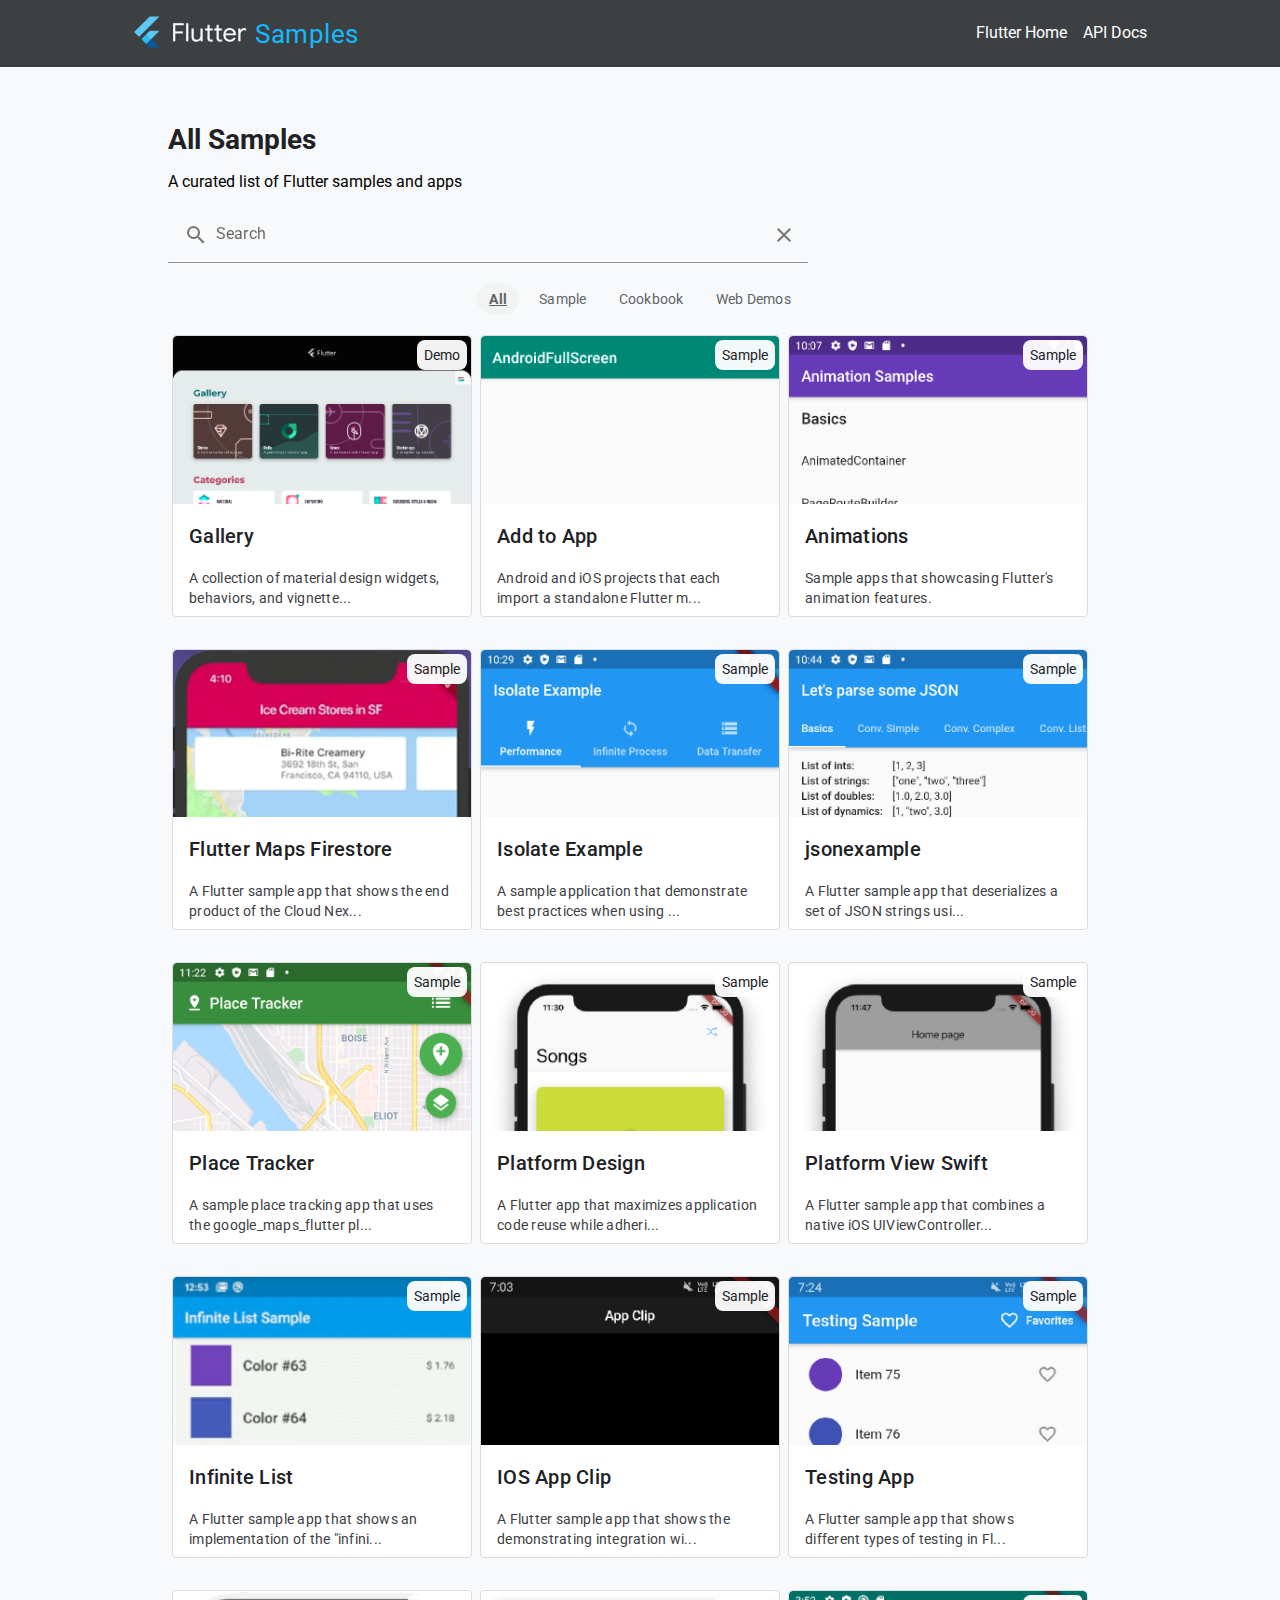
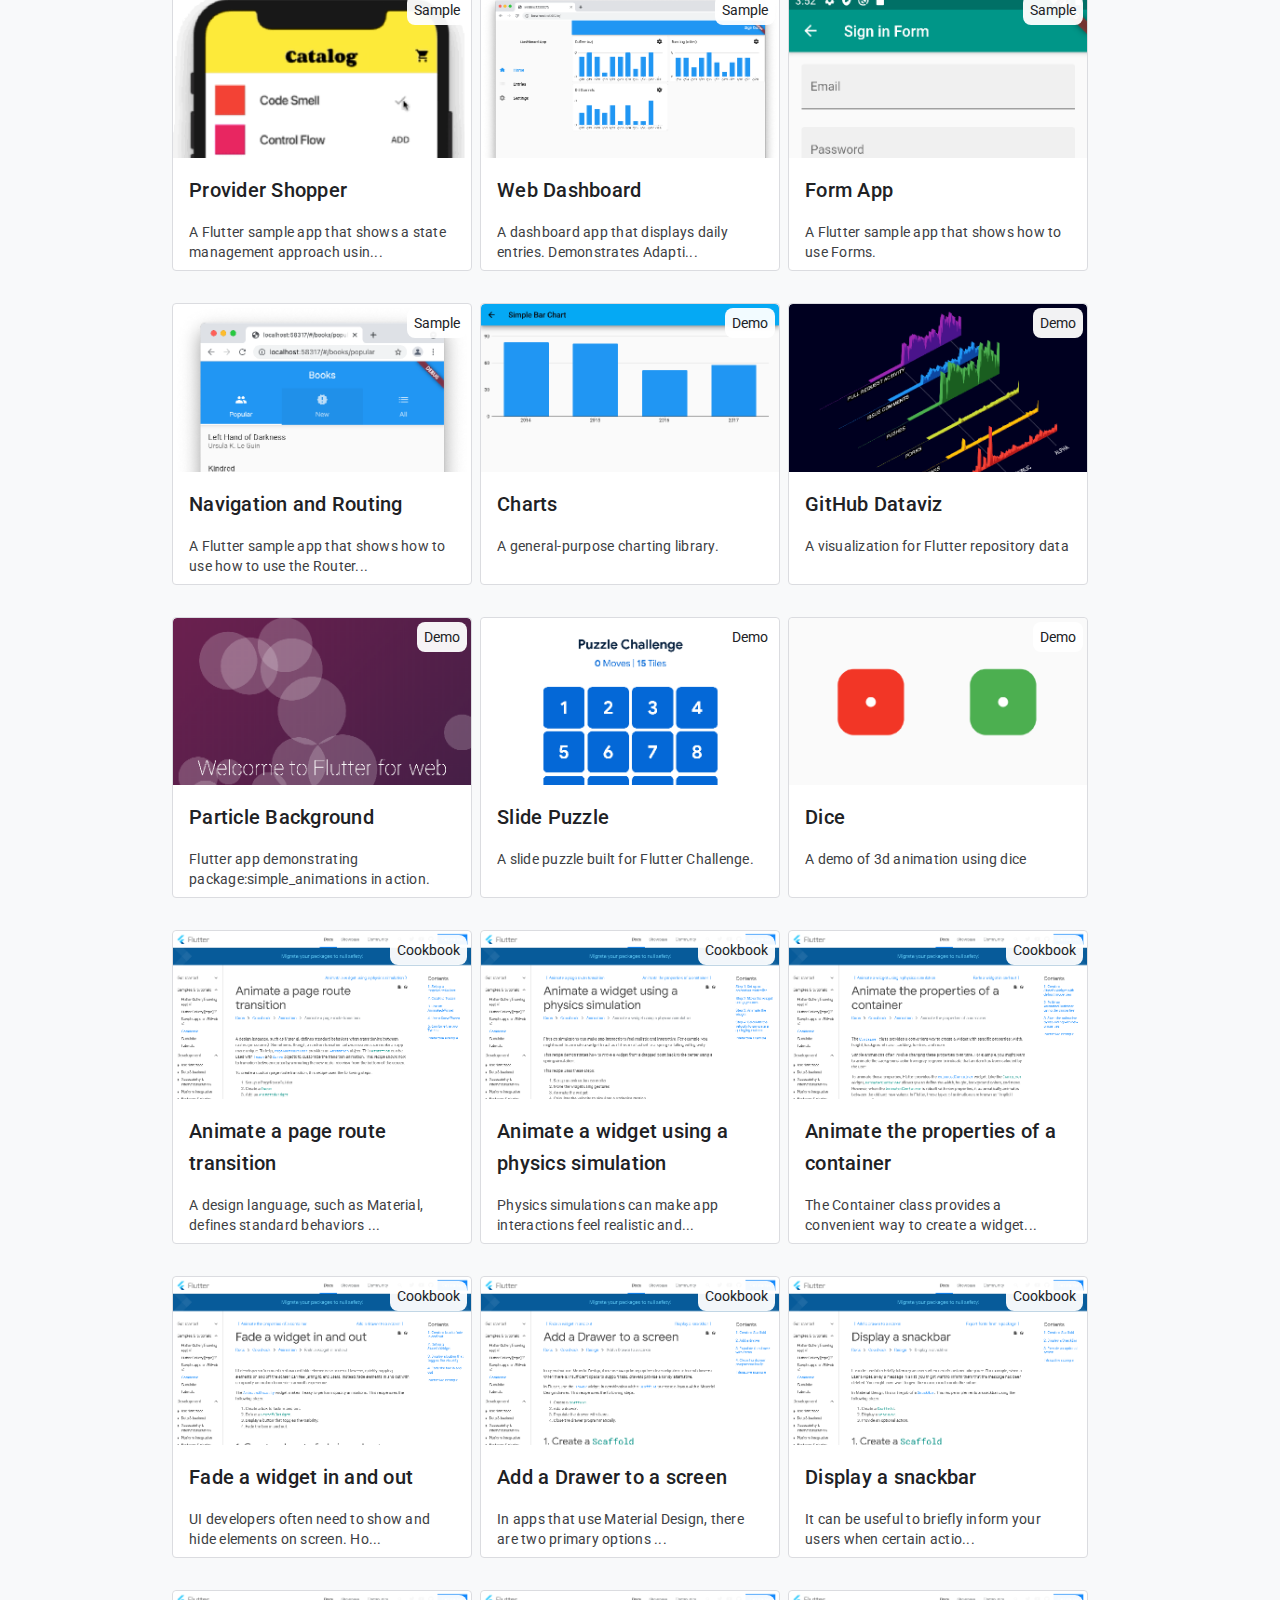
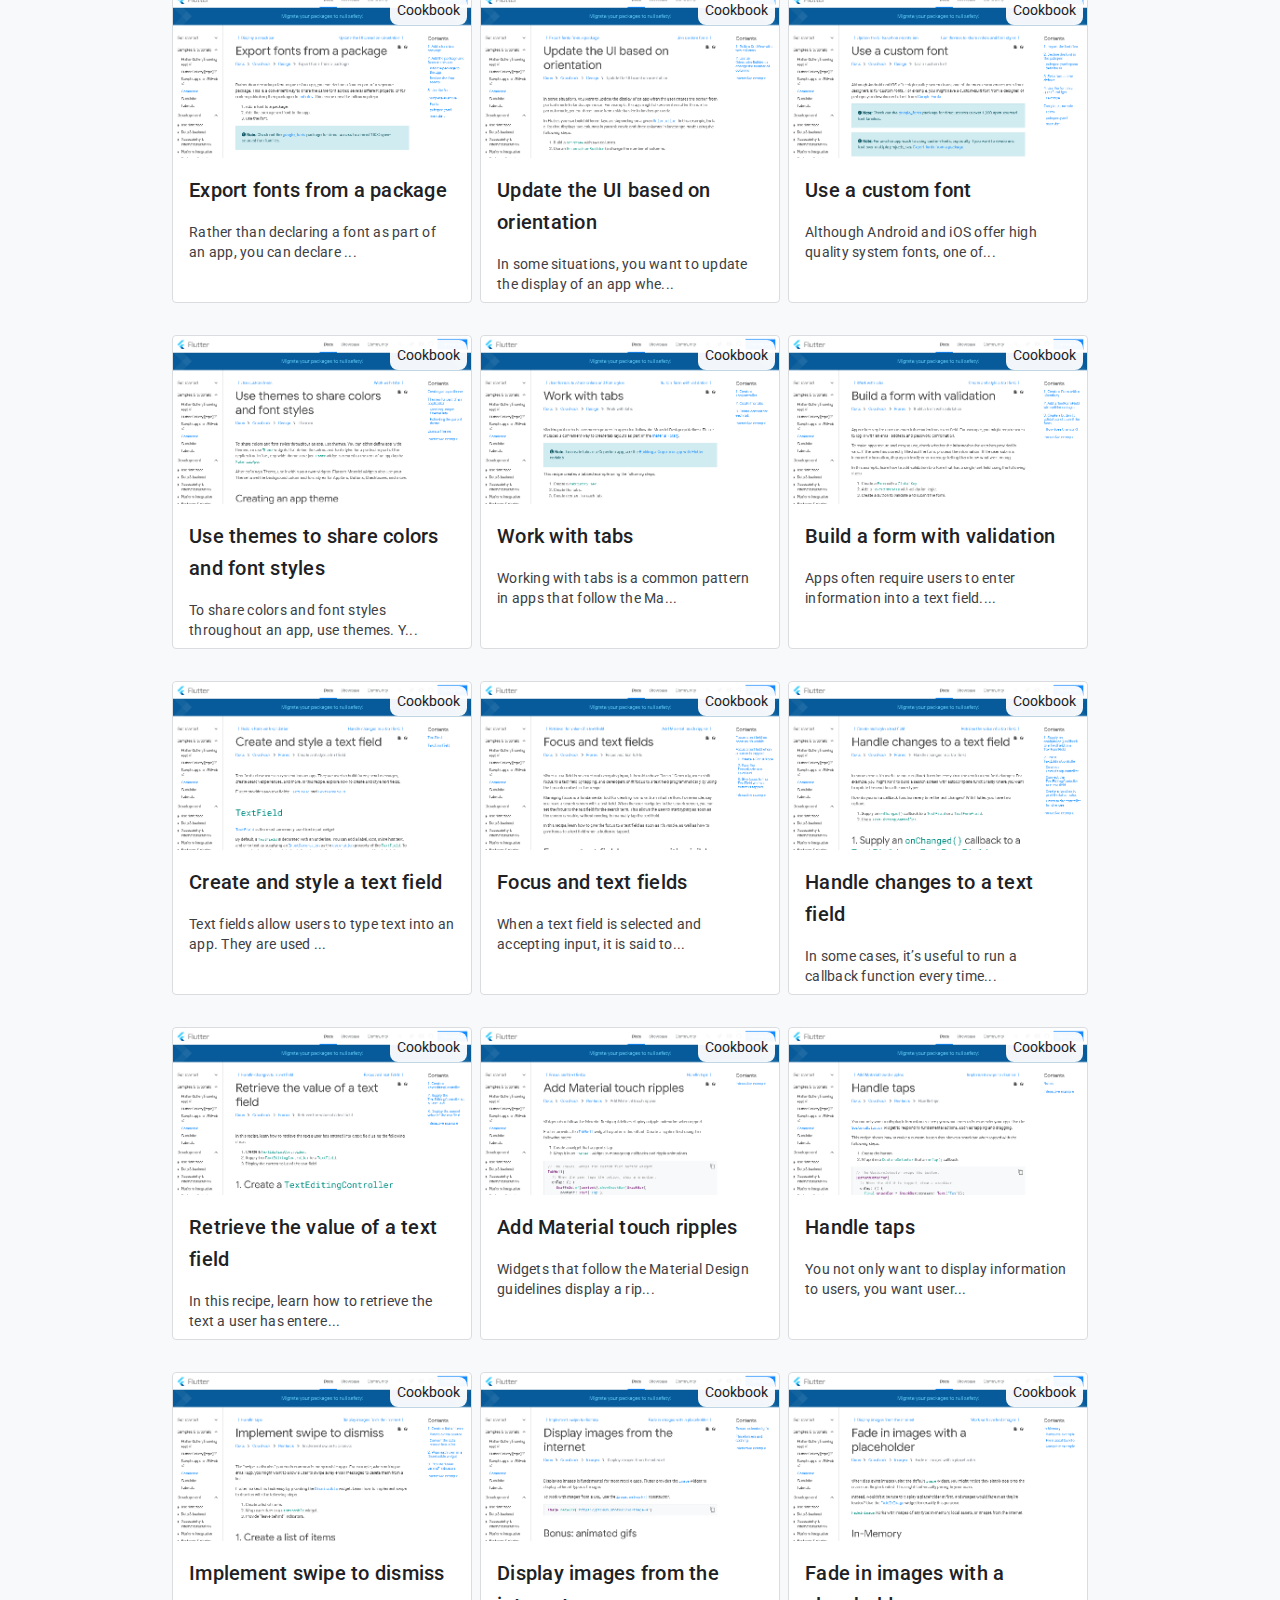
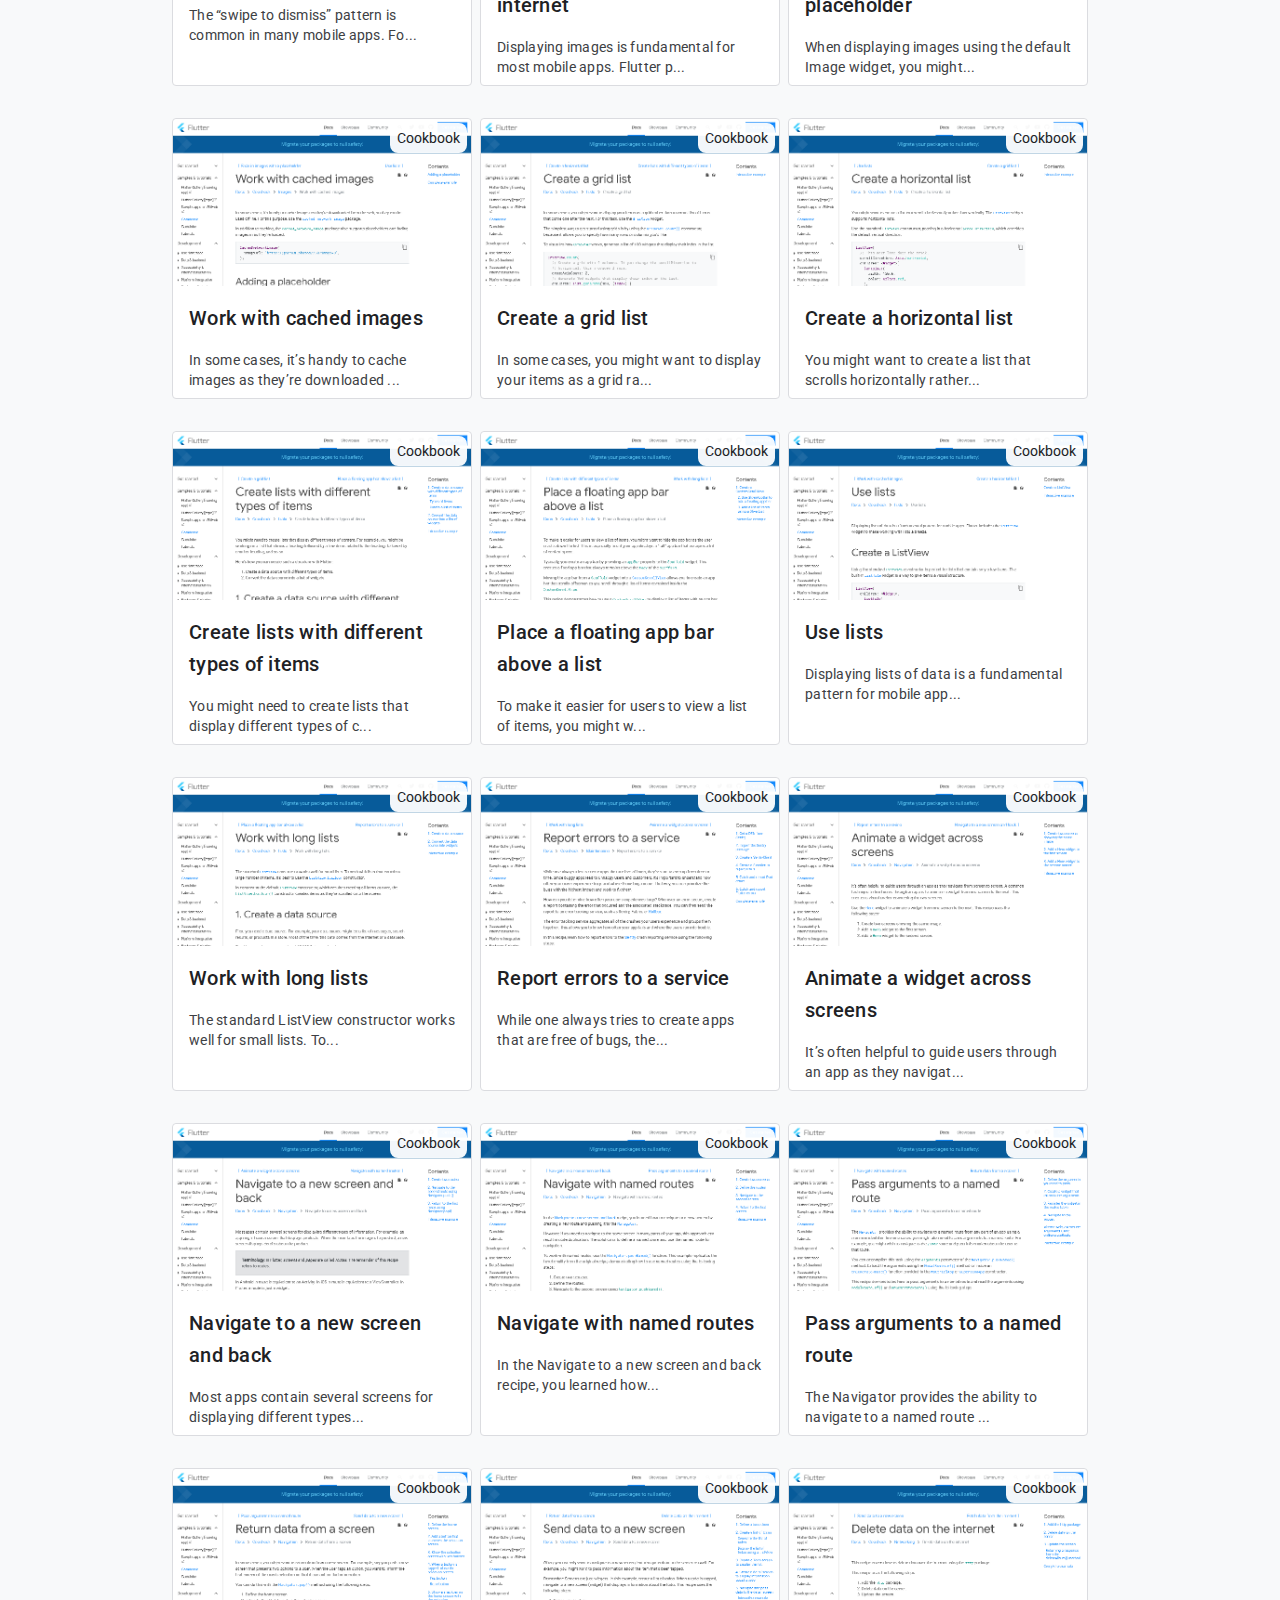
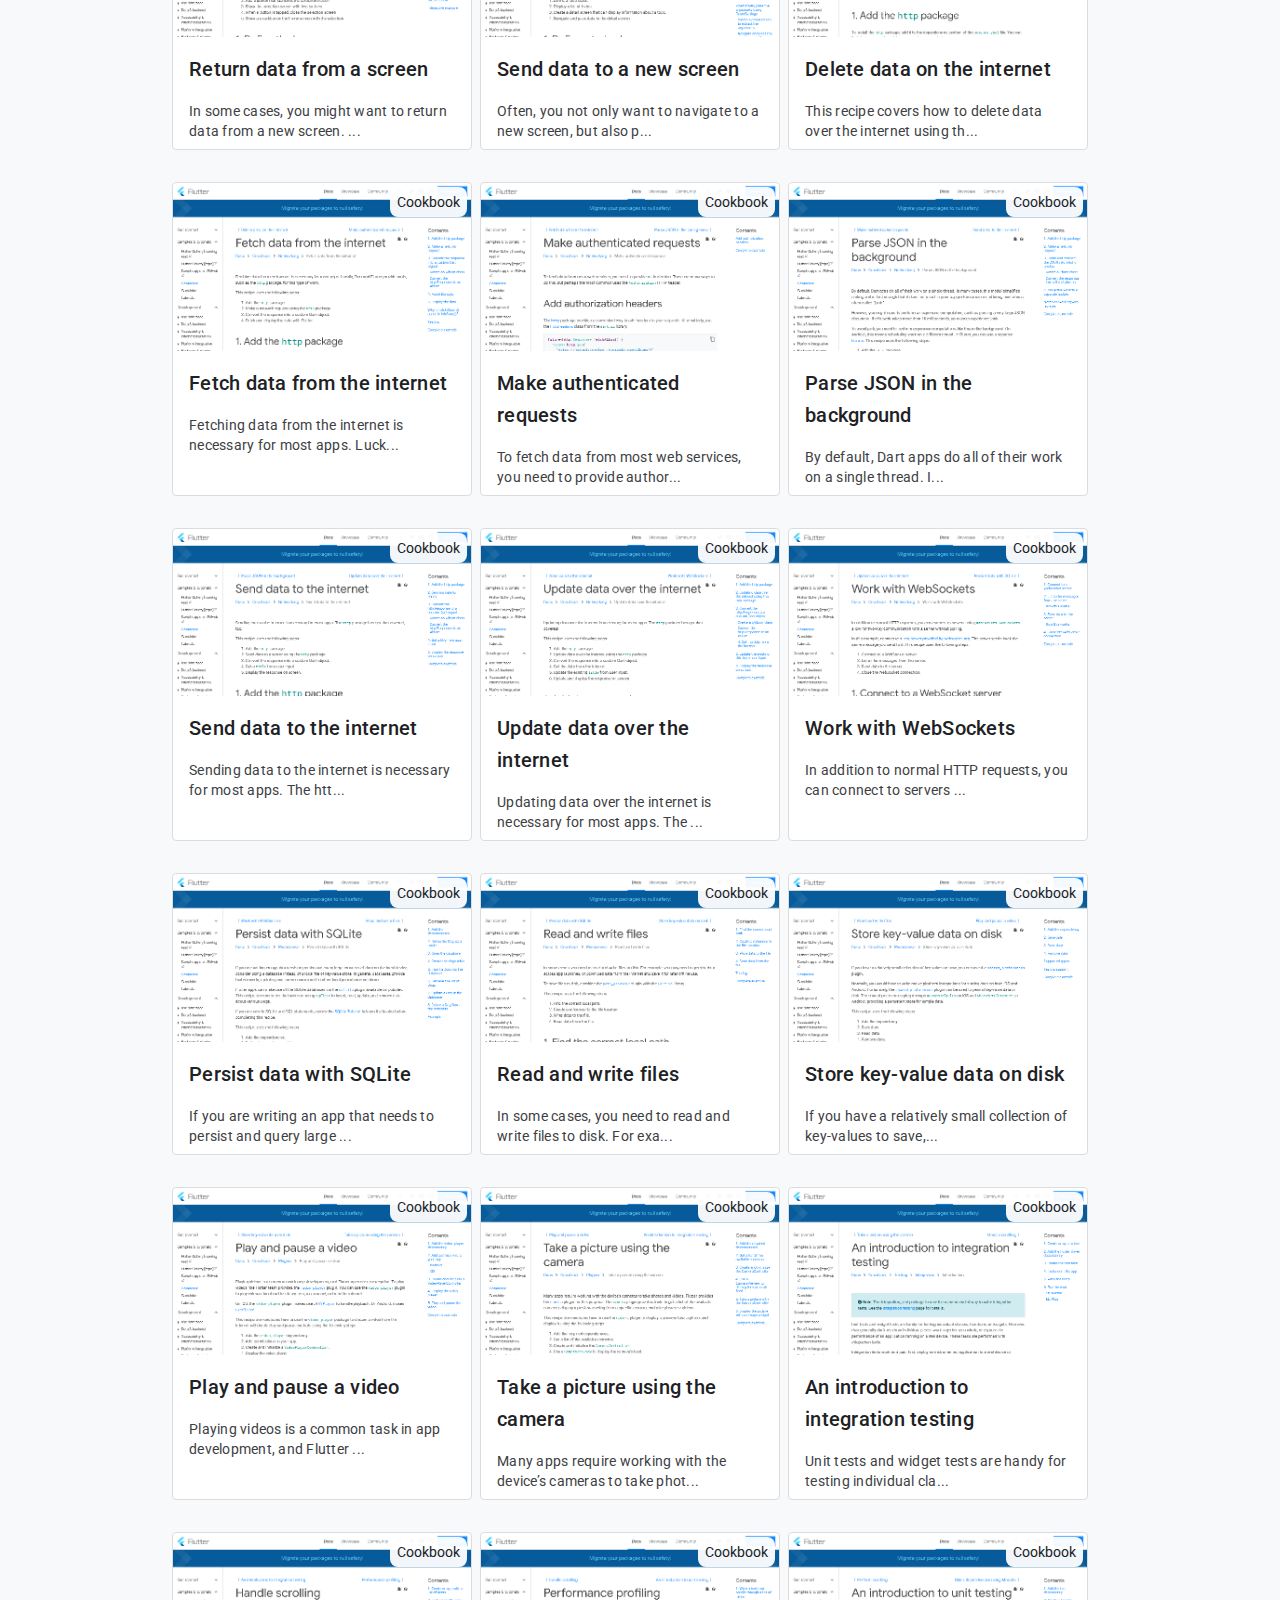
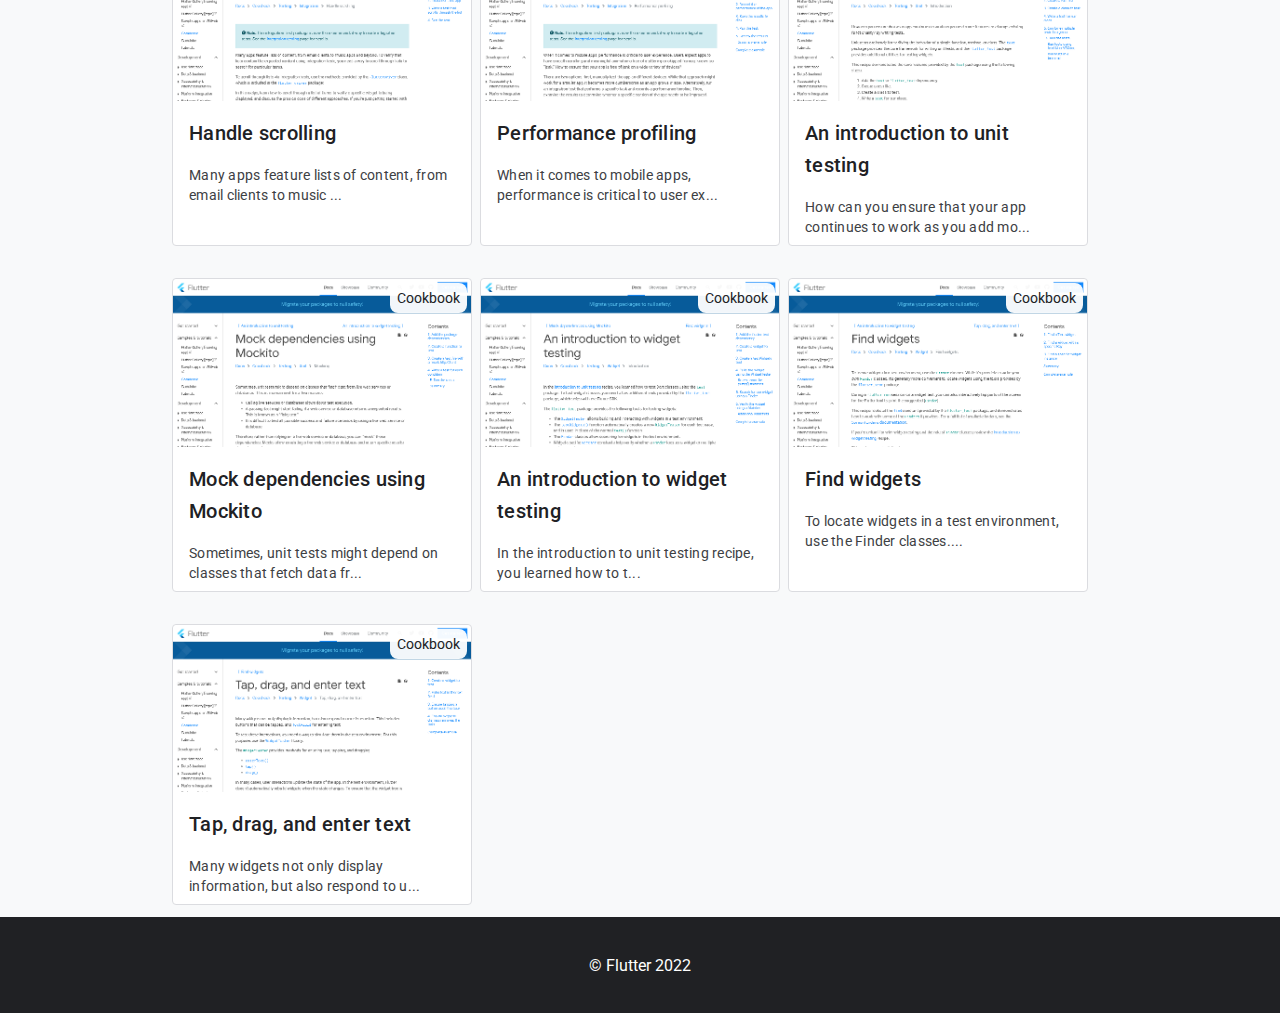
<file: index.html>
<!DOCTYPE html>
<html lang="en">
<head>
  <meta charset="utf-8">
  <title>Flutter samples</title>
  <link href="styles.css" rel="stylesheet" media="screen">
  <link href="https://fonts.googleapis.com/css?family=Google+Sans|Google+Sans+Display|Roboto:300,400,500&display=swap" rel="stylesheet">
  <link href="https://fonts.googleapis.com/icon?family=Material+Icons" rel="stylesheet">
  <meta name="viewport" content="width=device-width, initial-scale=1">
  <script src="packages/mdc_web/material-components-web.min.js"></script>
  <script defer src="main.dart.js"></script>
  <script async src="https://www.googletagmanager.com/gtag/js?id=UA-67589403-8"></script>
  <script>
    window.dataLayer = window.dataLayer || [];
    function gtag(){dataLayer.push(arguments);}
    gtag('js', new Date());
    gtag('config', 'UA-67589403-8');
  </script>
</head>

<body>
  <div class="content">
    <div class="navbar">
      <a class="leading" href="./">
        <img src="images/logos/logo_lockup_flutter_horizontal_wht_96.png" />
        <span class="title">Samples</span>
      </a>
      <div class="nav-items">
        <a href="https://flutter.dev/">Flutter Home</a>
        <a href="https://api.flutter.dev/">API Docs</a>
      </div>
    </div>
    <div class="container">
      <div class="index-header">
        <h1>All Samples</h1>
        <p>A curated list of Flutter samples and apps</p>
      </div>
      <div class="search-container">
        <div id="search-bar" class="mdc-text-field mdc-text-field--with-leading-icon mdc-text-field--with-trailing-icon">
          <i class="material-icons mdc-text-field__icon">search</i>
          <i id="clear-button" class="material-icons mdc-text-field__icon" role="button" tabindex="0">clear</i>
          <input class="mdc-text-field__input" id="text-field-hero-input">
          <div class="mdc-line-ripple"></div>
          <label for="text-field-hero-input" class="mdc-floating-label">Search</label>
        </div>
      </div>
      <div class="filter-menu">
        <div class="filter-buttons">
          <div class="mdc-chip-set mdc-chip-set--choice" role="grid">
            <div class="mdc-chip mdc-chip--selected" role="row">
              <div class="mdc-chip__ripple"></div>
              <span role="gridcell">
                <span role="button" tabindex="0" class="mdc-chip__text">All</span>
              </span>
            </div>
            <div class="mdc-chip" role="row">
              <div class="mdc-chip__ripple"></div>
              <span role="gridcell">
                <span role="button" tabindex="-1" class="mdc-chip__text">Sample</span>
              </span>
            </div>
            <div class="mdc-chip" role="row">
              <div class="mdc-chip__ripple"></div>
              <span role="gridcell">
                <span role="button" tabindex="-1" class="mdc-chip__text">Cookbook</span>
              </span>
            </div>
            <div class="mdc-chip" role="row">
              <div class="mdc-chip__ripple"></div>
              <span role="gridcell">
                <span role="button" tabindex="-1" class="mdc-chip__text">Web Demos</span>
              </span>
            </div>
          </div>
        </div>
        <div class="filter-end"></div>
      </div>
      <div class="grid">
        <div class="mdc-card demo-card mdc-elevation--z0" search-attrs="gallery tag:intermediate intermediate tag:sample sample tag:gallery gallery tag:material material tag:design design tag:vignettes vignettes platform:web web platform:ios ios platform:android android widget:AlertDialog widget:AppBar widget:BottomAppBar widget:BottomNavigationBar widget:BottomSheet widget:Card widget:Checkbox widget:ChoiceChip widget:CircularProgressIndicator widget:Container widget:CupertinoActivityIndicator widget:CupertinoAlertDialog widget:CupertinoButton widget:CupertinoButton widget:CupertinoDatePicker widget:CupertinoDialogAction widget:CupertinoNavigationBar widget:CupertinoPageScaffold widget:CupertinoSegmentedControl widget:CupertinoSlider widget:CupertinoSlidingSegmentedControl widget:CupertinoSliverRefreshControl widget:CupertinoSwitch widget:CupertinoTabView widget:CupertinoTextField widget:CupertinoTheme widget:DayPicker widget:FilterChip widget:FlatButton widget:FloatingActionButton widget:GridTile widget:GridView widget:Icon widget:InputChip widget:LayoutBuilder widget:LinearProgressIndicator widget:ListTile widget:ListView widget:MaterialBanner widget:MonthPicker widget:PaginatedDataTable widget:PopupMenuButton widget:PopupMenuItem widget:Radio widget:RaisedButton widget:RangeSlider widget:Scaffold widget:SimpleDialog widget:Slider widget:SnackBar widget:Switch widget:TabBar widget:TabBarView widget:TextField widget:TextFormField widget:Tooltip widget:YearPicker package:flutter/material package:flutter/cupertino package:google_fonts package:scoped_model type:demo">
        <div class="mdc-card__primary-action demo-card__primary-action" tabindex="0" href="gallery.html">
          <div class="mdc-card__media mdc-card__media--16-9 demo-card__media" style="background-image: url('images/gallery1_thumb.png');"></div>
          <div class="demo-card__label type-label">demo</div>
          <div class="demo-card__primary">
            <h2 class="demo-card__title mdc-typography mdc-typography--headline6">Gallery</h2>
          </div>
          <div class="demo-card__secondary mdc-typography mdc-typography--body2">A collection of material design widgets, behaviors, and vignette...</div>
        </div>
      </div>
      <div class="mdc-card demo-card mdc-elevation--z0" search-attrs="add to app tag:advanced advanced tag:sample sample tag:add-to-app add-to-app tag:android android tag:ios ios tag:native native tag:embedding embedding platform:ios ios platform:android android widget:WidgetsFlutterBinding widget:MethodChannel package:flutter/material package:flutter/services package:provider type:sample">
        <div class="mdc-card__primary-action demo-card__primary-action" tabindex="0" href="add_to_app.html">
          <div class="mdc-card__media mdc-card__media--16-9 demo-card__media" style="background-image: url('images/add_to_app1_thumb.png');"></div>
          <div class="demo-card__label type-label">sample</div>
          <div class="demo-card__primary">
            <h2 class="demo-card__title mdc-typography mdc-typography--headline6">Add to App</h2>
          </div>
          <div class="demo-card__secondary mdc-typography mdc-typography--body2">Android and iOS projects that each import a standalone Flutter m...</div>
        </div>
      </div>
      <div class="mdc-card demo-card mdc-elevation--z0" search-attrs="animations tag:intermediate intermediate tag:sample sample tag:animation animation platform:ios ios platform:android android platform:web web widget:AnimatedContainer widget:PageRouteBuilder widget:AnimationController widget:SingleTickerProviderStateMixin widget:Tween widget:AnimatedBuilder widget:TweenSequence widget:TweenSequenceItem package:flutter/material type:sample">
        <div class="mdc-card__primary-action demo-card__primary-action" tabindex="0" href="animations.html">
          <div class="mdc-card__media mdc-card__media--16-9 demo-card__media" style="background-image: url('images/animations1_thumb.png');"></div>
          <div class="demo-card__label type-label">sample</div>
          <div class="demo-card__primary">
            <h2 class="demo-card__title mdc-typography mdc-typography--headline6">Animations</h2>
          </div>
          <div class="demo-card__secondary mdc-typography mdc-typography--body2">Sample apps that showcasing Flutter's animation features.
      </div>
        </div>
      </div>
      <div class="mdc-card demo-card mdc-elevation--z0" search-attrs="flutter maps firestore tag:intermediate intermediate tag:sample sample tag:firebase firebase tag:maps maps platform:ios ios platform:android android widget:GoogleMap package:flutter/material package:cloud_firestore package:google_maps_flutter package:google_maps_webservice type:sample">
        <div class="mdc-card__primary-action demo-card__primary-action" tabindex="0" href="flutter_maps_firestore.html">
          <div class="mdc-card__media mdc-card__media--16-9 demo-card__media" style="background-image: url('images/flutter_maps_firestore1_thumb.png');"></div>
          <div class="demo-card__label type-label">sample</div>
          <div class="demo-card__primary">
            <h2 class="demo-card__title mdc-typography mdc-typography--headline6">Flutter Maps Firestore</h2>
          </div>
          <div class="demo-card__secondary mdc-typography mdc-typography--body2">A Flutter sample app that shows the end product of the Cloud Nex...</div>
        </div>
      </div>
      <div class="mdc-card demo-card mdc-elevation--z0" search-attrs="isolate example tag:intermediate intermediate tag:sample sample tag:isolates isolates tag:concurrency concurrency platform:ios ios platform:android android widget:FutureBuilder widget:AnimationController package:dart:isolate package:dart:math type:sample">
        <div class="mdc-card__primary-action demo-card__primary-action" tabindex="0" href="isolate_example.html">
          <div class="mdc-card__media mdc-card__media--16-9 demo-card__media" style="background-image: url('images/isolate1_thumb.png');"></div>
          <div class="demo-card__label type-label">sample</div>
          <div class="demo-card__primary">
            <h2 class="demo-card__title mdc-typography mdc-typography--headline6">Isolate Example</h2>
          </div>
          <div class="demo-card__secondary mdc-typography mdc-typography--body2">A sample application that demonstrate best practices when using ...</div>
        </div>
      </div>
      <div class="mdc-card demo-card mdc-elevation--z0" search-attrs="jsonexample tag:beginner beginner tag:sample sample platform:ios ios platform:android android widget:Table widget:TableRow package:json_serializable package:built_value package:built_collection package:json_annotation package:build_runner package:built_value_generator type:sample">
        <div class="mdc-card__primary-action demo-card__primary-action" tabindex="0" href="jsonexample.html">
          <div class="mdc-card__media mdc-card__media--16-9 demo-card__media" style="background-image: url('images/jsonexample1_thumb.png');"></div>
          <div class="demo-card__label type-label">sample</div>
          <div class="demo-card__primary">
            <h2 class="demo-card__title mdc-typography mdc-typography--headline6">jsonexample</h2>
          </div>
          <div class="demo-card__secondary mdc-typography mdc-typography--body2">A Flutter sample app that deserializes a set of JSON strings usi...</div>
        </div>
      </div>
      <div class="mdc-card demo-card mdc-elevation--z0" search-attrs="place tracker tag:intermediate intermediate tag:sample sample tag:json json tag:serialization serialization platform:android android widget:GoogleMap package:google_maps_flutter type:sample">
        <div class="mdc-card__primary-action demo-card__primary-action" tabindex="0" href="place_tracker.html">
          <div class="mdc-card__media mdc-card__media--16-9 demo-card__media" style="background-image: url('images/place_tracker1_thumb.png');"></div>
          <div class="demo-card__label type-label">sample</div>
          <div class="demo-card__primary">
            <h2 class="demo-card__title mdc-typography mdc-typography--headline6">Place Tracker</h2>
          </div>
          <div class="demo-card__secondary mdc-typography mdc-typography--body2">A sample place tracking app that uses the google_maps_flutter pl...</div>
        </div>
      </div>
      <div class="mdc-card demo-card mdc-elevation--z0" search-attrs="platform design tag:advanced advanced tag:sample sample tag:ios ios platform:ios ios platform:android android widget:TargetPlatform package:flutter/material package:flutter/cupertino type:sample">
        <div class="mdc-card__primary-action demo-card__primary-action" tabindex="0" href="platform_design.html">
          <div class="mdc-card__media mdc-card__media--16-9 demo-card__media" style="background-image: url('images/platform_design1_thumb.png');"></div>
          <div class="demo-card__label type-label">sample</div>
          <div class="demo-card__primary">
            <h2 class="demo-card__title mdc-typography mdc-typography--headline6">Platform Design</h2>
          </div>
          <div class="demo-card__secondary mdc-typography mdc-typography--body2">A Flutter app that maximizes application code reuse while adheri...</div>
        </div>
      </div>
      <div class="mdc-card demo-card mdc-elevation--z0" search-attrs="platform view swift tag:advanced advanced tag:sample sample tag:ios ios platform:ios ios widget:MethodChannel package:flutter/material package:flutter/services type:sample">
        <div class="mdc-card__primary-action demo-card__primary-action" tabindex="0" href="platform_view_swift.html">
          <div class="mdc-card__media mdc-card__media--16-9 demo-card__media" style="background-image: url('images/platform_view_swift1_thumb.png');"></div>
          <div class="demo-card__label type-label">sample</div>
          <div class="demo-card__primary">
            <h2 class="demo-card__title mdc-typography mdc-typography--headline6">Platform View Swift</h2>
          </div>
          <div class="demo-card__secondary mdc-typography mdc-typography--body2">A Flutter sample app that combines a native iOS UIViewController...</div>
        </div>
      </div>
      <div class="mdc-card demo-card mdc-elevation--z0" search-attrs="infinite list tag:sample sample tag:material material tag:design design tag:android android tag:ios ios platform:ios ios platform:android android widget:Selector widget:AppBar widget:ListTile widget:ListView package:provider package:meta type:sample">
        <div class="mdc-card__primary-action demo-card__primary-action" tabindex="0" href="infinite_list.html">
          <div class="mdc-card__media mdc-card__media--16-9 demo-card__media" style="background-image: url('images/infinite_list_thumb.png');"></div>
          <div class="demo-card__label type-label">sample</div>
          <div class="demo-card__primary">
            <h2 class="demo-card__title mdc-typography mdc-typography--headline6">Infinite List</h2>
          </div>
          <div class="demo-card__secondary mdc-typography mdc-typography--body2">A Flutter sample app that shows an implementation of the "infini...</div>
        </div>
      </div>
      <div class="mdc-card demo-card mdc-elevation--z0" search-attrs="ios app clip tag:sample sample tag:device info device info tag:ios ios platform:ios ios widget:CupertinoApp widget:AppBar widget:FlutterLogo package:device_info type:sample">
        <div class="mdc-card__primary-action demo-card__primary-action" tabindex="0" href="i_o_s_app_clip.html">
          <div class="mdc-card__media mdc-card__media--16-9 demo-card__media" style="background-image: url('images/ios_app_clip_thumb.png');"></div>
          <div class="demo-card__label type-label">sample</div>
          <div class="demo-card__primary">
            <h2 class="demo-card__title mdc-typography mdc-typography--headline6">IOS App Clip</h2>
          </div>
          <div class="demo-card__secondary mdc-typography mdc-typography--body2">A Flutter sample app that shows the demonstrating integration wi...</div>
        </div>
      </div>
      <div class="mdc-card demo-card mdc-elevation--z0" search-attrs="testing app tag:sample sample tag:material material tag:android android tag:ios ios platform:ios ios platform:android android widget:AppBar widget:ListTile widget:ListView widget:Snackbar package:provider type:sample">
        <div class="mdc-card__primary-action demo-card__primary-action" tabindex="0" href="testing_app.html">
          <div class="mdc-card__media mdc-card__media--16-9 demo-card__media" style="background-image: url('images/testing_app1_thumb.png');"></div>
          <div class="demo-card__label type-label">sample</div>
          <div class="demo-card__primary">
            <h2 class="demo-card__title mdc-typography mdc-typography--headline6">Testing App</h2>
          </div>
          <div class="demo-card__secondary mdc-typography mdc-typography--body2">A Flutter sample app that shows different types of testing in Fl...</div>
        </div>
      </div>
      <div class="mdc-card demo-card mdc-elevation--z0" search-attrs="provider shopper tag:intermediate intermediate tag:sample sample tag:provider provider platform:ios ios platform:android android platform:web web widget:Provider widget:MultiProvider widget:ChangeNotifier package:provider type:sample">
        <div class="mdc-card__primary-action demo-card__primary-action" tabindex="0" href="provider_shopper.html">
          <div class="mdc-card__media mdc-card__media--16-9 demo-card__media" style="background-image: url('images/provider_shopper1_thumb.png');"></div>
          <div class="demo-card__label type-label">sample</div>
          <div class="demo-card__primary">
            <h2 class="demo-card__title mdc-typography mdc-typography--headline6">Provider Shopper</h2>
          </div>
          <div class="demo-card__secondary mdc-typography mdc-typography--body2">A Flutter sample app that shows a state management approach usin...</div>
        </div>
      </div>
      <div class="mdc-card demo-card mdc-elevation--z0" search-attrs="web dashboard tag:intermediate intermediate tag:sample sample tag:firebase firebase platform:ios ios platform:android android platform:web web widget:AdaptiveScaffold widget:NavigationRail widget:FutureBuilder widget:StreamBuilder package:firebase type:sample">
        <div class="mdc-card__primary-action demo-card__primary-action" tabindex="0" href="web_dashboard.html">
          <div class="mdc-card__media mdc-card__media--16-9 demo-card__media" style="background-image: url('images/web_dashboard1_thumb.png');"></div>
          <div class="demo-card__label type-label">sample</div>
          <div class="demo-card__primary">
            <h2 class="demo-card__title mdc-typography mdc-typography--headline6">Web Dashboard</h2>
          </div>
          <div class="demo-card__secondary mdc-typography mdc-typography--body2">A dashboard app that displays daily entries. Demonstrates Adapti...</div>
        </div>
      </div>
      <div class="mdc-card demo-card mdc-elevation--z0" search-attrs="form app tag:intermediate intermediate tag:sample sample tag:forms forms platform:ios ios platform:android android platform:web web widget:Form type:sample">
        <div class="mdc-card__primary-action demo-card__primary-action" tabindex="0" href="form_app.html">
          <div class="mdc-card__media mdc-card__media--16-9 demo-card__media" style="background-image: url('images/form_app1_thumb.png');"></div>
          <div class="demo-card__label type-label">sample</div>
          <div class="demo-card__primary">
            <h2 class="demo-card__title mdc-typography mdc-typography--headline6">Form App</h2>
          </div>
          <div class="demo-card__secondary mdc-typography mdc-typography--body2">A Flutter sample app that shows how to use Forms.
      </div>
        </div>
      </div>
      <div class="mdc-card demo-card mdc-elevation--z0" search-attrs="navigation and routing tag:advanced advanced tag:sample sample tag:navigation navigation tag:router router platform:ios ios platform:android android platform:web web widget:Router type:sample">
        <div class="mdc-card__primary-action demo-card__primary-action" tabindex="0" href="navigation_and_routing.html">
          <div class="mdc-card__media mdc-card__media--16-9 demo-card__media" style="background-image: url('images/navigation_and_routing1_thumb.png');"></div>
          <div class="demo-card__label type-label">sample</div>
          <div class="demo-card__primary">
            <h2 class="demo-card__title mdc-typography mdc-typography--headline6">Navigation and Routing</h2>
          </div>
          <div class="demo-card__secondary mdc-typography mdc-typography--body2">A Flutter sample app that shows how to use how to use the Router...</div>
        </div>
      </div>
      <div class="mdc-card demo-card mdc-elevation--z0" search-attrs="charts tag:demo demo tag:charts charts platform:ios ios platform:android android platform:web web type:demo">
        <div class="mdc-card__primary-action demo-card__primary-action" tabindex="0" href="charts.html">
          <div class="mdc-card__media mdc-card__media--16-9 demo-card__media" style="background-image: url('images/charts1_thumb.png');"></div>
          <div class="demo-card__label type-label">demo</div>
          <div class="demo-card__primary">
            <h2 class="demo-card__title mdc-typography mdc-typography--headline6">Charts</h2>
          </div>
          <div class="demo-card__secondary mdc-typography mdc-typography--body2">A general-purpose charting library.
      </div>
        </div>
      </div>
      <div class="mdc-card demo-card mdc-elevation--z0" search-attrs="github dataviz tag:demo demo tag:data data tag:visualization visualization platform:web web type:demo">
        <div class="mdc-card__primary-action demo-card__primary-action" tabindex="0" href="git_hub_dataviz.html">
          <div class="mdc-card__media mdc-card__media--16-9 demo-card__media" style="background-image: url('images/github_dataviz1_thumb.png');"></div>
          <div class="demo-card__label type-label">demo</div>
          <div class="demo-card__primary">
            <h2 class="demo-card__title mdc-typography mdc-typography--headline6">GitHub Dataviz</h2>
          </div>
          <div class="demo-card__secondary mdc-typography mdc-typography--body2">A visualization for Flutter repository data
      </div>
        </div>
      </div>
      <div class="mdc-card demo-card mdc-elevation--z0" search-attrs="particle background tag:demo demo tag:animation animation platform:web web type:demo">
        <div class="mdc-card__primary-action demo-card__primary-action" tabindex="0" href="particle_background.html">
          <div class="mdc-card__media mdc-card__media--16-9 demo-card__media" style="background-image: url('images/particle_background1_thumb.png');"></div>
          <div class="demo-card__label type-label">demo</div>
          <div class="demo-card__primary">
            <h2 class="demo-card__title mdc-typography mdc-typography--headline6">Particle Background</h2>
          </div>
          <div class="demo-card__secondary mdc-typography mdc-typography--body2">Flutter app demonstrating package:simple_animations in action.
      </div>
        </div>
      </div>
      <div class="mdc-card demo-card mdc-elevation--z0" search-attrs="slide puzzle tag:demo demo tag:game game platform:web web type:demo">
        <div class="mdc-card__primary-action demo-card__primary-action" tabindex="0" href="slide_puzzle.html">
          <div class="mdc-card__media mdc-card__media--16-9 demo-card__media" style="background-image: url('images/slide_puzzle1_thumb.png');"></div>
          <div class="demo-card__label type-label">demo</div>
          <div class="demo-card__primary">
            <h2 class="demo-card__title mdc-typography mdc-typography--headline6">Slide Puzzle</h2>
          </div>
          <div class="demo-card__secondary mdc-typography mdc-typography--body2">A slide puzzle built for Flutter Challenge.
      </div>
        </div>
      </div>
      <div class="mdc-card demo-card mdc-elevation--z0" search-attrs="dice tag:demo demo tag:animation animation platform:web web type:demo">
        <div class="mdc-card__primary-action demo-card__primary-action" tabindex="0" href="dice.html">
          <div class="mdc-card__media mdc-card__media--16-9 demo-card__media" style="background-image: url('images/dice_thumb.png');"></div>
          <div class="demo-card__label type-label">demo</div>
          <div class="demo-card__primary">
            <h2 class="demo-card__title mdc-typography mdc-typography--headline6">Dice</h2>
          </div>
          <div class="demo-card__secondary mdc-typography mdc-typography--body2">A demo of 3d animation using dice
      </div>
        </div>
      </div>
      <div class="mdc-card demo-card mdc-elevation--z0" search-attrs="animate a page route transition tag:cookbook cookbook tag:animation animation type:cookbook">
        <div class="mdc-card__primary-action demo-card__primary-action" tabindex="0" href="animate_a_page_route_transition.html">
          <div class="mdc-card__media mdc-card__media--16-9 demo-card__media" style="background-image: url('images/cookbook/animation-page-route-animation_thumb.png');"></div>
          <div class="demo-card__label type-label">cookbook</div>
          <div class="demo-card__primary">
            <h2 class="demo-card__title mdc-typography mdc-typography--headline6">Animate a page route transition</h2>
          </div>
          <div class="demo-card__secondary mdc-typography mdc-typography--body2">A design language, such as Material, defines standard behaviors ...</div>
        </div>
      </div>
      <div class="mdc-card demo-card mdc-elevation--z0" search-attrs="animate a widget using a physics simulation tag:cookbook cookbook tag:animation animation type:cookbook">
        <div class="mdc-card__primary-action demo-card__primary-action" tabindex="0" href="animate_a_widget_using_a_physics_simulation.html">
          <div class="mdc-card__media mdc-card__media--16-9 demo-card__media" style="background-image: url('images/cookbook/animation-physics-simulation_thumb.png');"></div>
          <div class="demo-card__label type-label">cookbook</div>
          <div class="demo-card__primary">
            <h2 class="demo-card__title mdc-typography mdc-typography--headline6">Animate a widget using a physics simulation</h2>
          </div>
          <div class="demo-card__secondary mdc-typography mdc-typography--body2">Physics simulations can make app interactions feel realistic and...</div>
        </div>
      </div>
      <div class="mdc-card demo-card mdc-elevation--z0" search-attrs="animate the properties of a container tag:cookbook cookbook tag:animation animation type:cookbook">
        <div class="mdc-card__primary-action demo-card__primary-action" tabindex="0" href="animate_the_properties_of_a_container.html">
          <div class="mdc-card__media mdc-card__media--16-9 demo-card__media" style="background-image: url('images/cookbook/animation-animated-container_thumb.png');"></div>
          <div class="demo-card__label type-label">cookbook</div>
          <div class="demo-card__primary">
            <h2 class="demo-card__title mdc-typography mdc-typography--headline6">Animate the properties of a container</h2>
          </div>
          <div class="demo-card__secondary mdc-typography mdc-typography--body2">The Container class provides a convenient way
      to create a widget...</div>
        </div>
      </div>
      <div class="mdc-card demo-card mdc-elevation--z0" search-attrs="fade a widget in and out tag:cookbook cookbook tag:animation animation type:cookbook">
        <div class="mdc-card__primary-action demo-card__primary-action" tabindex="0" href="fade_a_widget_in_and_out.html">
          <div class="mdc-card__media mdc-card__media--16-9 demo-card__media" style="background-image: url('images/cookbook/animation-opacity-animation_thumb.png');"></div>
          <div class="demo-card__label type-label">cookbook</div>
          <div class="demo-card__primary">
            <h2 class="demo-card__title mdc-typography mdc-typography--headline6">Fade a widget in and out</h2>
          </div>
          <div class="demo-card__secondary mdc-typography mdc-typography--body2">UI developers often need to show and hide elements on screen.
      Ho...</div>
        </div>
      </div>
      <div class="mdc-card demo-card mdc-elevation--z0" search-attrs="add a drawer to a screen tag:cookbook cookbook tag:design design type:cookbook">
        <div class="mdc-card__primary-action demo-card__primary-action" tabindex="0" href="add_a_drawer_to_a_screen.html">
          <div class="mdc-card__media mdc-card__media--16-9 demo-card__media" style="background-image: url('images/cookbook/design-drawer_thumb.png');"></div>
          <div class="demo-card__label type-label">cookbook</div>
          <div class="demo-card__primary">
            <h2 class="demo-card__title mdc-typography mdc-typography--headline6">Add a Drawer to a screen</h2>
          </div>
          <div class="demo-card__secondary mdc-typography mdc-typography--body2">In apps that use Material Design,
      there are two primary options ...</div>
        </div>
      </div>
      <div class="mdc-card demo-card mdc-elevation--z0" search-attrs="display a snackbar tag:cookbook cookbook tag:design design type:cookbook">
        <div class="mdc-card__primary-action demo-card__primary-action" tabindex="0" href="display_a_snackbar.html">
          <div class="mdc-card__media mdc-card__media--16-9 demo-card__media" style="background-image: url('images/cookbook/design-snackbars_thumb.png');"></div>
          <div class="demo-card__label type-label">cookbook</div>
          <div class="demo-card__primary">
            <h2 class="demo-card__title mdc-typography mdc-typography--headline6">Display a snackbar</h2>
          </div>
          <div class="demo-card__secondary mdc-typography mdc-typography--body2">It can be useful to briefly inform your users when certain actio...</div>
        </div>
      </div>
      <div class="mdc-card demo-card mdc-elevation--z0" search-attrs="export fonts from a package tag:cookbook cookbook tag:design design type:cookbook">
        <div class="mdc-card__primary-action demo-card__primary-action" tabindex="0" href="export_fonts_from_a_package.html">
          <div class="mdc-card__media mdc-card__media--16-9 demo-card__media" style="background-image: url('images/cookbook/design-package-fonts_thumb.png');"></div>
          <div class="demo-card__label type-label">cookbook</div>
          <div class="demo-card__primary">
            <h2 class="demo-card__title mdc-typography mdc-typography--headline6">Export fonts from a package</h2>
          </div>
          <div class="demo-card__secondary mdc-typography mdc-typography--body2">Rather than declaring a font as part of an app,
      you can declare ...</div>
        </div>
      </div>
      <div class="mdc-card demo-card mdc-elevation--z0" search-attrs="update the ui based on orientation tag:cookbook cookbook tag:design design type:cookbook">
        <div class="mdc-card__primary-action demo-card__primary-action" tabindex="0" href="update_the_u_i_based_on_orientation.html">
          <div class="mdc-card__media mdc-card__media--16-9 demo-card__media" style="background-image: url('images/cookbook/design-orientation_thumb.png');"></div>
          <div class="demo-card__label type-label">cookbook</div>
          <div class="demo-card__primary">
            <h2 class="demo-card__title mdc-typography mdc-typography--headline6">Update the UI based on orientation</h2>
          </div>
          <div class="demo-card__secondary mdc-typography mdc-typography--body2">In some situations,
      you want to update the display of an app whe...</div>
        </div>
      </div>
      <div class="mdc-card demo-card mdc-elevation--z0" search-attrs="use a custom font tag:cookbook cookbook tag:design design type:cookbook">
        <div class="mdc-card__primary-action demo-card__primary-action" tabindex="0" href="use_a_custom_font.html">
          <div class="mdc-card__media mdc-card__media--16-9 demo-card__media" style="background-image: url('images/cookbook/design-fonts_thumb.png');"></div>
          <div class="demo-card__label type-label">cookbook</div>
          <div class="demo-card__primary">
            <h2 class="demo-card__title mdc-typography mdc-typography--headline6">Use a custom font</h2>
          </div>
          <div class="demo-card__secondary mdc-typography mdc-typography--body2">Although Android and iOS offer high quality system fonts,
      one of...</div>
        </div>
      </div>
      <div class="mdc-card demo-card mdc-elevation--z0" search-attrs="use themes to share colors and font styles tag:cookbook cookbook tag:design design type:cookbook">
        <div class="mdc-card__primary-action demo-card__primary-action" tabindex="0" href="use_themes_to_share_colors_and_font_styles.html">
          <div class="mdc-card__media mdc-card__media--16-9 demo-card__media" style="background-image: url('images/cookbook/design-themes_thumb.png');"></div>
          <div class="demo-card__label type-label">cookbook</div>
          <div class="demo-card__primary">
            <h2 class="demo-card__title mdc-typography mdc-typography--headline6">Use themes to share colors and font styles</h2>
          </div>
          <div class="demo-card__secondary mdc-typography mdc-typography--body2">To share colors and font styles throughout an app, use themes.
      Y...</div>
        </div>
      </div>
      <div class="mdc-card demo-card mdc-elevation--z0" search-attrs="work with tabs tag:cookbook cookbook tag:design design type:cookbook">
        <div class="mdc-card__primary-action demo-card__primary-action" tabindex="0" href="work_with_tabs.html">
          <div class="mdc-card__media mdc-card__media--16-9 demo-card__media" style="background-image: url('images/cookbook/design-tabs_thumb.png');"></div>
          <div class="demo-card__label type-label">cookbook</div>
          <div class="demo-card__primary">
            <h2 class="demo-card__title mdc-typography mdc-typography--headline6">Work with tabs</h2>
          </div>
          <div class="demo-card__secondary mdc-typography mdc-typography--body2">Working with tabs is a common pattern in apps that follow the
      Ma...</div>
        </div>
      </div>
      <div class="mdc-card demo-card mdc-elevation--z0" search-attrs="build a form with validation tag:cookbook cookbook tag:forms forms type:cookbook">
        <div class="mdc-card__primary-action demo-card__primary-action" tabindex="0" href="build_a_form_with_validation.html">
          <div class="mdc-card__media mdc-card__media--16-9 demo-card__media" style="background-image: url('images/cookbook/forms-validation_thumb.png');"></div>
          <div class="demo-card__label type-label">cookbook</div>
          <div class="demo-card__primary">
            <h2 class="demo-card__title mdc-typography mdc-typography--headline6">Build a form with validation</h2>
          </div>
          <div class="demo-card__secondary mdc-typography mdc-typography--body2">Apps often require users to enter information into a text field....</div>
        </div>
      </div>
      <div class="mdc-card demo-card mdc-elevation--z0" search-attrs="create and style a text field tag:cookbook cookbook tag:forms forms type:cookbook">
        <div class="mdc-card__primary-action demo-card__primary-action" tabindex="0" href="create_and_style_a_text_field.html">
          <div class="mdc-card__media mdc-card__media--16-9 demo-card__media" style="background-image: url('images/cookbook/forms-text-input_thumb.png');"></div>
          <div class="demo-card__label type-label">cookbook</div>
          <div class="demo-card__primary">
            <h2 class="demo-card__title mdc-typography mdc-typography--headline6">Create and style a text field</h2>
          </div>
          <div class="demo-card__secondary mdc-typography mdc-typography--body2">Text fields allow users to type text into an app.
      They are used ...</div>
        </div>
      </div>
      <div class="mdc-card demo-card mdc-elevation--z0" search-attrs="focus and text fields tag:cookbook cookbook tag:forms forms type:cookbook">
        <div class="mdc-card__primary-action demo-card__primary-action" tabindex="0" href="focus_and_text_fields.html">
          <div class="mdc-card__media mdc-card__media--16-9 demo-card__media" style="background-image: url('images/cookbook/forms-focus_thumb.png');"></div>
          <div class="demo-card__label type-label">cookbook</div>
          <div class="demo-card__primary">
            <h2 class="demo-card__title mdc-typography mdc-typography--headline6">Focus and text fields</h2>
          </div>
          <div class="demo-card__secondary mdc-typography mdc-typography--body2">When a text field is selected and accepting input,
      it is said to...</div>
        </div>
      </div>
      <div class="mdc-card demo-card mdc-elevation--z0" search-attrs="handle changes to a text field tag:cookbook cookbook tag:forms forms type:cookbook">
        <div class="mdc-card__primary-action demo-card__primary-action" tabindex="0" href="handle_changes_to_a_text_field.html">
          <div class="mdc-card__media mdc-card__media--16-9 demo-card__media" style="background-image: url('images/cookbook/forms-text-field-changes_thumb.png');"></div>
          <div class="demo-card__label type-label">cookbook</div>
          <div class="demo-card__primary">
            <h2 class="demo-card__title mdc-typography mdc-typography--headline6">Handle changes to a text field</h2>
          </div>
          <div class="demo-card__secondary mdc-typography mdc-typography--body2">In some cases, it’s useful to run a callback function every time...</div>
        </div>
      </div>
      <div class="mdc-card demo-card mdc-elevation--z0" search-attrs="retrieve the value of a text field tag:cookbook cookbook tag:forms forms type:cookbook">
        <div class="mdc-card__primary-action demo-card__primary-action" tabindex="0" href="retrieve_the_value_of_a_text_field.html">
          <div class="mdc-card__media mdc-card__media--16-9 demo-card__media" style="background-image: url('images/cookbook/forms-retrieve-input_thumb.png');"></div>
          <div class="demo-card__label type-label">cookbook</div>
          <div class="demo-card__primary">
            <h2 class="demo-card__title mdc-typography mdc-typography--headline6">Retrieve the value of a text field</h2>
          </div>
          <div class="demo-card__secondary mdc-typography mdc-typography--body2">In this recipe,
      learn how to retrieve the text a user has entere...</div>
        </div>
      </div>
      <div class="mdc-card demo-card mdc-elevation--z0" search-attrs="add material touch ripples tag:cookbook cookbook tag:gestures gestures type:cookbook">
        <div class="mdc-card__primary-action demo-card__primary-action" tabindex="0" href="add_material_touch_ripples.html">
          <div class="mdc-card__media mdc-card__media--16-9 demo-card__media" style="background-image: url('images/cookbook/gestures-ripples_thumb.png');"></div>
          <div class="demo-card__label type-label">cookbook</div>
          <div class="demo-card__primary">
            <h2 class="demo-card__title mdc-typography mdc-typography--headline6">Add Material touch ripples</h2>
          </div>
          <div class="demo-card__secondary mdc-typography mdc-typography--body2">Widgets that follow the Material Design guidelines display
      a rip...</div>
        </div>
      </div>
      <div class="mdc-card demo-card mdc-elevation--z0" search-attrs="handle taps tag:cookbook cookbook tag:gestures gestures type:cookbook">
        <div class="mdc-card__primary-action demo-card__primary-action" tabindex="0" href="handle_taps.html">
          <div class="mdc-card__media mdc-card__media--16-9 demo-card__media" style="background-image: url('images/cookbook/gestures-handling-taps_thumb.png');"></div>
          <div class="demo-card__label type-label">cookbook</div>
          <div class="demo-card__primary">
            <h2 class="demo-card__title mdc-typography mdc-typography--headline6">Handle taps</h2>
          </div>
          <div class="demo-card__secondary mdc-typography mdc-typography--body2">You not only want to display information to users,
      you want user...</div>
        </div>
      </div>
      <div class="mdc-card demo-card mdc-elevation--z0" search-attrs="implement swipe to dismiss tag:cookbook cookbook tag:gestures gestures type:cookbook">
        <div class="mdc-card__primary-action demo-card__primary-action" tabindex="0" href="implement_swipe_to_dismiss.html">
          <div class="mdc-card__media mdc-card__media--16-9 demo-card__media" style="background-image: url('images/cookbook/gestures-dismissible_thumb.png');"></div>
          <div class="demo-card__label type-label">cookbook</div>
          <div class="demo-card__primary">
            <h2 class="demo-card__title mdc-typography mdc-typography--headline6">Implement swipe to dismiss</h2>
          </div>
          <div class="demo-card__secondary mdc-typography mdc-typography--body2">The “swipe to dismiss” pattern is common in many mobile apps.
      Fo...</div>
        </div>
      </div>
      <div class="mdc-card demo-card mdc-elevation--z0" search-attrs="display images from the internet tag:cookbook cookbook tag:images images type:cookbook">
        <div class="mdc-card__primary-action demo-card__primary-action" tabindex="0" href="display_images_from_the_internet.html">
          <div class="mdc-card__media mdc-card__media--16-9 demo-card__media" style="background-image: url('images/cookbook/images-network-image_thumb.png');"></div>
          <div class="demo-card__label type-label">cookbook</div>
          <div class="demo-card__primary">
            <h2 class="demo-card__title mdc-typography mdc-typography--headline6">Display images from the internet</h2>
          </div>
          <div class="demo-card__secondary mdc-typography mdc-typography--body2">Displaying images is fundamental for most mobile apps.
      Flutter p...</div>
        </div>
      </div>
      <div class="mdc-card demo-card mdc-elevation--z0" search-attrs="fade in images with a placeholder tag:cookbook cookbook tag:images images type:cookbook">
        <div class="mdc-card__primary-action demo-card__primary-action" tabindex="0" href="fade_in_images_with_a_placeholder.html">
          <div class="mdc-card__media mdc-card__media--16-9 demo-card__media" style="background-image: url('images/cookbook/images-fading-in-images_thumb.png');"></div>
          <div class="demo-card__label type-label">cookbook</div>
          <div class="demo-card__primary">
            <h2 class="demo-card__title mdc-typography mdc-typography--headline6">Fade in images with a placeholder</h2>
          </div>
          <div class="demo-card__secondary mdc-typography mdc-typography--body2">When displaying images using the default Image widget,
      you might...</div>
        </div>
      </div>
      <div class="mdc-card demo-card mdc-elevation--z0" search-attrs="work with cached images tag:cookbook cookbook tag:images images type:cookbook">
        <div class="mdc-card__primary-action demo-card__primary-action" tabindex="0" href="work_with_cached_images.html">
          <div class="mdc-card__media mdc-card__media--16-9 demo-card__media" style="background-image: url('images/cookbook/images-cached-images_thumb.png');"></div>
          <div class="demo-card__label type-label">cookbook</div>
          <div class="demo-card__primary">
            <h2 class="demo-card__title mdc-typography mdc-typography--headline6">Work with cached images</h2>
          </div>
          <div class="demo-card__secondary mdc-typography mdc-typography--body2">In some cases, it’s handy to cache images as they’re downloaded ...</div>
        </div>
      </div>
      <div class="mdc-card demo-card mdc-elevation--z0" search-attrs="create a grid list tag:cookbook cookbook tag:lists lists type:cookbook">
        <div class="mdc-card__primary-action demo-card__primary-action" tabindex="0" href="create_a_grid_list.html">
          <div class="mdc-card__media mdc-card__media--16-9 demo-card__media" style="background-image: url('images/cookbook/lists-grid-lists_thumb.png');"></div>
          <div class="demo-card__label type-label">cookbook</div>
          <div class="demo-card__primary">
            <h2 class="demo-card__title mdc-typography mdc-typography--headline6">Create a grid list</h2>
          </div>
          <div class="demo-card__secondary mdc-typography mdc-typography--body2">In some cases, you might want to display your items as a grid ra...</div>
        </div>
      </div>
      <div class="mdc-card demo-card mdc-elevation--z0" search-attrs="create a horizontal list tag:cookbook cookbook tag:lists lists type:cookbook">
        <div class="mdc-card__primary-action demo-card__primary-action" tabindex="0" href="create_a_horizontal_list.html">
          <div class="mdc-card__media mdc-card__media--16-9 demo-card__media" style="background-image: url('images/cookbook/lists-horizontal-list_thumb.png');"></div>
          <div class="demo-card__label type-label">cookbook</div>
          <div class="demo-card__primary">
            <h2 class="demo-card__title mdc-typography mdc-typography--headline6">Create a horizontal list</h2>
          </div>
          <div class="demo-card__secondary mdc-typography mdc-typography--body2">You might want to create a list that scrolls
      horizontally rather...</div>
        </div>
      </div>
      <div class="mdc-card demo-card mdc-elevation--z0" search-attrs="create lists with different types of items tag:cookbook cookbook tag:lists lists type:cookbook">
        <div class="mdc-card__primary-action demo-card__primary-action" tabindex="0" href="create_lists_with_different_types_of_items.html">
          <div class="mdc-card__media mdc-card__media--16-9 demo-card__media" style="background-image: url('images/cookbook/lists-mixed-list_thumb.png');"></div>
          <div class="demo-card__label type-label">cookbook</div>
          <div class="demo-card__primary">
            <h2 class="demo-card__title mdc-typography mdc-typography--headline6">Create lists with different types of items</h2>
          </div>
          <div class="demo-card__secondary mdc-typography mdc-typography--body2">You might need to create lists that display different types of c...</div>
        </div>
      </div>
      <div class="mdc-card demo-card mdc-elevation--z0" search-attrs="place a floating app bar above a list tag:cookbook cookbook tag:lists lists type:cookbook">
        <div class="mdc-card__primary-action demo-card__primary-action" tabindex="0" href="place_a_floating_app_bar_above_a_list.html">
          <div class="mdc-card__media mdc-card__media--16-9 demo-card__media" style="background-image: url('images/cookbook/lists-floating-app-bar_thumb.png');"></div>
          <div class="demo-card__label type-label">cookbook</div>
          <div class="demo-card__primary">
            <h2 class="demo-card__title mdc-typography mdc-typography--headline6">Place a floating app bar above a list</h2>
          </div>
          <div class="demo-card__secondary mdc-typography mdc-typography--body2">To make it easier for users to view a list of items,
      you might w...</div>
        </div>
      </div>
      <div class="mdc-card demo-card mdc-elevation--z0" search-attrs="use lists tag:cookbook cookbook tag:lists lists type:cookbook">
        <div class="mdc-card__primary-action demo-card__primary-action" tabindex="0" href="use_lists.html">
          <div class="mdc-card__media mdc-card__media--16-9 demo-card__media" style="background-image: url('images/cookbook/lists-basic-list_thumb.png');"></div>
          <div class="demo-card__label type-label">cookbook</div>
          <div class="demo-card__primary">
            <h2 class="demo-card__title mdc-typography mdc-typography--headline6">Use lists</h2>
          </div>
          <div class="demo-card__secondary mdc-typography mdc-typography--body2">Displaying lists of data is a fundamental pattern for mobile app...</div>
        </div>
      </div>
      <div class="mdc-card demo-card mdc-elevation--z0" search-attrs="work with long lists tag:cookbook cookbook tag:lists lists type:cookbook">
        <div class="mdc-card__primary-action demo-card__primary-action" tabindex="0" href="work_with_long_lists.html">
          <div class="mdc-card__media mdc-card__media--16-9 demo-card__media" style="background-image: url('images/cookbook/lists-long-lists_thumb.png');"></div>
          <div class="demo-card__label type-label">cookbook</div>
          <div class="demo-card__primary">
            <h2 class="demo-card__title mdc-typography mdc-typography--headline6">Work with long lists</h2>
          </div>
          <div class="demo-card__secondary mdc-typography mdc-typography--body2">The standard ListView constructor works well
      for small lists. To...</div>
        </div>
      </div>
      <div class="mdc-card demo-card mdc-elevation--z0" search-attrs="report errors to a service tag:cookbook cookbook tag:maintenance maintenance type:cookbook">
        <div class="mdc-card__primary-action demo-card__primary-action" tabindex="0" href="report_errors_to_a_service.html">
          <div class="mdc-card__media mdc-card__media--16-9 demo-card__media" style="background-image: url('images/cookbook/maintenance-error-reporting_thumb.png');"></div>
          <div class="demo-card__label type-label">cookbook</div>
          <div class="demo-card__primary">
            <h2 class="demo-card__title mdc-typography mdc-typography--headline6">Report errors to a service</h2>
          </div>
          <div class="demo-card__secondary mdc-typography mdc-typography--body2">While one always tries to create apps that are free of bugs,
      the...</div>
        </div>
      </div>
      <div class="mdc-card demo-card mdc-elevation--z0" search-attrs="animate a widget across screens tag:cookbook cookbook tag:navigation navigation type:cookbook">
        <div class="mdc-card__primary-action demo-card__primary-action" tabindex="0" href="animate_a_widget_across_screens.html">
          <div class="mdc-card__media mdc-card__media--16-9 demo-card__media" style="background-image: url('images/cookbook/navigation-hero-animations_thumb.png');"></div>
          <div class="demo-card__label type-label">cookbook</div>
          <div class="demo-card__primary">
            <h2 class="demo-card__title mdc-typography mdc-typography--headline6">Animate a widget across screens</h2>
          </div>
          <div class="demo-card__secondary mdc-typography mdc-typography--body2">It’s often helpful to guide users through an app as they navigat...</div>
        </div>
      </div>
      <div class="mdc-card demo-card mdc-elevation--z0" search-attrs="navigate to a new screen and back tag:cookbook cookbook tag:navigation navigation type:cookbook">
        <div class="mdc-card__primary-action demo-card__primary-action" tabindex="0" href="navigate_to_a_new_screen_and_back.html">
          <div class="mdc-card__media mdc-card__media--16-9 demo-card__media" style="background-image: url('images/cookbook/navigation-navigation-basics_thumb.png');"></div>
          <div class="demo-card__label type-label">cookbook</div>
          <div class="demo-card__primary">
            <h2 class="demo-card__title mdc-typography mdc-typography--headline6">Navigate to a new screen and back</h2>
          </div>
          <div class="demo-card__secondary mdc-typography mdc-typography--body2">Most apps contain several screens for displaying different types...</div>
        </div>
      </div>
      <div class="mdc-card demo-card mdc-elevation--z0" search-attrs="navigate with named routes tag:cookbook cookbook tag:navigation navigation type:cookbook">
        <div class="mdc-card__primary-action demo-card__primary-action" tabindex="0" href="navigate_with_named_routes.html">
          <div class="mdc-card__media mdc-card__media--16-9 demo-card__media" style="background-image: url('images/cookbook/navigation-named-routes_thumb.png');"></div>
          <div class="demo-card__label type-label">cookbook</div>
          <div class="demo-card__primary">
            <h2 class="demo-card__title mdc-typography mdc-typography--headline6">Navigate with named routes</h2>
          </div>
          <div class="demo-card__secondary mdc-typography mdc-typography--body2">In the Navigate to a new screen and back recipe,
      you learned how...</div>
        </div>
      </div>
      <div class="mdc-card demo-card mdc-elevation--z0" search-attrs="pass arguments to a named route tag:cookbook cookbook tag:navigation navigation type:cookbook">
        <div class="mdc-card__primary-action demo-card__primary-action" tabindex="0" href="pass_arguments_to_a_named_route.html">
          <div class="mdc-card__media mdc-card__media--16-9 demo-card__media" style="background-image: url('images/cookbook/navigation-navigate-with-arguments_thumb.png');"></div>
          <div class="demo-card__label type-label">cookbook</div>
          <div class="demo-card__primary">
            <h2 class="demo-card__title mdc-typography mdc-typography--headline6">Pass arguments to a named route</h2>
          </div>
          <div class="demo-card__secondary mdc-typography mdc-typography--body2">The Navigator provides the ability to navigate
      to a named route ...</div>
        </div>
      </div>
      <div class="mdc-card demo-card mdc-elevation--z0" search-attrs="return data from a screen tag:cookbook cookbook tag:navigation navigation type:cookbook">
        <div class="mdc-card__primary-action demo-card__primary-action" tabindex="0" href="return_data_from_a_screen.html">
          <div class="mdc-card__media mdc-card__media--16-9 demo-card__media" style="background-image: url('images/cookbook/navigation-returning-data_thumb.png');"></div>
          <div class="demo-card__label type-label">cookbook</div>
          <div class="demo-card__primary">
            <h2 class="demo-card__title mdc-typography mdc-typography--headline6">Return data from a screen</h2>
          </div>
          <div class="demo-card__secondary mdc-typography mdc-typography--body2">In some cases, you might want to return data from a new screen.
      ...</div>
        </div>
      </div>
      <div class="mdc-card demo-card mdc-elevation--z0" search-attrs="send data to a new screen tag:cookbook cookbook tag:navigation navigation type:cookbook">
        <div class="mdc-card__primary-action demo-card__primary-action" tabindex="0" href="send_data_to_a_new_screen.html">
          <div class="mdc-card__media mdc-card__media--16-9 demo-card__media" style="background-image: url('images/cookbook/navigation-passing-data_thumb.png');"></div>
          <div class="demo-card__label type-label">cookbook</div>
          <div class="demo-card__primary">
            <h2 class="demo-card__title mdc-typography mdc-typography--headline6">Send data to a new screen</h2>
          </div>
          <div class="demo-card__secondary mdc-typography mdc-typography--body2">Often, you not only want to navigate to a new screen,
      but also p...</div>
        </div>
      </div>
      <div class="mdc-card demo-card mdc-elevation--z0" search-attrs="delete data on the internet tag:cookbook cookbook tag:networking networking type:cookbook">
        <div class="mdc-card__primary-action demo-card__primary-action" tabindex="0" href="delete_data_on_the_internet.html">
          <div class="mdc-card__media mdc-card__media--16-9 demo-card__media" style="background-image: url('images/cookbook/networking-delete-data_thumb.png');"></div>
          <div class="demo-card__label type-label">cookbook</div>
          <div class="demo-card__primary">
            <h2 class="demo-card__title mdc-typography mdc-typography--headline6">Delete data on the internet</h2>
          </div>
          <div class="demo-card__secondary mdc-typography mdc-typography--body2">This recipe covers how to delete data over
      the internet using th...</div>
        </div>
      </div>
      <div class="mdc-card demo-card mdc-elevation--z0" search-attrs="fetch data from the internet tag:cookbook cookbook tag:networking networking type:cookbook">
        <div class="mdc-card__primary-action demo-card__primary-action" tabindex="0" href="fetch_data_from_the_internet.html">
          <div class="mdc-card__media mdc-card__media--16-9 demo-card__media" style="background-image: url('images/cookbook/networking-fetch-data_thumb.png');"></div>
          <div class="demo-card__label type-label">cookbook</div>
          <div class="demo-card__primary">
            <h2 class="demo-card__title mdc-typography mdc-typography--headline6">Fetch data from the internet</h2>
          </div>
          <div class="demo-card__secondary mdc-typography mdc-typography--body2">Fetching data from the internet is necessary for most apps.
      Luck...</div>
        </div>
      </div>
      <div class="mdc-card demo-card mdc-elevation--z0" search-attrs="make authenticated requests tag:cookbook cookbook tag:networking networking type:cookbook">
        <div class="mdc-card__primary-action demo-card__primary-action" tabindex="0" href="make_authenticated_requests.html">
          <div class="mdc-card__media mdc-card__media--16-9 demo-card__media" style="background-image: url('images/cookbook/networking-authenticated-requests_thumb.png');"></div>
          <div class="demo-card__label type-label">cookbook</div>
          <div class="demo-card__primary">
            <h2 class="demo-card__title mdc-typography mdc-typography--headline6">Make authenticated requests</h2>
          </div>
          <div class="demo-card__secondary mdc-typography mdc-typography--body2">To fetch data from most web services, you need to provide
      author...</div>
        </div>
      </div>
      <div class="mdc-card demo-card mdc-elevation--z0" search-attrs="parse json in the background tag:cookbook cookbook tag:networking networking type:cookbook">
        <div class="mdc-card__primary-action demo-card__primary-action" tabindex="0" href="parse_j_s_o_n_in_the_background.html">
          <div class="mdc-card__media mdc-card__media--16-9 demo-card__media" style="background-image: url('images/cookbook/networking-background-parsing_thumb.png');"></div>
          <div class="demo-card__label type-label">cookbook</div>
          <div class="demo-card__primary">
            <h2 class="demo-card__title mdc-typography mdc-typography--headline6">Parse JSON in the background</h2>
          </div>
          <div class="demo-card__secondary mdc-typography mdc-typography--body2">By default, Dart apps do all of their work on a single thread.
      I...</div>
        </div>
      </div>
      <div class="mdc-card demo-card mdc-elevation--z0" search-attrs="send data to the internet tag:cookbook cookbook tag:networking networking type:cookbook">
        <div class="mdc-card__primary-action demo-card__primary-action" tabindex="0" href="send_data_to_the_internet.html">
          <div class="mdc-card__media mdc-card__media--16-9 demo-card__media" style="background-image: url('images/cookbook/networking-send-data_thumb.png');"></div>
          <div class="demo-card__label type-label">cookbook</div>
          <div class="demo-card__primary">
            <h2 class="demo-card__title mdc-typography mdc-typography--headline6">Send data to the internet</h2>
          </div>
          <div class="demo-card__secondary mdc-typography mdc-typography--body2">Sending data to the internet is necessary for most apps.
      The htt...</div>
        </div>
      </div>
      <div class="mdc-card demo-card mdc-elevation--z0" search-attrs="update data over the internet tag:cookbook cookbook tag:networking networking type:cookbook">
        <div class="mdc-card__primary-action demo-card__primary-action" tabindex="0" href="update_data_over_the_internet.html">
          <div class="mdc-card__media mdc-card__media--16-9 demo-card__media" style="background-image: url('images/cookbook/networking-update-data_thumb.png');"></div>
          <div class="demo-card__label type-label">cookbook</div>
          <div class="demo-card__primary">
            <h2 class="demo-card__title mdc-typography mdc-typography--headline6">Update data over the internet</h2>
          </div>
          <div class="demo-card__secondary mdc-typography mdc-typography--body2">Updating data over the internet is necessary for most apps.
      The ...</div>
        </div>
      </div>
      <div class="mdc-card demo-card mdc-elevation--z0" search-attrs="work with websockets tag:cookbook cookbook tag:networking networking type:cookbook">
        <div class="mdc-card__primary-action demo-card__primary-action" tabindex="0" href="work_with_web_sockets.html">
          <div class="mdc-card__media mdc-card__media--16-9 demo-card__media" style="background-image: url('images/cookbook/networking-web-sockets_thumb.png');"></div>
          <div class="demo-card__label type-label">cookbook</div>
          <div class="demo-card__primary">
            <h2 class="demo-card__title mdc-typography mdc-typography--headline6">Work with WebSockets</h2>
          </div>
          <div class="demo-card__secondary mdc-typography mdc-typography--body2">In addition to normal HTTP requests,
      you can connect to servers ...</div>
        </div>
      </div>
      <div class="mdc-card demo-card mdc-elevation--z0" search-attrs="persist data with sqlite tag:cookbook cookbook tag:persistence persistence type:cookbook">
        <div class="mdc-card__primary-action demo-card__primary-action" tabindex="0" href="persist_data_with_s_q_lite.html">
          <div class="mdc-card__media mdc-card__media--16-9 demo-card__media" style="background-image: url('images/cookbook/persistence-sqlite_thumb.png');"></div>
          <div class="demo-card__label type-label">cookbook</div>
          <div class="demo-card__primary">
            <h2 class="demo-card__title mdc-typography mdc-typography--headline6">Persist data with SQLite</h2>
          </div>
          <div class="demo-card__secondary mdc-typography mdc-typography--body2">If you are writing an app that needs to persist and query large ...</div>
        </div>
      </div>
      <div class="mdc-card demo-card mdc-elevation--z0" search-attrs="read and write files tag:cookbook cookbook tag:persistence persistence type:cookbook">
        <div class="mdc-card__primary-action demo-card__primary-action" tabindex="0" href="read_and_write_files.html">
          <div class="mdc-card__media mdc-card__media--16-9 demo-card__media" style="background-image: url('images/cookbook/persistence-reading-writing-files_thumb.png');"></div>
          <div class="demo-card__label type-label">cookbook</div>
          <div class="demo-card__primary">
            <h2 class="demo-card__title mdc-typography mdc-typography--headline6">Read and write files</h2>
          </div>
          <div class="demo-card__secondary mdc-typography mdc-typography--body2">In some cases, you need to read and write files to disk.
      For exa...</div>
        </div>
      </div>
      <div class="mdc-card demo-card mdc-elevation--z0" search-attrs="store key-value data on disk tag:cookbook cookbook tag:persistence persistence type:cookbook">
        <div class="mdc-card__primary-action demo-card__primary-action" tabindex="0" href="store_key-value_data_on_disk.html">
          <div class="mdc-card__media mdc-card__media--16-9 demo-card__media" style="background-image: url('images/cookbook/persistence-key-value_thumb.png');"></div>
          <div class="demo-card__label type-label">cookbook</div>
          <div class="demo-card__primary">
            <h2 class="demo-card__title mdc-typography mdc-typography--headline6">Store key-value data on disk</h2>
          </div>
          <div class="demo-card__secondary mdc-typography mdc-typography--body2">If you have a relatively small collection of key-values
      to save,...</div>
        </div>
      </div>
      <div class="mdc-card demo-card mdc-elevation--z0" search-attrs="play and pause a video tag:cookbook cookbook tag:plugins plugins type:cookbook">
        <div class="mdc-card__primary-action demo-card__primary-action" tabindex="0" href="play_and_pause_a_video.html">
          <div class="mdc-card__media mdc-card__media--16-9 demo-card__media" style="background-image: url('images/cookbook/plugins-play-video_thumb.png');"></div>
          <div class="demo-card__label type-label">cookbook</div>
          <div class="demo-card__primary">
            <h2 class="demo-card__title mdc-typography mdc-typography--headline6">Play and pause a video</h2>
          </div>
          <div class="demo-card__secondary mdc-typography mdc-typography--body2">Playing videos is a common task in app development,
      and Flutter ...</div>
        </div>
      </div>
      <div class="mdc-card demo-card mdc-elevation--z0" search-attrs="take a picture using the camera tag:cookbook cookbook tag:plugins plugins type:cookbook">
        <div class="mdc-card__primary-action demo-card__primary-action" tabindex="0" href="take_a_picture_using_the_camera.html">
          <div class="mdc-card__media mdc-card__media--16-9 demo-card__media" style="background-image: url('images/cookbook/plugins-picture-using-camera_thumb.png');"></div>
          <div class="demo-card__label type-label">cookbook</div>
          <div class="demo-card__primary">
            <h2 class="demo-card__title mdc-typography mdc-typography--headline6">Take a picture using the camera</h2>
          </div>
          <div class="demo-card__secondary mdc-typography mdc-typography--body2">Many apps require working with the device’s cameras to
      take phot...</div>
        </div>
      </div>
      <div class="mdc-card demo-card mdc-elevation--z0" search-attrs="an introduction to integration testing tag:cookbook cookbook tag:integration integration type:cookbook">
        <div class="mdc-card__primary-action demo-card__primary-action" tabindex="0" href="an_introduction_to_integration_testing.html">
          <div class="mdc-card__media mdc-card__media--16-9 demo-card__media" style="background-image: url('images/cookbook/integration-introduction_thumb.png');"></div>
          <div class="demo-card__label type-label">cookbook</div>
          <div class="demo-card__primary">
            <h2 class="demo-card__title mdc-typography mdc-typography--headline6">An introduction to integration testing</h2>
          </div>
          <div class="demo-card__secondary mdc-typography mdc-typography--body2">Unit tests and widget tests are handy for testing individual cla...</div>
        </div>
      </div>
      <div class="mdc-card demo-card mdc-elevation--z0" search-attrs="handle scrolling tag:cookbook cookbook tag:integration integration type:cookbook">
        <div class="mdc-card__primary-action demo-card__primary-action" tabindex="0" href="handle_scrolling.html">
          <div class="mdc-card__media mdc-card__media--16-9 demo-card__media" style="background-image: url('images/cookbook/integration-scrolling_thumb.png');"></div>
          <div class="demo-card__label type-label">cookbook</div>
          <div class="demo-card__primary">
            <h2 class="demo-card__title mdc-typography mdc-typography--headline6">Handle scrolling</h2>
          </div>
          <div class="demo-card__secondary mdc-typography mdc-typography--body2">Many apps feature lists of content,
      from email clients to music ...</div>
        </div>
      </div>
      <div class="mdc-card demo-card mdc-elevation--z0" search-attrs="performance profiling tag:cookbook cookbook tag:integration integration type:cookbook">
        <div class="mdc-card__primary-action demo-card__primary-action" tabindex="0" href="performance_profiling.html">
          <div class="mdc-card__media mdc-card__media--16-9 demo-card__media" style="background-image: url('images/cookbook/integration-profiling_thumb.png');"></div>
          <div class="demo-card__label type-label">cookbook</div>
          <div class="demo-card__primary">
            <h2 class="demo-card__title mdc-typography mdc-typography--headline6">Performance profiling</h2>
          </div>
          <div class="demo-card__secondary mdc-typography mdc-typography--body2">When it comes to mobile apps, performance is critical to user ex...</div>
        </div>
      </div>
      <div class="mdc-card demo-card mdc-elevation--z0" search-attrs="an introduction to unit testing tag:cookbook cookbook tag:unit unit type:cookbook">
        <div class="mdc-card__primary-action demo-card__primary-action" tabindex="0" href="an_introduction_to_unit_testing.html">
          <div class="mdc-card__media mdc-card__media--16-9 demo-card__media" style="background-image: url('images/cookbook/unit-introduction_thumb.png');"></div>
          <div class="demo-card__label type-label">cookbook</div>
          <div class="demo-card__primary">
            <h2 class="demo-card__title mdc-typography mdc-typography--headline6">An introduction to unit testing</h2>
          </div>
          <div class="demo-card__secondary mdc-typography mdc-typography--body2">How can you ensure that your app continues to work as you
      add mo...</div>
        </div>
      </div>
      <div class="mdc-card demo-card mdc-elevation--z0" search-attrs="mock dependencies using mockito tag:cookbook cookbook tag:unit unit type:cookbook">
        <div class="mdc-card__primary-action demo-card__primary-action" tabindex="0" href="mock_dependencies_using_mockito.html">
          <div class="mdc-card__media mdc-card__media--16-9 demo-card__media" style="background-image: url('images/cookbook/unit-mocking_thumb.png');"></div>
          <div class="demo-card__label type-label">cookbook</div>
          <div class="demo-card__primary">
            <h2 class="demo-card__title mdc-typography mdc-typography--headline6">Mock dependencies using Mockito</h2>
          </div>
          <div class="demo-card__secondary mdc-typography mdc-typography--body2">Sometimes, unit tests might depend on classes that fetch data fr...</div>
        </div>
      </div>
      <div class="mdc-card demo-card mdc-elevation--z0" search-attrs="an introduction to widget testing tag:cookbook cookbook tag:widget widget type:cookbook">
        <div class="mdc-card__primary-action demo-card__primary-action" tabindex="0" href="an_introduction_to_widget_testing.html">
          <div class="mdc-card__media mdc-card__media--16-9 demo-card__media" style="background-image: url('images/cookbook/widget-introduction_thumb.png');"></div>
          <div class="demo-card__label type-label">cookbook</div>
          <div class="demo-card__primary">
            <h2 class="demo-card__title mdc-typography mdc-typography--headline6">An introduction to widget testing</h2>
          </div>
          <div class="demo-card__secondary mdc-typography mdc-typography--body2">In the introduction to unit testing recipe,
      you learned how to t...</div>
        </div>
      </div>
      <div class="mdc-card demo-card mdc-elevation--z0" search-attrs="find widgets tag:cookbook cookbook tag:widget widget type:cookbook">
        <div class="mdc-card__primary-action demo-card__primary-action" tabindex="0" href="find_widgets.html">
          <div class="mdc-card__media mdc-card__media--16-9 demo-card__media" style="background-image: url('images/cookbook/widget-finders_thumb.png');"></div>
          <div class="demo-card__label type-label">cookbook</div>
          <div class="demo-card__primary">
            <h2 class="demo-card__title mdc-typography mdc-typography--headline6">Find widgets</h2>
          </div>
          <div class="demo-card__secondary mdc-typography mdc-typography--body2">To locate widgets in a test environment, use the Finder
      classes....</div>
        </div>
      </div>
      <div class="mdc-card demo-card mdc-elevation--z0" search-attrs="tap, drag, and enter text tag:cookbook cookbook tag:widget widget type:cookbook">
        <div class="mdc-card__primary-action demo-card__primary-action" tabindex="0" href="tap_drag_and_enter_text.html">
          <div class="mdc-card__media mdc-card__media--16-9 demo-card__media" style="background-image: url('images/cookbook/widget-tap-drag_thumb.png');"></div>
          <div class="demo-card__label type-label">cookbook</div>
          <div class="demo-card__primary">
            <h2 class="demo-card__title mdc-typography mdc-typography--headline6">Tap, drag, and enter text</h2>
          </div>
          <div class="demo-card__secondary mdc-typography mdc-typography--body2">Many widgets not only display information, but also respond
      to u...</div>
        </div>
      </div>
      </div>
    </div>
  </div>
</body>

<div class="footer">
  <span>© Flutter 2022</span>
</div>

</html>
</file>
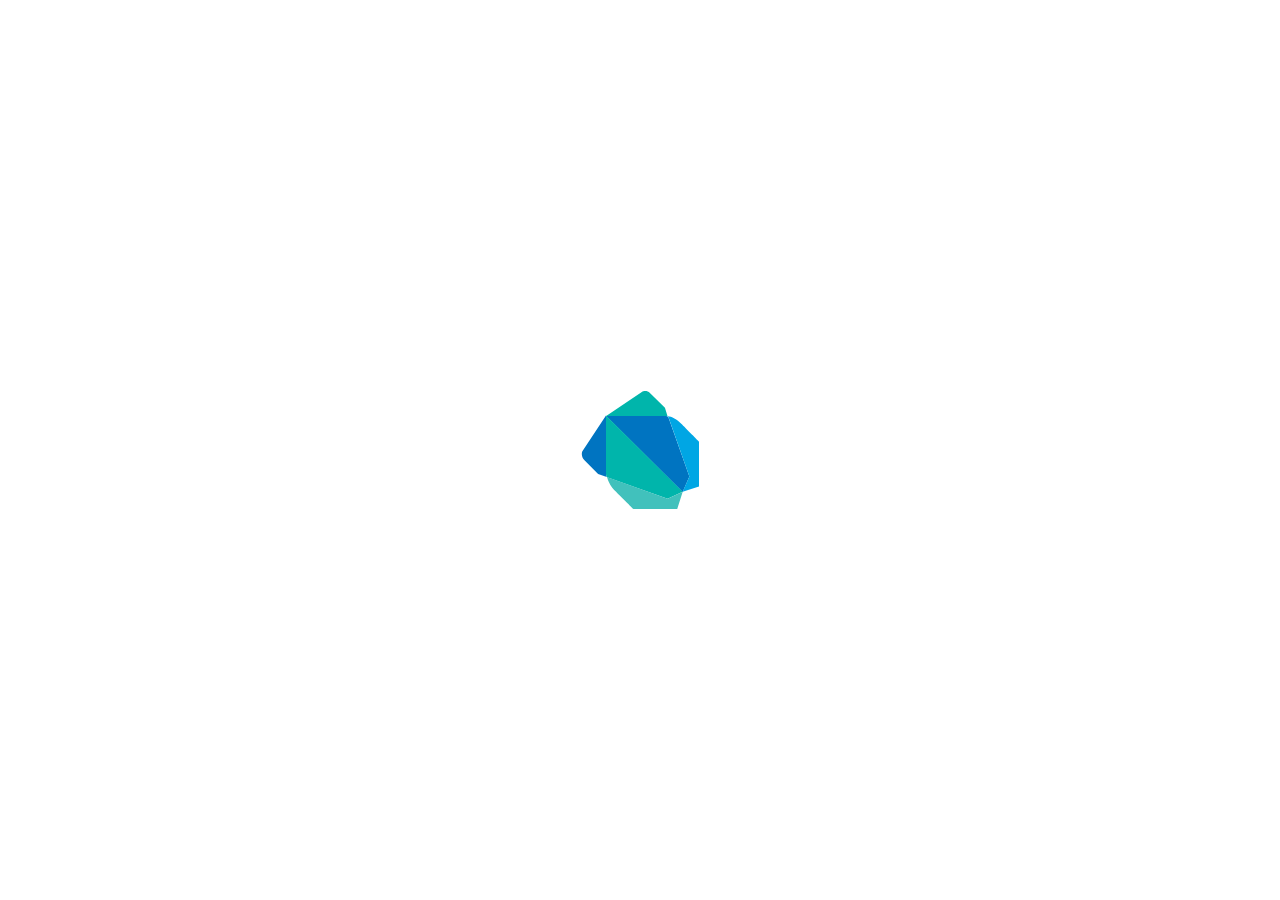
<file: packages/test/src/runner/browser/static/index.html>
<!DOCTYPE html>
<html>
<head>
  <title>test Browser Host</title>
  <link rel="stylesheet" type="text/css" href="host.css" />
</head>
<body>
  <svg id="dart" version="1.1" x="0px" y="0px" width="400px" height="400px" viewBox="0 0 400 400">
    <path id="right-flank" fill="#0083C9" d="M249.379,226.486l-6.676,15.572L166.174,166h58.82c0,0,2.807-0.409,3.645,1.966L249.379,226.486z"/>
    <path id="right-ear"   fill="#00D2B8" d="M201.84,141.906L166.174,166h58.82c0,0,2.168-0.25,2.645,0.566l-2.694-8.848l-15.024-14.68C207.555,140.329,203.578,140.744,201.84,141.906z"/>
    <path id="left-flank"  fill="#00D2B8" d="M242.616,241.856l-15.022,6.799l-60.493-21.429c-1.035-0.395-1.101-3.696-1.101-3.696v-57.932L242.616,241.856z"/>
    <path id="left-paw"    fill="#55DECA" d="M167.003,227.098l60.636,21.558l15.064-6.799L237.224,259h-43.856c0,0-14.077-13.929-18.141-17.993C171.162,236.943,169.162,233.989,167.003,227.098z"/>
    <path id="right-paw"   fill="#00A4E4" d="M227.676,166.365c0.963,1.401,1.361,2.473,1.361,2.473l20.352,57.648l-6.711,15.37L259,236.463v-44.854c0,0-13.678-13.965-17.741-17.882C237.193,169.811,231.466,166.319,227.676,166.365z"/>
    <path id="left-ear"    fill="#0083C9" d="M166.769,227.098c0,0-0.769-1.104-0.769-4.355v-57.144l-23.115,34.877c-1.626,1.774-1.567,6.538,1.595,9.755l13.636,13.892L166.769,227.098z"/>
  </svg>
  <div id="dark"></div>
  <svg id="play" version="1.1" x="0px" y="0px" width="80px" height="80px" viewBox="0 0 25 25">
    <defs><filter id="blur"><feGaussianBlur stdDeviation="0.3" id="feGaussianBlur5097" /></filter></defs>
    <path d="M 3.777014,1.3715789 A 1.1838119,1.1838119 0 0 0 2.693923,2.5488509 V 22.444746 a 1.1838119,1.1838119 0 0 0 1.765908,1.035999 l 17.235259,-9.95972 a 1.1838119,1.1838119 0 0 0 0,-2.071998 L 4.459831,1.5128519 A 1.1838119,1.1838119 0 0 0 3.777014,1.3715789 z" style="opacity:0.5;stroke:#000000;stroke-width:1;filter:url(#blur)" />
    <path style="fill:#ffffff;fill-opacity:1;stroke:#000000;stroke-width:1.32722104" d="M 3.4770491,1.0714664 A 1.1838119,1.1838119 0 0 0 2.3939589,2.2487382 V 22.144633 a 1.1838119,1.1838119 0 0 0 1.7659079,1.035999 l 17.2352602,-9.95972 a 1.1838119,1.1838119 0 0 0 0,-2.071998 L 4.1598668,1.2127389 A 1.1838119,1.1838119 0 0 0 3.4770491,1.0714664 z" />
  </svg>
  <script src="host.dart.js"></script>
</body>
</html>
</file>
<file: styles.css>
.mdc-button{font-family:Roboto, sans-serif;-moz-osx-font-smoothing:grayscale;-webkit-font-smoothing:antialiased;font-size:.875rem;line-height:2.25rem;font-weight:500;letter-spacing:.0892857143em;text-decoration:none;text-transform:uppercase;padding:0 8px 0 8px;display:inline-flex;position:relative;align-items:center;justify-content:center;box-sizing:border-box;min-width:64px;height:36px;border:none;outline:none;line-height:inherit;user-select:none;-webkit-appearance:none;overflow:hidden;vertical-align:middle;border-radius:4px}.mdc-button::-moz-focus-inner{padding:0;border:0}.mdc-button:active{outline:none}.mdc-button:hover{cursor:pointer}.mdc-button:disabled{background-color:transparent;color:rgba(0,0,0,.37);cursor:default;pointer-events:none}.mdc-button.mdc-button--dense{border-radius:4px}.mdc-button:not(:disabled){background-color:transparent}.mdc-button .mdc-button__icon{margin-left:0;margin-right:8px;display:inline-block;width:18px;height:18px;font-size:18px;vertical-align:top}[dir=rtl] .mdc-button .mdc-button__icon,.mdc-button .mdc-button__icon[dir=rtl]{margin-left:8px;margin-right:0}.mdc-button:not(:disabled){color:#5f6368;color:var(--mdc-theme-primary, #5F6368)}.mdc-button__label+.mdc-button__icon{margin-left:8px;margin-right:0}[dir=rtl] .mdc-button__label+.mdc-button__icon,.mdc-button__label+.mdc-button__icon[dir=rtl]{margin-left:0;margin-right:8px}svg.mdc-button__icon{fill:currentColor}.mdc-button--raised .mdc-button__icon,.mdc-button--unelevated .mdc-button__icon,.mdc-button--outlined .mdc-button__icon{margin-left:-4px;margin-right:8px}[dir=rtl] .mdc-button--raised .mdc-button__icon,.mdc-button--raised .mdc-button__icon[dir=rtl],[dir=rtl] .mdc-button--unelevated .mdc-button__icon,.mdc-button--unelevated .mdc-button__icon[dir=rtl],[dir=rtl] .mdc-button--outlined .mdc-button__icon,.mdc-button--outlined .mdc-button__icon[dir=rtl]{margin-left:8px;margin-right:-4px}.mdc-button--raised .mdc-button__label+.mdc-button__icon,.mdc-button--unelevated .mdc-button__label+.mdc-button__icon,.mdc-button--outlined .mdc-button__label+.mdc-button__icon{margin-left:8px;margin-right:-4px}[dir=rtl] .mdc-button--raised .mdc-button__label+.mdc-button__icon,.mdc-button--raised .mdc-button__label+.mdc-button__icon[dir=rtl],[dir=rtl] .mdc-button--unelevated .mdc-button__label+.mdc-button__icon,.mdc-button--unelevated .mdc-button__label+.mdc-button__icon[dir=rtl],[dir=rtl] .mdc-button--outlined .mdc-button__label+.mdc-button__icon,.mdc-button--outlined .mdc-button__label+.mdc-button__icon[dir=rtl]{margin-left:-4px;margin-right:8px}.mdc-button--raised,.mdc-button--unelevated{padding:0 16px 0 16px}.mdc-button--raised:disabled,.mdc-button--unelevated:disabled{background-color:rgba(0,0,0,.12);color:rgba(0,0,0,.37)}.mdc-button--raised:not(:disabled),.mdc-button--unelevated:not(:disabled){background-color:#5f6368}@supports not (-ms-ime-align: auto){.mdc-button--raised:not(:disabled),.mdc-button--unelevated:not(:disabled){background-color:var(--mdc-theme-primary, #5F6368)}}.mdc-button--raised:not(:disabled),.mdc-button--unelevated:not(:disabled){color:#fff;color:var(--mdc-theme-on-primary, #fff)}.mdc-button--raised{box-shadow:0px 3px 1px -2px rgba(0, 0, 0, 0.2),0px 2px 2px 0px rgba(0, 0, 0, 0.14),0px 1px 5px 0px rgba(0,0,0,.12);transition:box-shadow 280ms cubic-bezier(0.4, 0, 0.2, 1)}.mdc-button--raised:hover,.mdc-button--raised:focus{box-shadow:0px 2px 4px -1px rgba(0, 0, 0, 0.2),0px 4px 5px 0px rgba(0, 0, 0, 0.14),0px 1px 10px 0px rgba(0,0,0,.12)}.mdc-button--raised:active{box-shadow:0px 5px 5px -3px rgba(0, 0, 0, 0.2),0px 8px 10px 1px rgba(0, 0, 0, 0.14),0px 3px 14px 2px rgba(0,0,0,.12)}.mdc-button--raised:disabled{box-shadow:0px 0px 0px 0px rgba(0, 0, 0, 0.2),0px 0px 0px 0px rgba(0, 0, 0, 0.14),0px 0px 0px 0px rgba(0,0,0,.12)}.mdc-button--outlined{border-style:solid;padding:0 15px 0 15px;border-width:1px}.mdc-button--outlined:disabled{border-color:rgba(0,0,0,.37)}.mdc-button--outlined:not(:disabled){border-color:#5f6368;border-color:var(--mdc-theme-primary, #5F6368)}.mdc-button--dense{height:32px;font-size:.8125rem}@keyframes mdc-ripple-fg-radius-in{from{animation-timing-function:cubic-bezier(0.4, 0, 0.2, 1);transform:translate(var(--mdc-ripple-fg-translate-start, 0)) scale(1)}to{transform:translate(var(--mdc-ripple-fg-translate-end, 0)) scale(var(--mdc-ripple-fg-scale, 1))}}@keyframes mdc-ripple-fg-opacity-in{from{animation-timing-function:linear;opacity:0}to{opacity:var(--mdc-ripple-fg-opacity, 0)}}@keyframes mdc-ripple-fg-opacity-out{from{animation-timing-function:linear;opacity:var(--mdc-ripple-fg-opacity, 0)}to{opacity:0}}.mdc-ripple-surface--test-edge-var-bug{--mdc-ripple-surface-test-edge-var: 1px solid #000;visibility:hidden}.mdc-ripple-surface--test-edge-var-bug::before{border:var(--mdc-ripple-surface-test-edge-var)}.mdc-button{--mdc-ripple-fg-size: 0;--mdc-ripple-left: 0;--mdc-ripple-top: 0;--mdc-ripple-fg-scale: 1;--mdc-ripple-fg-translate-end: 0;--mdc-ripple-fg-translate-start: 0;-webkit-tap-highlight-color:rgba(0,0,0,0)}.mdc-button::before,.mdc-button::after{position:absolute;border-radius:50%;opacity:0;pointer-events:none;content:""}.mdc-button::before{transition:opacity 15ms linear,background-color 15ms linear;z-index:1}.mdc-button.mdc-ripple-upgraded::before{transform:scale(var(--mdc-ripple-fg-scale, 1))}.mdc-button.mdc-ripple-upgraded::after{top:0;left:0;transform:scale(0);transform-origin:center center}.mdc-button.mdc-ripple-upgraded--unbounded::after{top:var(--mdc-ripple-top, 0);left:var(--mdc-ripple-left, 0)}.mdc-button.mdc-ripple-upgraded--foreground-activation::after{animation:mdc-ripple-fg-radius-in 225ms forwards,mdc-ripple-fg-opacity-in 75ms forwards}.mdc-button.mdc-ripple-upgraded--foreground-deactivation::after{animation:mdc-ripple-fg-opacity-out 150ms;transform:translate(var(--mdc-ripple-fg-translate-end, 0)) scale(var(--mdc-ripple-fg-scale, 1))}.mdc-button::before,.mdc-button::after{top:calc(50% - 100%);left:calc(50% - 100%);width:200%;height:200%}.mdc-button.mdc-ripple-upgraded::after{width:var(--mdc-ripple-fg-size, 100%);height:var(--mdc-ripple-fg-size, 100%)}.mdc-button::before,.mdc-button::after{background-color:#5f6368}@supports not (-ms-ime-align: auto){.mdc-button::before,.mdc-button::after{background-color:var(--mdc-theme-primary, #5F6368)}}.mdc-button:hover::before{opacity:.04}.mdc-button:not(.mdc-ripple-upgraded):focus::before,.mdc-button.mdc-ripple-upgraded--background-focused::before{transition-duration:75ms;opacity:.12}.mdc-button:not(.mdc-ripple-upgraded)::after{transition:opacity 150ms linear}.mdc-button:not(.mdc-ripple-upgraded):active::after{transition-duration:75ms;opacity:.12}.mdc-button.mdc-ripple-upgraded{--mdc-ripple-fg-opacity: 0.12}.mdc-button--raised::before,.mdc-button--raised::after,.mdc-button--unelevated::before,.mdc-button--unelevated::after{background-color:#fff}@supports not (-ms-ime-align: auto){.mdc-button--raised::before,.mdc-button--raised::after,.mdc-button--unelevated::before,.mdc-button--unelevated::after{background-color:var(--mdc-theme-on-primary, #fff)}}.mdc-button--raised:hover::before,.mdc-button--unelevated:hover::before{opacity:.08}.mdc-button--raised:not(.mdc-ripple-upgraded):focus::before,.mdc-button--raised.mdc-ripple-upgraded--background-focused::before,.mdc-button--unelevated:not(.mdc-ripple-upgraded):focus::before,.mdc-button--unelevated.mdc-ripple-upgraded--background-focused::before{transition-duration:75ms;opacity:.24}.mdc-button--raised:not(.mdc-ripple-upgraded)::after,.mdc-button--unelevated:not(.mdc-ripple-upgraded)::after{transition:opacity 150ms linear}.mdc-button--raised:not(.mdc-ripple-upgraded):active::after,.mdc-button--unelevated:not(.mdc-ripple-upgraded):active::after{transition-duration:75ms;opacity:.24}.mdc-button--raised.mdc-ripple-upgraded,.mdc-button--unelevated.mdc-ripple-upgraded{--mdc-ripple-fg-opacity: 0.24}.mdc-card{border-radius:4px;background-color:#fff;background-color:var(--mdc-theme-surface, #fff);box-shadow:0px 2px 1px -1px rgba(0, 0, 0, 0.2),0px 1px 1px 0px rgba(0, 0, 0, 0.14),0px 1px 3px 0px rgba(0,0,0,.12);display:flex;flex-direction:column;box-sizing:border-box}.mdc-card--outlined{box-shadow:0px 0px 0px 0px rgba(0, 0, 0, 0.2),0px 0px 0px 0px rgba(0, 0, 0, 0.14),0px 0px 0px 0px rgba(0,0,0,.12);border-width:1px;border-style:solid;border-color:#e0e0e0}.mdc-card__media{position:relative;box-sizing:border-box;background-repeat:no-repeat;background-position:center;background-size:cover}.mdc-card__media::before{display:block;content:""}.mdc-card__media:first-child{border-top-left-radius:inherit;border-top-right-radius:inherit}.mdc-card__media:last-child{border-bottom-left-radius:inherit;border-bottom-right-radius:inherit}.mdc-card__media--square::before{margin-top:100%}.mdc-card__media--16-9::before{margin-top:56.25%}.mdc-card__media-content{position:absolute;top:0;right:0;bottom:0;left:0;box-sizing:border-box}.mdc-card__primary-action{display:flex;flex-direction:column;box-sizing:border-box;position:relative;outline:none;color:inherit;text-decoration:none;cursor:pointer;overflow:hidden}.mdc-card__primary-action:first-child{border-top-left-radius:inherit;border-top-right-radius:inherit}.mdc-card__primary-action:last-child{border-bottom-left-radius:inherit;border-bottom-right-radius:inherit}.mdc-card__actions{display:flex;flex-direction:row;align-items:center;box-sizing:border-box;min-height:52px;padding:8px}.mdc-card__actions--full-bleed{padding:0}.mdc-card__action-buttons,.mdc-card__action-icons{display:flex;flex-direction:row;align-items:center;box-sizing:border-box}.mdc-card__action-icons{color:rgba(0,0,0,.6);flex-grow:1;justify-content:flex-end}.mdc-card__action-buttons+.mdc-card__action-icons{margin-left:16px;margin-right:0}[dir=rtl] .mdc-card__action-buttons+.mdc-card__action-icons,.mdc-card__action-buttons+.mdc-card__action-icons[dir=rtl]{margin-left:0;margin-right:16px}.mdc-card__action{display:inline-flex;flex-direction:row;align-items:center;box-sizing:border-box;justify-content:center;cursor:pointer;user-select:none}.mdc-card__action:focus{outline:none}.mdc-card__action--button{margin-left:0;margin-right:8px;padding:0 8px}[dir=rtl] .mdc-card__action--button,.mdc-card__action--button[dir=rtl]{margin-left:8px;margin-right:0}.mdc-card__action--button:last-child{margin-left:0;margin-right:0}[dir=rtl] .mdc-card__action--button:last-child,.mdc-card__action--button:last-child[dir=rtl]{margin-left:0;margin-right:0}.mdc-card__actions--full-bleed .mdc-card__action--button{justify-content:space-between;width:100%;height:auto;max-height:none;margin:0;padding:8px 16px;text-align:left}[dir=rtl] .mdc-card__actions--full-bleed .mdc-card__action--button,.mdc-card__actions--full-bleed .mdc-card__action--button[dir=rtl]{text-align:right}.mdc-card__action--icon{margin:-6px 0;padding:12px}.mdc-card__action--icon:not(:disabled){color:rgba(0,0,0,.6)}.mdc-card__primary-action{--mdc-ripple-fg-size: 0;--mdc-ripple-left: 0;--mdc-ripple-top: 0;--mdc-ripple-fg-scale: 1;--mdc-ripple-fg-translate-end: 0;--mdc-ripple-fg-translate-start: 0;-webkit-tap-highlight-color:rgba(0,0,0,0)}.mdc-card__primary-action::before,.mdc-card__primary-action::after{position:absolute;border-radius:50%;opacity:0;pointer-events:none;content:""}.mdc-card__primary-action::before{transition:opacity 15ms linear,background-color 15ms linear;z-index:1}.mdc-card__primary-action.mdc-ripple-upgraded::before{transform:scale(var(--mdc-ripple-fg-scale, 1))}.mdc-card__primary-action.mdc-ripple-upgraded::after{top:0;left:0;transform:scale(0);transform-origin:center center}.mdc-card__primary-action.mdc-ripple-upgraded--unbounded::after{top:var(--mdc-ripple-top, 0);left:var(--mdc-ripple-left, 0)}.mdc-card__primary-action.mdc-ripple-upgraded--foreground-activation::after{animation:mdc-ripple-fg-radius-in 225ms forwards,mdc-ripple-fg-opacity-in 75ms forwards}.mdc-card__primary-action.mdc-ripple-upgraded--foreground-deactivation::after{animation:mdc-ripple-fg-opacity-out 150ms;transform:translate(var(--mdc-ripple-fg-translate-end, 0)) scale(var(--mdc-ripple-fg-scale, 1))}.mdc-card__primary-action::before,.mdc-card__primary-action::after{top:calc(50% - 100%);left:calc(50% - 100%);width:200%;height:200%}.mdc-card__primary-action.mdc-ripple-upgraded::after{width:var(--mdc-ripple-fg-size, 100%);height:var(--mdc-ripple-fg-size, 100%)}.mdc-card__primary-action::before,.mdc-card__primary-action::after{background-color:#000}.mdc-card__primary-action:hover::before{opacity:.04}.mdc-card__primary-action:not(.mdc-ripple-upgraded):focus::before,.mdc-card__primary-action.mdc-ripple-upgraded--background-focused::before{transition-duration:75ms;opacity:.12}.mdc-card__primary-action:not(.mdc-ripple-upgraded)::after{transition:opacity 150ms linear}.mdc-card__primary-action:not(.mdc-ripple-upgraded):active::after{transition-duration:75ms;opacity:.12}.mdc-card__primary-action.mdc-ripple-upgraded{--mdc-ripple-fg-opacity: 0.12}@keyframes mdc-checkbox-unchecked-checked-checkmark-path{0%,50%{stroke-dashoffset:29.7833385}50%{animation-timing-function:cubic-bezier(0, 0, 0.2, 1)}100%{stroke-dashoffset:0}}@keyframes mdc-checkbox-unchecked-indeterminate-mixedmark{0%,68.2%{transform:scaleX(0)}68.2%{animation-timing-function:cubic-bezier(0, 0, 0, 1)}100%{transform:scaleX(1)}}@keyframes mdc-checkbox-checked-unchecked-checkmark-path{from{animation-timing-function:cubic-bezier(0.4, 0, 1, 1);opacity:1;stroke-dashoffset:0}to{opacity:0;stroke-dashoffset:-29.7833385}}@keyframes mdc-checkbox-checked-indeterminate-checkmark{from{animation-timing-function:cubic-bezier(0, 0, 0.2, 1);transform:rotate(0deg);opacity:1}to{transform:rotate(45deg);opacity:0}}@keyframes mdc-checkbox-indeterminate-checked-checkmark{from{animation-timing-function:cubic-bezier(0.14, 0, 0, 1);transform:rotate(45deg);opacity:0}to{transform:rotate(360deg);opacity:1}}@keyframes mdc-checkbox-checked-indeterminate-mixedmark{from{animation-timing-function:mdc-animation-deceleration-curve-timing-function;transform:rotate(-45deg);opacity:0}to{transform:rotate(0deg);opacity:1}}@keyframes mdc-checkbox-indeterminate-checked-mixedmark{from{animation-timing-function:cubic-bezier(0.14, 0, 0, 1);transform:rotate(0deg);opacity:1}to{transform:rotate(315deg);opacity:0}}@keyframes mdc-checkbox-indeterminate-unchecked-mixedmark{0%{animation-timing-function:linear;transform:scaleX(1);opacity:1}32.8%,100%{transform:scaleX(0);opacity:0}}.mdc-checkbox{display:inline-block;position:relative;flex:0 0 18px;box-sizing:content-box;width:18px;height:18px;line-height:0;white-space:nowrap;cursor:pointer;vertical-align:bottom}.mdc-checkbox .mdc-checkbox__native-control:checked~.mdc-checkbox__background::before,.mdc-checkbox .mdc-checkbox__native-control:indeterminate~.mdc-checkbox__background::before{background-color:#02569b}@supports not (-ms-ime-align: auto){.mdc-checkbox .mdc-checkbox__native-control:checked~.mdc-checkbox__background::before,.mdc-checkbox .mdc-checkbox__native-control:indeterminate~.mdc-checkbox__background::before{background-color:var(--mdc-theme-secondary, #02569B)}}.mdc-checkbox.mdc-checkbox--selected::before,.mdc-checkbox.mdc-checkbox--selected::after{background-color:#02569b}@supports not (-ms-ime-align: auto){.mdc-checkbox.mdc-checkbox--selected::before,.mdc-checkbox.mdc-checkbox--selected::after{background-color:var(--mdc-theme-secondary, #02569B)}}.mdc-checkbox.mdc-checkbox--selected:hover::before{opacity:.04}.mdc-checkbox.mdc-checkbox--selected:not(.mdc-ripple-upgraded):focus::before,.mdc-checkbox.mdc-checkbox--selected.mdc-ripple-upgraded--background-focused::before{transition-duration:75ms;opacity:.12}.mdc-checkbox.mdc-checkbox--selected:not(.mdc-ripple-upgraded)::after{transition:opacity 150ms linear}.mdc-checkbox.mdc-checkbox--selected:not(.mdc-ripple-upgraded):active::after{transition-duration:75ms;opacity:.12}.mdc-checkbox.mdc-checkbox--selected.mdc-ripple-upgraded{--mdc-ripple-fg-opacity: 0.12}.mdc-checkbox.mdc-ripple-upgraded--background-focused.mdc-checkbox--selected::before,.mdc-checkbox.mdc-ripple-upgraded--background-focused.mdc-checkbox--selected::after{background-color:#02569b}@supports not (-ms-ime-align: auto){.mdc-checkbox.mdc-ripple-upgraded--background-focused.mdc-checkbox--selected::before,.mdc-checkbox.mdc-ripple-upgraded--background-focused.mdc-checkbox--selected::after{background-color:var(--mdc-theme-secondary, #02569B)}}.mdc-checkbox__native-control:enabled:not(:checked):not(:indeterminate)~.mdc-checkbox__background{border-color:rgba(0,0,0,.54);background-color:transparent}.mdc-checkbox__native-control:enabled:checked~.mdc-checkbox__background,.mdc-checkbox__native-control:enabled:indeterminate~.mdc-checkbox__background{border-color:#02569b;border-color:var(--mdc-theme-secondary, #02569B);background-color:#02569b;background-color:var(--mdc-theme-secondary, #02569B)}@keyframes mdc-checkbox-fade-in-background-ulvhxhh{0%{border-color:rgba(0,0,0,.54);background-color:transparent}50%{border-color:#02569b;border-color:var(--mdc-theme-secondary, #02569B);background-color:#02569b;background-color:var(--mdc-theme-secondary, #02569B)}}@keyframes mdc-checkbox-fade-out-background-ulvhxhh{0%,80%{border-color:#02569b;border-color:var(--mdc-theme-secondary, #02569B);background-color:#02569b;background-color:var(--mdc-theme-secondary, #02569B)}100%{border-color:rgba(0,0,0,.54);background-color:transparent}}.mdc-checkbox--anim-unchecked-checked .mdc-checkbox__native-control:enabled~.mdc-checkbox__background,.mdc-checkbox--anim-unchecked-indeterminate .mdc-checkbox__native-control:enabled~.mdc-checkbox__background{animation-name:mdc-checkbox-fade-in-background-ulvhxhh}.mdc-checkbox--anim-checked-unchecked .mdc-checkbox__native-control:enabled~.mdc-checkbox__background,.mdc-checkbox--anim-indeterminate-unchecked .mdc-checkbox__native-control:enabled~.mdc-checkbox__background{animation-name:mdc-checkbox-fade-out-background-ulvhxhh}.mdc-checkbox__checkmark{color:#fff}.mdc-checkbox__mixedmark{border-color:#fff}.mdc-checkbox__native-control[disabled]:not(:checked):not(:indeterminate)~.mdc-checkbox__background{border-color:rgba(0,0,0,.26)}.mdc-checkbox__native-control[disabled]:checked~.mdc-checkbox__background,.mdc-checkbox__native-control[disabled]:indeterminate~.mdc-checkbox__background{border-color:transparent;background-color:rgba(0,0,0,.26)}@media screen and (-ms-high-contrast: active){.mdc-checkbox__mixedmark{margin:0 1px}}.mdc-checkbox--disabled{cursor:default;pointer-events:none}.mdc-checkbox__background{display:inline-flex;position:absolute;align-items:center;justify-content:center;box-sizing:border-box;width:18px;height:18px;border:2px solid currentColor;border-radius:2px;background-color:transparent;pointer-events:none;will-change:background-color,border-color;transition:background-color 90ms 0ms cubic-bezier(0.4, 0, 0.6, 1),border-color 90ms 0ms cubic-bezier(0.4, 0, 0.6, 1)}.mdc-checkbox__background .mdc-checkbox__background::before{background-color:#000}@supports not (-ms-ime-align: auto){.mdc-checkbox__background .mdc-checkbox__background::before{background-color:var(--mdc-theme-on-surface, #000)}}.mdc-checkbox__checkmark{position:absolute;top:0;right:0;bottom:0;left:0;width:100%;opacity:0;transition:opacity 180ms 0ms cubic-bezier(0.4, 0, 0.6, 1)}.mdc-checkbox--upgraded .mdc-checkbox__checkmark{opacity:1}.mdc-checkbox__checkmark-path{transition:stroke-dashoffset 180ms 0ms cubic-bezier(0.4, 0, 0.6, 1);stroke:currentColor;stroke-width:3.12px;stroke-dashoffset:29.7833385;stroke-dasharray:29.7833385}.mdc-checkbox__mixedmark{width:100%;height:0;transform:scaleX(0) rotate(0deg);border-width:1px;border-style:solid;opacity:0;transition:opacity 90ms 0ms cubic-bezier(0.4, 0, 0.6, 1),transform 90ms 0ms cubic-bezier(0.4, 0, 0.6, 1)}.mdc-checkbox--upgraded .mdc-checkbox__background,.mdc-checkbox--upgraded .mdc-checkbox__checkmark,.mdc-checkbox--upgraded .mdc-checkbox__checkmark-path,.mdc-checkbox--upgraded .mdc-checkbox__mixedmark{transition:none !important}.mdc-checkbox--anim-unchecked-checked .mdc-checkbox__background,.mdc-checkbox--anim-unchecked-indeterminate .mdc-checkbox__background,.mdc-checkbox--anim-checked-unchecked .mdc-checkbox__background,.mdc-checkbox--anim-indeterminate-unchecked .mdc-checkbox__background{animation-duration:180ms;animation-timing-function:linear}.mdc-checkbox--anim-unchecked-checked .mdc-checkbox__checkmark-path{animation:mdc-checkbox-unchecked-checked-checkmark-path 180ms linear 0s;transition:none}.mdc-checkbox--anim-unchecked-indeterminate .mdc-checkbox__mixedmark{animation:mdc-checkbox-unchecked-indeterminate-mixedmark 90ms linear 0s;transition:none}.mdc-checkbox--anim-checked-unchecked .mdc-checkbox__checkmark-path{animation:mdc-checkbox-checked-unchecked-checkmark-path 90ms linear 0s;transition:none}.mdc-checkbox--anim-checked-indeterminate .mdc-checkbox__checkmark{animation:mdc-checkbox-checked-indeterminate-checkmark 90ms linear 0s;transition:none}.mdc-checkbox--anim-checked-indeterminate .mdc-checkbox__mixedmark{animation:mdc-checkbox-checked-indeterminate-mixedmark 90ms linear 0s;transition:none}.mdc-checkbox--anim-indeterminate-checked .mdc-checkbox__checkmark{animation:mdc-checkbox-indeterminate-checked-checkmark 500ms linear 0s;transition:none}.mdc-checkbox--anim-indeterminate-checked .mdc-checkbox__mixedmark{animation:mdc-checkbox-indeterminate-checked-mixedmark 500ms linear 0s;transition:none}.mdc-checkbox--anim-indeterminate-unchecked .mdc-checkbox__mixedmark{animation:mdc-checkbox-indeterminate-unchecked-mixedmark 300ms linear 0s;transition:none}.mdc-checkbox__native-control:checked~.mdc-checkbox__background,.mdc-checkbox__native-control:indeterminate~.mdc-checkbox__background{transition:border-color 90ms 0ms cubic-bezier(0, 0, 0.2, 1),background-color 90ms 0ms cubic-bezier(0, 0, 0.2, 1)}.mdc-checkbox__native-control:checked~.mdc-checkbox__background .mdc-checkbox__checkmark-path,.mdc-checkbox__native-control:indeterminate~.mdc-checkbox__background .mdc-checkbox__checkmark-path{stroke-dashoffset:0}.mdc-checkbox__background::before{position:absolute;transform:scale(0, 0);border-radius:50%;opacity:0;pointer-events:none;content:"";will-change:opacity,transform;transition:opacity 90ms 0ms cubic-bezier(0.4, 0, 0.6, 1),transform 90ms 0ms cubic-bezier(0.4, 0, 0.6, 1)}.mdc-checkbox__native-control:focus~.mdc-checkbox__background::before{transform:scale(1);opacity:.12;transition:opacity 80ms 0ms cubic-bezier(0, 0, 0.2, 1),transform 80ms 0ms cubic-bezier(0, 0, 0.2, 1)}.mdc-checkbox__native-control{position:absolute;top:0;left:0;width:100%;height:100%;margin:0;padding:0;opacity:0;cursor:inherit}.mdc-checkbox__native-control:disabled{cursor:default;pointer-events:none}.mdc-checkbox__native-control:checked~.mdc-checkbox__background .mdc-checkbox__checkmark{transition:opacity 180ms 0ms cubic-bezier(0, 0, 0.2, 1),transform 180ms 0ms cubic-bezier(0, 0, 0.2, 1);opacity:1}.mdc-checkbox__native-control:checked~.mdc-checkbox__background .mdc-checkbox__mixedmark{transform:scaleX(1) rotate(-45deg)}.mdc-checkbox__native-control:indeterminate~.mdc-checkbox__background .mdc-checkbox__checkmark{transform:rotate(45deg);opacity:0;transition:opacity 90ms 0ms cubic-bezier(0.4, 0, 0.6, 1),transform 90ms 0ms cubic-bezier(0.4, 0, 0.6, 1)}.mdc-checkbox__native-control:indeterminate~.mdc-checkbox__background .mdc-checkbox__mixedmark{transform:scaleX(1) rotate(0deg);opacity:1}.mdc-checkbox{--mdc-ripple-fg-size: 0;--mdc-ripple-left: 0;--mdc-ripple-top: 0;--mdc-ripple-fg-scale: 1;--mdc-ripple-fg-translate-end: 0;--mdc-ripple-fg-translate-start: 0;-webkit-tap-highlight-color:rgba(0,0,0,0);padding:11px}.mdc-checkbox::before,.mdc-checkbox::after{position:absolute;border-radius:50%;opacity:0;pointer-events:none;content:""}.mdc-checkbox::before{transition:opacity 15ms linear,background-color 15ms linear;z-index:1}.mdc-checkbox.mdc-ripple-upgraded::before{transform:scale(var(--mdc-ripple-fg-scale, 1))}.mdc-checkbox.mdc-ripple-upgraded::after{top:0;left:0;transform:scale(0);transform-origin:center center}.mdc-checkbox.mdc-ripple-upgraded--unbounded::after{top:var(--mdc-ripple-top, 0);left:var(--mdc-ripple-left, 0)}.mdc-checkbox.mdc-ripple-upgraded--foreground-activation::after{animation:mdc-ripple-fg-radius-in 225ms forwards,mdc-ripple-fg-opacity-in 75ms forwards}.mdc-checkbox.mdc-ripple-upgraded--foreground-deactivation::after{animation:mdc-ripple-fg-opacity-out 150ms;transform:translate(var(--mdc-ripple-fg-translate-end, 0)) scale(var(--mdc-ripple-fg-scale, 1))}.mdc-checkbox::before,.mdc-checkbox::after{background-color:#000}@supports not (-ms-ime-align: auto){.mdc-checkbox::before,.mdc-checkbox::after{background-color:var(--mdc-theme-on-surface, #000)}}.mdc-checkbox:hover::before{opacity:.04}.mdc-checkbox:not(.mdc-ripple-upgraded):focus::before,.mdc-checkbox.mdc-ripple-upgraded--background-focused::before{transition-duration:75ms;opacity:.12}.mdc-checkbox:not(.mdc-ripple-upgraded)::after{transition:opacity 150ms linear}.mdc-checkbox:not(.mdc-ripple-upgraded):active::after{transition-duration:75ms;opacity:.12}.mdc-checkbox.mdc-ripple-upgraded{--mdc-ripple-fg-opacity: 0.12}.mdc-checkbox::before,.mdc-checkbox::after{top:calc(50% - 50%);left:calc(50% - 50%);width:100%;height:100%}.mdc-checkbox.mdc-ripple-upgraded::before,.mdc-checkbox.mdc-ripple-upgraded::after{top:var(--mdc-ripple-top, calc(50% - 50%));left:var(--mdc-ripple-left, calc(50% - 50%));width:var(--mdc-ripple-fg-size, 100%);height:var(--mdc-ripple-fg-size, 100%)}.mdc-checkbox.mdc-ripple-upgraded::after{width:var(--mdc-ripple-fg-size, 100%);height:var(--mdc-ripple-fg-size, 100%)}.mdc-checkbox .mdc-checkbox__background{left:11px;right:initial;top:11px}.mdc-checkbox[dir=rtl] .mdc-checkbox .mdc-checkbox__background,[dir=rtl] .mdc-checkbox .mdc-checkbox .mdc-checkbox__background{left:initial;right:11px}.mdc-checkbox .mdc-checkbox__background::before{top:-13px;left:-13px;width:40px;height:40px}.mdc-ripple-upgraded--background-focused .mdc-checkbox__background::before{content:none}.mdc-chip__icon--leading{color:rgba(0,0,0,.54)}.mdc-chip__icon--trailing{color:rgba(0,0,0,.54)}.mdc-chip__icon--trailing:hover{color:rgba(0,0,0,.62)}.mdc-chip__icon--trailing:focus{color:rgba(0,0,0,.87)}.mdc-chip__icon.mdc-chip__icon--leading:not(.mdc-chip__icon--leading-hidden){width:20px;height:20px;font-size:20px}.mdc-chip__icon.mdc-chip__icon--trailing{width:18px;height:18px;font-size:18px}.mdc-chip__icon--trailing{margin-right:-4px;margin-left:4px}.mdc-chip{border-radius:16px;background-color:#e0e0e0;color:rgba(0,0,0,.87);font-family:Roboto, sans-serif;-moz-osx-font-smoothing:grayscale;-webkit-font-smoothing:antialiased;font-size:.875rem;line-height:1.25rem;font-weight:400;letter-spacing:.0178571429em;text-decoration:inherit;text-transform:inherit;height:32px;display:inline-flex;position:relative;align-items:center;box-sizing:border-box;padding:0 12px;border-width:0;outline:none;cursor:pointer;-webkit-appearance:none;overflow:hidden}.mdc-chip:hover{color:rgba(0,0,0,.87)}.mdc-chip.mdc-chip--selected .mdc-chip__checkmark,.mdc-chip .mdc-chip__icon--leading:not(.mdc-chip__icon--leading-hidden){margin-left:-4px;margin-right:4px}[dir=rtl] .mdc-chip.mdc-chip--selected .mdc-chip__checkmark,.mdc-chip.mdc-chip--selected .mdc-chip__checkmark[dir=rtl],[dir=rtl] .mdc-chip .mdc-chip__icon--leading:not(.mdc-chip__icon--leading-hidden),.mdc-chip .mdc-chip__icon--leading:not(.mdc-chip__icon--leading-hidden)[dir=rtl]{margin-left:4px;margin-right:-4px}.mdc-chip::-moz-focus-inner{padding:0;border:0}.mdc-chip:hover{color:#000;color:var(--mdc-theme-on-surface, #000)}.mdc-chip--exit{transition:opacity 75ms cubic-bezier(0.4, 0, 0.2, 1),width 150ms cubic-bezier(0, 0, 0.2, 1),padding 100ms linear,margin 100ms linear;opacity:0}.mdc-chip__text{white-space:nowrap}.mdc-chip__icon{border-radius:50%;outline:none;vertical-align:middle}.mdc-chip__checkmark{height:20px}.mdc-chip__checkmark-path{transition:stroke-dashoffset 150ms 50ms cubic-bezier(0.4, 0, 0.6, 1);stroke-width:2px;stroke-dashoffset:29.7833385;stroke-dasharray:29.7833385}.mdc-chip--selected .mdc-chip__checkmark-path{stroke-dashoffset:0}.mdc-chip-set--choice .mdc-chip.mdc-chip--selected{color:#5f6368;color:var(--mdc-theme-primary, #5F6368)}.mdc-chip-set--choice .mdc-chip.mdc-chip--selected .mdc-chip__icon--leading{color:rgba(95,99,104,.54)}.mdc-chip-set--choice .mdc-chip.mdc-chip--selected:hover{color:#5f6368;color:var(--mdc-theme-primary, #5F6368)}.mdc-chip-set--choice .mdc-chip .mdc-chip__checkmark-path{stroke:#5f6368;stroke:var(--mdc-theme-primary, #5F6368)}.mdc-chip-set--choice .mdc-chip--selected{background-color:#fff;background-color:var(--mdc-theme-surface, #fff)}.mdc-chip__checkmark-svg{width:0;height:20px;transition:width 150ms cubic-bezier(0.4, 0, 0.2, 1)}.mdc-chip--selected .mdc-chip__checkmark-svg{width:20px}.mdc-chip-set--filter .mdc-chip__icon--leading{transition:opacity 75ms linear;transition-delay:-50ms;opacity:1}.mdc-chip-set--filter .mdc-chip__icon--leading+.mdc-chip__checkmark{transition:opacity 75ms linear;transition-delay:80ms;opacity:0}.mdc-chip-set--filter .mdc-chip__icon--leading+.mdc-chip__checkmark .mdc-chip__checkmark-svg{transition:width 0ms}.mdc-chip-set--filter .mdc-chip--selected .mdc-chip__icon--leading{opacity:0}.mdc-chip-set--filter .mdc-chip--selected .mdc-chip__icon--leading+.mdc-chip__checkmark{width:0;opacity:1}.mdc-chip-set--filter .mdc-chip__icon--leading-hidden.mdc-chip__icon--leading{width:0;opacity:0}.mdc-chip-set--filter .mdc-chip__icon--leading-hidden.mdc-chip__icon--leading+.mdc-chip__checkmark{width:20px}.mdc-chip{--mdc-ripple-fg-size: 0;--mdc-ripple-left: 0;--mdc-ripple-top: 0;--mdc-ripple-fg-scale: 1;--mdc-ripple-fg-translate-end: 0;--mdc-ripple-fg-translate-start: 0;-webkit-tap-highlight-color:rgba(0,0,0,0)}.mdc-chip::before,.mdc-chip::after{position:absolute;border-radius:50%;opacity:0;pointer-events:none;content:""}.mdc-chip::before{transition:opacity 15ms linear,background-color 15ms linear;z-index:1}.mdc-chip.mdc-ripple-upgraded::before{transform:scale(var(--mdc-ripple-fg-scale, 1))}.mdc-chip.mdc-ripple-upgraded::after{top:0;left:0;transform:scale(0);transform-origin:center center}.mdc-chip.mdc-ripple-upgraded--unbounded::after{top:var(--mdc-ripple-top, 0);left:var(--mdc-ripple-left, 0)}.mdc-chip.mdc-ripple-upgraded--foreground-activation::after{animation:mdc-ripple-fg-radius-in 225ms forwards,mdc-ripple-fg-opacity-in 75ms forwards}.mdc-chip.mdc-ripple-upgraded--foreground-deactivation::after{animation:mdc-ripple-fg-opacity-out 150ms;transform:translate(var(--mdc-ripple-fg-translate-end, 0)) scale(var(--mdc-ripple-fg-scale, 1))}.mdc-chip::before,.mdc-chip::after{top:calc(50% - 100%);left:calc(50% - 100%);width:200%;height:200%}.mdc-chip.mdc-ripple-upgraded::after{width:var(--mdc-ripple-fg-size, 100%);height:var(--mdc-ripple-fg-size, 100%)}.mdc-chip::before,.mdc-chip::after{background-color:rgba(0,0,0,.87)}.mdc-chip:hover::before{opacity:.04}.mdc-chip:not(.mdc-ripple-upgraded):focus::before,.mdc-chip.mdc-ripple-upgraded--background-focused::before{transition-duration:75ms;opacity:.12}.mdc-chip:not(.mdc-ripple-upgraded)::after{transition:opacity 150ms linear}.mdc-chip:not(.mdc-ripple-upgraded):active::after{transition-duration:75ms;opacity:.12}.mdc-chip.mdc-ripple-upgraded{--mdc-ripple-fg-opacity: 0.12}.mdc-chip-set--choice .mdc-chip.mdc-chip--selected::before{opacity:.08}.mdc-chip-set--choice .mdc-chip.mdc-chip--selected::before,.mdc-chip-set--choice .mdc-chip.mdc-chip--selected::after{background-color:#5f6368}@supports not (-ms-ime-align: auto){.mdc-chip-set--choice .mdc-chip.mdc-chip--selected::before,.mdc-chip-set--choice .mdc-chip.mdc-chip--selected::after{background-color:var(--mdc-theme-primary, #5F6368)}}.mdc-chip-set--choice .mdc-chip.mdc-chip--selected:hover::before{opacity:.12}.mdc-chip-set--choice .mdc-chip.mdc-chip--selected:not(.mdc-ripple-upgraded):focus::before,.mdc-chip-set--choice .mdc-chip.mdc-chip--selected.mdc-ripple-upgraded--background-focused::before{transition-duration:75ms;opacity:.2}.mdc-chip-set--choice .mdc-chip.mdc-chip--selected:not(.mdc-ripple-upgraded)::after{transition:opacity 150ms linear}.mdc-chip-set--choice .mdc-chip.mdc-chip--selected:not(.mdc-ripple-upgraded):active::after{transition-duration:75ms;opacity:.2}.mdc-chip-set--choice .mdc-chip.mdc-chip--selected.mdc-ripple-upgraded{--mdc-ripple-fg-opacity: 0.2}@keyframes mdc-chip-entry{from{transform:scale(0.8);opacity:.4}to{transform:scale(1);opacity:1}}.mdc-chip-set{padding:4px;display:flex;flex-wrap:wrap;box-sizing:border-box}.mdc-chip-set .mdc-chip{margin:4px}.mdc-chip-set--input .mdc-chip{animation:mdc-chip-entry 100ms cubic-bezier(0, 0, 0.2, 1)}.mdc-data-table__content{font-family:Roboto, sans-serif;-moz-osx-font-smoothing:grayscale;-webkit-font-smoothing:antialiased;font-size:.875rem;line-height:1.25rem;font-weight:400;letter-spacing:.0178571429em;text-decoration:inherit;text-transform:inherit}.mdc-data-table{background-color:#fff;background-color:var(--mdc-theme-surface, #fff);border-radius:4px;border-width:1px;border-style:solid;border-color:rgba(0,0,0,.12);display:inline-flex;flex-direction:column;box-sizing:border-box;overflow-x:auto}.mdc-data-table__row{background-color:inherit}.mdc-data-table__header-row{background-color:inherit}.mdc-data-table__row--selected{background-color:rgba(95,99,104,.04)}.mdc-data-table__row{border-top-color:rgba(0,0,0,.12)}.mdc-data-table__row{border-top-width:1px;border-top-style:solid}.mdc-data-table__row:not(.mdc-data-table__row--selected):hover{background-color:rgba(0,0,0,.04)}.mdc-data-table__header-cell{color:rgba(0,0,0,.87)}.mdc-data-table__cell{color:rgba(0,0,0,.87)}.mdc-data-table__header-row{height:56px}.mdc-data-table__row{height:52px}.mdc-data-table__cell,.mdc-data-table__header-cell{padding-right:16px;padding-left:16px}.mdc-data-table__header-cell--checkbox,.mdc-data-table__cell--checkbox{padding-left:16px;padding-right:0}[dir=rtl] .mdc-data-table__header-cell--checkbox,.mdc-data-table__header-cell--checkbox[dir=rtl],[dir=rtl] .mdc-data-table__cell--checkbox,.mdc-data-table__cell--checkbox[dir=rtl]{padding-left:0;padding-right:16px}.mdc-data-table__table{width:100%;border:0;white-space:nowrap;border-collapse:collapse}.mdc-data-table__cell{font-family:Roboto, sans-serif;-moz-osx-font-smoothing:grayscale;-webkit-font-smoothing:antialiased;font-size:.875rem;line-height:1.25rem;font-weight:400;letter-spacing:.0178571429em;text-decoration:inherit;text-transform:inherit}.mdc-data-table__cell--numeric{text-align:right}[dir=rtl] .mdc-data-table__cell--numeric,.mdc-data-table__cell--numeric[dir=rtl]{text-align:left}.mdc-data-table__header-cell{font-family:Roboto, sans-serif;-moz-osx-font-smoothing:grayscale;-webkit-font-smoothing:antialiased;font-size:.875rem;line-height:1.375rem;font-weight:500;letter-spacing:.0071428571em;text-decoration:inherit;text-transform:inherit;text-align:left}[dir=rtl] .mdc-data-table__header-cell,.mdc-data-table__header-cell[dir=rtl]{text-align:right}.mdc-data-table__header-cell--numeric{text-align:right}[dir=rtl] .mdc-data-table__header-cell--numeric,.mdc-data-table__header-cell--numeric[dir=rtl]{text-align:left}.mdc-data-table__header-row-checkbox .mdc-checkbox__native-control:checked~.mdc-checkbox__background::before,.mdc-data-table__header-row-checkbox .mdc-checkbox__native-control:indeterminate~.mdc-checkbox__background::before,.mdc-data-table__row-checkbox .mdc-checkbox__native-control:checked~.mdc-checkbox__background::before,.mdc-data-table__row-checkbox .mdc-checkbox__native-control:indeterminate~.mdc-checkbox__background::before{background-color:#5f6368}@supports not (-ms-ime-align: auto){.mdc-data-table__header-row-checkbox .mdc-checkbox__native-control:checked~.mdc-checkbox__background::before,.mdc-data-table__header-row-checkbox .mdc-checkbox__native-control:indeterminate~.mdc-checkbox__background::before,.mdc-data-table__row-checkbox .mdc-checkbox__native-control:checked~.mdc-checkbox__background::before,.mdc-data-table__row-checkbox .mdc-checkbox__native-control:indeterminate~.mdc-checkbox__background::before{background-color:var(--mdc-theme-primary, #5F6368)}}.mdc-data-table__header-row-checkbox.mdc-checkbox--selected::before,.mdc-data-table__header-row-checkbox.mdc-checkbox--selected::after,.mdc-data-table__row-checkbox.mdc-checkbox--selected::before,.mdc-data-table__row-checkbox.mdc-checkbox--selected::after{background-color:#5f6368}@supports not (-ms-ime-align: auto){.mdc-data-table__header-row-checkbox.mdc-checkbox--selected::before,.mdc-data-table__header-row-checkbox.mdc-checkbox--selected::after,.mdc-data-table__row-checkbox.mdc-checkbox--selected::before,.mdc-data-table__row-checkbox.mdc-checkbox--selected::after{background-color:var(--mdc-theme-primary, #5F6368)}}.mdc-data-table__header-row-checkbox.mdc-checkbox--selected:hover::before,.mdc-data-table__row-checkbox.mdc-checkbox--selected:hover::before{opacity:.04}.mdc-data-table__header-row-checkbox.mdc-checkbox--selected:not(.mdc-ripple-upgraded):focus::before,.mdc-data-table__header-row-checkbox.mdc-checkbox--selected.mdc-ripple-upgraded--background-focused::before,.mdc-data-table__row-checkbox.mdc-checkbox--selected:not(.mdc-ripple-upgraded):focus::before,.mdc-data-table__row-checkbox.mdc-checkbox--selected.mdc-ripple-upgraded--background-focused::before{transition-duration:75ms;opacity:.12}.mdc-data-table__header-row-checkbox.mdc-checkbox--selected:not(.mdc-ripple-upgraded)::after,.mdc-data-table__row-checkbox.mdc-checkbox--selected:not(.mdc-ripple-upgraded)::after{transition:opacity 150ms linear}.mdc-data-table__header-row-checkbox.mdc-checkbox--selected:not(.mdc-ripple-upgraded):active::after,.mdc-data-table__row-checkbox.mdc-checkbox--selected:not(.mdc-ripple-upgraded):active::after{transition-duration:75ms;opacity:.12}.mdc-data-table__header-row-checkbox.mdc-checkbox--selected.mdc-ripple-upgraded,.mdc-data-table__row-checkbox.mdc-checkbox--selected.mdc-ripple-upgraded{--mdc-ripple-fg-opacity: 0.12}.mdc-data-table__header-row-checkbox.mdc-ripple-upgraded--background-focused.mdc-checkbox--selected::before,.mdc-data-table__header-row-checkbox.mdc-ripple-upgraded--background-focused.mdc-checkbox--selected::after,.mdc-data-table__row-checkbox.mdc-ripple-upgraded--background-focused.mdc-checkbox--selected::before,.mdc-data-table__row-checkbox.mdc-ripple-upgraded--background-focused.mdc-checkbox--selected::after{background-color:#5f6368}@supports not (-ms-ime-align: auto){.mdc-data-table__header-row-checkbox.mdc-ripple-upgraded--background-focused.mdc-checkbox--selected::before,.mdc-data-table__header-row-checkbox.mdc-ripple-upgraded--background-focused.mdc-checkbox--selected::after,.mdc-data-table__row-checkbox.mdc-ripple-upgraded--background-focused.mdc-checkbox--selected::before,.mdc-data-table__row-checkbox.mdc-ripple-upgraded--background-focused.mdc-checkbox--selected::after{background-color:var(--mdc-theme-primary, #5F6368)}}.mdc-data-table__header-row-checkbox .mdc-checkbox__native-control:enabled:not(:checked):not(:indeterminate)~.mdc-checkbox__background,.mdc-data-table__row-checkbox .mdc-checkbox__native-control:enabled:not(:checked):not(:indeterminate)~.mdc-checkbox__background{border-color:rgba(0,0,0,.54);background-color:transparent}.mdc-data-table__header-row-checkbox .mdc-checkbox__native-control:enabled:checked~.mdc-checkbox__background,.mdc-data-table__header-row-checkbox .mdc-checkbox__native-control:enabled:indeterminate~.mdc-checkbox__background,.mdc-data-table__row-checkbox .mdc-checkbox__native-control:enabled:checked~.mdc-checkbox__background,.mdc-data-table__row-checkbox .mdc-checkbox__native-control:enabled:indeterminate~.mdc-checkbox__background{border-color:#5f6368;border-color:var(--mdc-theme-primary, #5F6368);background-color:#5f6368;background-color:var(--mdc-theme-primary, #5F6368)}@keyframes mdc-checkbox-fade-in-background-ulvhxi8{0%{border-color:rgba(0,0,0,.54);background-color:transparent}50%{border-color:#5f6368;border-color:var(--mdc-theme-primary, #5F6368);background-color:#5f6368;background-color:var(--mdc-theme-primary, #5F6368)}}@keyframes mdc-checkbox-fade-out-background-ulvhxi8{0%,80%{border-color:#5f6368;border-color:var(--mdc-theme-primary, #5F6368);background-color:#5f6368;background-color:var(--mdc-theme-primary, #5F6368)}100%{border-color:rgba(0,0,0,.54);background-color:transparent}}.mdc-data-table__header-row-checkbox.mdc-checkbox--anim-unchecked-checked .mdc-checkbox__native-control:enabled~.mdc-checkbox__background,.mdc-data-table__header-row-checkbox.mdc-checkbox--anim-unchecked-indeterminate .mdc-checkbox__native-control:enabled~.mdc-checkbox__background,.mdc-data-table__row-checkbox.mdc-checkbox--anim-unchecked-checked .mdc-checkbox__native-control:enabled~.mdc-checkbox__background,.mdc-data-table__row-checkbox.mdc-checkbox--anim-unchecked-indeterminate .mdc-checkbox__native-control:enabled~.mdc-checkbox__background{animation-name:mdc-checkbox-fade-in-background-ulvhxi8}.mdc-data-table__header-row-checkbox.mdc-checkbox--anim-checked-unchecked .mdc-checkbox__native-control:enabled~.mdc-checkbox__background,.mdc-data-table__header-row-checkbox.mdc-checkbox--anim-indeterminate-unchecked .mdc-checkbox__native-control:enabled~.mdc-checkbox__background,.mdc-data-table__row-checkbox.mdc-checkbox--anim-checked-unchecked .mdc-checkbox__native-control:enabled~.mdc-checkbox__background,.mdc-data-table__row-checkbox.mdc-checkbox--anim-indeterminate-unchecked .mdc-checkbox__native-control:enabled~.mdc-checkbox__background{animation-name:mdc-checkbox-fade-out-background-ulvhxi8}.mdc-dialog,.mdc-dialog__scrim{position:fixed;top:0;left:0;align-items:center;justify-content:center;box-sizing:border-box;width:100%;height:100%}.mdc-dialog{display:none;z-index:7}.mdc-dialog .mdc-dialog__surface{background-color:#fff;background-color:var(--mdc-theme-surface, #fff)}.mdc-dialog .mdc-dialog__scrim{background-color:rgba(0,0,0,.32)}.mdc-dialog .mdc-dialog__title{color:rgba(0,0,0,.87)}.mdc-dialog .mdc-dialog__content{color:rgba(0,0,0,.6)}.mdc-dialog.mdc-dialog--scrollable .mdc-dialog__title,.mdc-dialog.mdc-dialog--scrollable .mdc-dialog__actions{border-color:rgba(0,0,0,.12)}.mdc-dialog .mdc-dialog__surface{min-width:280px}@media(max-width: 592px){.mdc-dialog .mdc-dialog__surface{max-width:calc(100vw - 32px)}}@media(min-width: 592px){.mdc-dialog .mdc-dialog__surface{max-width:560px}}.mdc-dialog .mdc-dialog__surface{max-height:calc(100% - 32px)}.mdc-dialog .mdc-dialog__surface{border-radius:4px}.mdc-dialog__scrim{opacity:0;z-index:-1}.mdc-dialog__container{display:flex;flex-direction:row;align-items:center;justify-content:space-around;box-sizing:border-box;height:100%;transform:scale(0.8);opacity:0;pointer-events:none}.mdc-dialog__surface{box-shadow:0px 11px 15px -7px rgba(0, 0, 0, 0.2),0px 24px 38px 3px rgba(0, 0, 0, 0.14),0px 9px 46px 8px rgba(0,0,0,.12);display:flex;flex-direction:column;flex-grow:0;flex-shrink:0;box-sizing:border-box;max-width:100%;max-height:100%;pointer-events:auto;overflow-y:auto}.mdc-dialog[dir=rtl] .mdc-dialog__surface,[dir=rtl] .mdc-dialog .mdc-dialog__surface{text-align:right}.mdc-dialog__title{display:block;margin-top:0;line-height:normal;font-family:Roboto, sans-serif;-moz-osx-font-smoothing:grayscale;-webkit-font-smoothing:antialiased;font-size:1.25rem;line-height:2rem;font-weight:500;letter-spacing:.0125em;text-decoration:inherit;text-transform:inherit;display:block;position:relative;flex-shrink:0;box-sizing:border-box;margin:0;padding:0 24px 9px;border-bottom:1px solid transparent}.mdc-dialog__title::before{display:inline-block;width:0;height:40px;content:"";vertical-align:0}.mdc-dialog[dir=rtl] .mdc-dialog__title,[dir=rtl] .mdc-dialog .mdc-dialog__title{text-align:right}.mdc-dialog--scrollable .mdc-dialog__title{padding-bottom:15px}.mdc-dialog__content{font-family:Roboto, sans-serif;-moz-osx-font-smoothing:grayscale;-webkit-font-smoothing:antialiased;font-size:1rem;line-height:1.5rem;font-weight:400;letter-spacing:.03125em;text-decoration:inherit;text-transform:inherit;flex-grow:1;box-sizing:border-box;margin:0;padding:20px 24px;overflow:auto;-webkit-overflow-scrolling:touch}.mdc-dialog__content>:first-child{margin-top:0}.mdc-dialog__content>:last-child{margin-bottom:0}.mdc-dialog__title+.mdc-dialog__content{padding-top:0}.mdc-dialog--scrollable .mdc-dialog__content{padding-top:8px;padding-bottom:8px}.mdc-dialog__content .mdc-list:first-child:last-child{padding:6px 0 0}.mdc-dialog--scrollable .mdc-dialog__content .mdc-list:first-child:last-child{padding:0}.mdc-dialog__actions{display:flex;position:relative;flex-shrink:0;flex-wrap:wrap;align-items:center;justify-content:flex-end;box-sizing:border-box;min-height:52px;margin:0;padding:8px;border-top:1px solid transparent}.mdc-dialog--stacked .mdc-dialog__actions{flex-direction:column;align-items:flex-end}.mdc-dialog__button{margin-left:8px;margin-right:0;max-width:100%;text-align:right}[dir=rtl] .mdc-dialog__button,.mdc-dialog__button[dir=rtl]{margin-left:0;margin-right:8px}.mdc-dialog__button:first-child{margin-left:0;margin-right:0}[dir=rtl] .mdc-dialog__button:first-child,.mdc-dialog__button:first-child[dir=rtl]{margin-left:0;margin-right:0}.mdc-dialog[dir=rtl] .mdc-dialog__button,[dir=rtl] .mdc-dialog .mdc-dialog__button{text-align:left}.mdc-dialog--stacked .mdc-dialog__button:not(:first-child){margin-top:12px}.mdc-dialog--open,.mdc-dialog--opening,.mdc-dialog--closing{display:flex}.mdc-dialog--opening .mdc-dialog__scrim{transition:opacity 150ms linear}.mdc-dialog--opening .mdc-dialog__container{transition:opacity 75ms linear,transform 150ms 0ms cubic-bezier(0, 0, 0.2, 1)}.mdc-dialog--closing .mdc-dialog__scrim,.mdc-dialog--closing .mdc-dialog__container{transition:opacity 75ms linear}.mdc-dialog--closing .mdc-dialog__container{transform:scale(1)}.mdc-dialog--open .mdc-dialog__scrim{opacity:1}.mdc-dialog--open .mdc-dialog__container{transform:scale(1);opacity:1}.mdc-dialog-scroll-lock{overflow:hidden}.mdc-drawer{border-color:rgba(0,0,0,.12);background-color:#fff;border-radius:0 0 0 0;z-index:6;width:256px;display:flex;flex-direction:column;flex-shrink:0;box-sizing:border-box;height:100%;border-right-width:1px;border-right-style:solid;overflow:hidden;transition-property:transform;transition-timing-function:cubic-bezier(0.4, 0, 0.2, 1)}.mdc-drawer .mdc-drawer__title{color:rgba(0,0,0,.87)}.mdc-drawer .mdc-list-group__subheader{color:rgba(0,0,0,.6)}.mdc-drawer .mdc-drawer__subtitle{color:rgba(0,0,0,.6)}.mdc-drawer .mdc-list-item__graphic{color:rgba(0,0,0,.6)}.mdc-drawer .mdc-list-item{color:rgba(0,0,0,.87)}.mdc-drawer .mdc-list-item--activated .mdc-list-item__graphic{color:#5f6368}.mdc-drawer .mdc-list-item--activated{color:rgba(95,99,104,.87)}[dir=rtl] .mdc-drawer,.mdc-drawer[dir=rtl]{border-radius:0 0 0 0}.mdc-drawer .mdc-list-item{border-radius:4px}.mdc-drawer.mdc-drawer--open:not(.mdc-drawer--closing)+.mdc-drawer-app-content{margin-left:256px;margin-right:0}[dir=rtl] .mdc-drawer.mdc-drawer--open:not(.mdc-drawer--closing)+.mdc-drawer-app-content,.mdc-drawer.mdc-drawer--open:not(.mdc-drawer--closing)+.mdc-drawer-app-content[dir=rtl]{margin-left:0;margin-right:256px}[dir=rtl] .mdc-drawer,.mdc-drawer[dir=rtl]{border-right-width:0;border-left-width:1px;border-right-style:none;border-left-style:solid}.mdc-drawer .mdc-list-item{font-family:Roboto, sans-serif;-moz-osx-font-smoothing:grayscale;-webkit-font-smoothing:antialiased;font-size:.875rem;line-height:1.375rem;font-weight:500;letter-spacing:.0071428571em;text-decoration:inherit;text-transform:inherit;height:calc(48px - 2 * 4px);margin:8px 8px;padding:0 8px}.mdc-drawer .mdc-list-item:nth-child(1){margin-top:2px}.mdc-drawer .mdc-list-item:nth-last-child(1){margin-bottom:0}.mdc-drawer .mdc-list-group__subheader{font-family:Roboto, sans-serif;-moz-osx-font-smoothing:grayscale;-webkit-font-smoothing:antialiased;font-size:.875rem;line-height:1.25rem;font-weight:400;letter-spacing:.0178571429em;text-decoration:inherit;text-transform:inherit;display:block;margin-top:0;line-height:normal;margin:0;padding:0 16px}.mdc-drawer .mdc-list-group__subheader::before{display:inline-block;width:0;height:24px;content:"";vertical-align:0}.mdc-drawer .mdc-list-divider{margin:3px 0 4px 0}.mdc-drawer .mdc-list-item__text,.mdc-drawer .mdc-list-item__graphic{pointer-events:none}.mdc-drawer--animate{transform:translateX(-100%)}[dir=rtl] .mdc-drawer--animate,.mdc-drawer--animate[dir=rtl]{transform:translateX(100%)}.mdc-drawer--opening{transform:translateX(0);transition-duration:250ms}[dir=rtl] .mdc-drawer--opening,.mdc-drawer--opening[dir=rtl]{transform:translateX(0)}.mdc-drawer--closing{transform:translateX(-100%);transition-duration:200ms}[dir=rtl] .mdc-drawer--closing,.mdc-drawer--closing[dir=rtl]{transform:translateX(100%)}.mdc-drawer__header{flex-shrink:0;box-sizing:border-box;min-height:64px;padding:0 16px 4px}.mdc-drawer__title{font-family:Roboto, sans-serif;-moz-osx-font-smoothing:grayscale;-webkit-font-smoothing:antialiased;font-size:1.25rem;line-height:2rem;font-weight:500;letter-spacing:.0125em;text-decoration:inherit;text-transform:inherit;display:block;margin-top:0;line-height:normal;margin-bottom:-20px}.mdc-drawer__title::before{display:inline-block;width:0;height:36px;content:"";vertical-align:0}.mdc-drawer__title::after{display:inline-block;width:0;height:20px;content:"";vertical-align:-20px}.mdc-drawer__subtitle{font-family:Roboto, sans-serif;-moz-osx-font-smoothing:grayscale;-webkit-font-smoothing:antialiased;font-size:.875rem;line-height:1.25rem;font-weight:400;letter-spacing:.0178571429em;text-decoration:inherit;text-transform:inherit;display:block;margin-top:0;line-height:normal;margin-bottom:0}.mdc-drawer__subtitle::before{display:inline-block;width:0;height:20px;content:"";vertical-align:0}.mdc-drawer__content{height:100%;overflow-y:auto;-webkit-overflow-scrolling:touch}.mdc-drawer--dismissible{left:0;right:initial;display:none;position:absolute}[dir=rtl] .mdc-drawer--dismissible,.mdc-drawer--dismissible[dir=rtl]{left:initial;right:0}.mdc-drawer--dismissible.mdc-drawer--open{display:flex}.mdc-drawer-app-content{margin-left:0;margin-right:0;position:relative}[dir=rtl] .mdc-drawer-app-content,.mdc-drawer-app-content[dir=rtl]{margin-left:0;margin-right:0}.mdc-drawer--modal{box-shadow:0px 8px 10px -5px rgba(0, 0, 0, 0.2),0px 16px 24px 2px rgba(0, 0, 0, 0.14),0px 6px 30px 5px rgba(0,0,0,.12);left:0;right:initial;display:none;position:fixed}.mdc-drawer--modal+.mdc-drawer-scrim{background-color:rgba(0,0,0,.32)}[dir=rtl] .mdc-drawer--modal,.mdc-drawer--modal[dir=rtl]{left:initial;right:0}.mdc-drawer--modal.mdc-drawer--open{display:flex}.mdc-drawer-scrim{display:none;position:fixed;top:0;left:0;width:100%;height:100%;z-index:5;transition-property:opacity;transition-timing-function:cubic-bezier(0.4, 0, 0.2, 1)}.mdc-drawer--open+.mdc-drawer-scrim{display:block}.mdc-drawer--animate+.mdc-drawer-scrim{opacity:0}.mdc-drawer--opening+.mdc-drawer-scrim{transition-duration:250ms;opacity:1}.mdc-drawer--closing+.mdc-drawer-scrim{transition-duration:200ms;opacity:0}.mdc-elevation--z0{box-shadow:0px 0px 0px 0px rgba(0, 0, 0, 0.2),0px 0px 0px 0px rgba(0, 0, 0, 0.14),0px 0px 0px 0px rgba(0,0,0,.12)}.mdc-elevation--z1{box-shadow:0px 2px 1px -1px rgba(0, 0, 0, 0.2),0px 1px 1px 0px rgba(0, 0, 0, 0.14),0px 1px 3px 0px rgba(0,0,0,.12)}.mdc-elevation--z2{box-shadow:0px 3px 1px -2px rgba(0, 0, 0, 0.2),0px 2px 2px 0px rgba(0, 0, 0, 0.14),0px 1px 5px 0px rgba(0,0,0,.12)}.mdc-elevation--z3{box-shadow:0px 3px 3px -2px rgba(0, 0, 0, 0.2),0px 3px 4px 0px rgba(0, 0, 0, 0.14),0px 1px 8px 0px rgba(0,0,0,.12)}.mdc-elevation--z4{box-shadow:0px 2px 4px -1px rgba(0, 0, 0, 0.2),0px 4px 5px 0px rgba(0, 0, 0, 0.14),0px 1px 10px 0px rgba(0,0,0,.12)}.mdc-elevation--z5{box-shadow:0px 3px 5px -1px rgba(0, 0, 0, 0.2),0px 5px 8px 0px rgba(0, 0, 0, 0.14),0px 1px 14px 0px rgba(0,0,0,.12)}.mdc-elevation--z6{box-shadow:0px 3px 5px -1px rgba(0, 0, 0, 0.2),0px 6px 10px 0px rgba(0, 0, 0, 0.14),0px 1px 18px 0px rgba(0,0,0,.12)}.mdc-elevation--z7{box-shadow:0px 4px 5px -2px rgba(0, 0, 0, 0.2),0px 7px 10px 1px rgba(0, 0, 0, 0.14),0px 2px 16px 1px rgba(0,0,0,.12)}.mdc-elevation--z8{box-shadow:0px 5px 5px -3px rgba(0, 0, 0, 0.2),0px 8px 10px 1px rgba(0, 0, 0, 0.14),0px 3px 14px 2px rgba(0,0,0,.12)}.mdc-elevation--z9{box-shadow:0px 5px 6px -3px rgba(0, 0, 0, 0.2),0px 9px 12px 1px rgba(0, 0, 0, 0.14),0px 3px 16px 2px rgba(0,0,0,.12)}.mdc-elevation--z10{box-shadow:0px 6px 6px -3px rgba(0, 0, 0, 0.2),0px 10px 14px 1px rgba(0, 0, 0, 0.14),0px 4px 18px 3px rgba(0,0,0,.12)}.mdc-elevation--z11{box-shadow:0px 6px 7px -4px rgba(0, 0, 0, 0.2),0px 11px 15px 1px rgba(0, 0, 0, 0.14),0px 4px 20px 3px rgba(0,0,0,.12)}.mdc-elevation--z12{box-shadow:0px 7px 8px -4px rgba(0, 0, 0, 0.2),0px 12px 17px 2px rgba(0, 0, 0, 0.14),0px 5px 22px 4px rgba(0,0,0,.12)}.mdc-elevation--z13{box-shadow:0px 7px 8px -4px rgba(0, 0, 0, 0.2),0px 13px 19px 2px rgba(0, 0, 0, 0.14),0px 5px 24px 4px rgba(0,0,0,.12)}.mdc-elevation--z14{box-shadow:0px 7px 9px -4px rgba(0, 0, 0, 0.2),0px 14px 21px 2px rgba(0, 0, 0, 0.14),0px 5px 26px 4px rgba(0,0,0,.12)}.mdc-elevation--z15{box-shadow:0px 8px 9px -5px rgba(0, 0, 0, 0.2),0px 15px 22px 2px rgba(0, 0, 0, 0.14),0px 6px 28px 5px rgba(0,0,0,.12)}.mdc-elevation--z16{box-shadow:0px 8px 10px -5px rgba(0, 0, 0, 0.2),0px 16px 24px 2px rgba(0, 0, 0, 0.14),0px 6px 30px 5px rgba(0,0,0,.12)}.mdc-elevation--z17{box-shadow:0px 8px 11px -5px rgba(0, 0, 0, 0.2),0px 17px 26px 2px rgba(0, 0, 0, 0.14),0px 6px 32px 5px rgba(0,0,0,.12)}.mdc-elevation--z18{box-shadow:0px 9px 11px -5px rgba(0, 0, 0, 0.2),0px 18px 28px 2px rgba(0, 0, 0, 0.14),0px 7px 34px 6px rgba(0,0,0,.12)}.mdc-elevation--z19{box-shadow:0px 9px 12px -6px rgba(0, 0, 0, 0.2),0px 19px 29px 2px rgba(0, 0, 0, 0.14),0px 7px 36px 6px rgba(0,0,0,.12)}.mdc-elevation--z20{box-shadow:0px 10px 13px -6px rgba(0, 0, 0, 0.2),0px 20px 31px 3px rgba(0, 0, 0, 0.14),0px 8px 38px 7px rgba(0,0,0,.12)}.mdc-elevation--z21{box-shadow:0px 10px 13px -6px rgba(0, 0, 0, 0.2),0px 21px 33px 3px rgba(0, 0, 0, 0.14),0px 8px 40px 7px rgba(0,0,0,.12)}.mdc-elevation--z22{box-shadow:0px 10px 14px -6px rgba(0, 0, 0, 0.2),0px 22px 35px 3px rgba(0, 0, 0, 0.14),0px 8px 42px 7px rgba(0,0,0,.12)}.mdc-elevation--z23{box-shadow:0px 11px 14px -7px rgba(0, 0, 0, 0.2),0px 23px 36px 3px rgba(0, 0, 0, 0.14),0px 9px 44px 8px rgba(0,0,0,.12)}.mdc-elevation--z24{box-shadow:0px 11px 15px -7px rgba(0, 0, 0, 0.2),0px 24px 38px 3px rgba(0, 0, 0, 0.14),0px 9px 46px 8px rgba(0,0,0,.12)}.mdc-elevation-transition{transition:box-shadow 280ms cubic-bezier(0.4, 0, 0.2, 1);will-change:box-shadow}.mdc-fab{box-shadow:0px 3px 5px -1px rgba(0, 0, 0, 0.2),0px 6px 10px 0px rgba(0, 0, 0, 0.14),0px 1px 18px 0px rgba(0,0,0,.12);display:inline-flex;position:relative;align-items:center;justify-content:center;box-sizing:border-box;width:56px;height:56px;padding:0;border:none;fill:currentColor;text-decoration:none;cursor:pointer;user-select:none;-moz-appearance:none;-webkit-appearance:none;overflow:hidden;transition:box-shadow 280ms cubic-bezier(0.4, 0, 0.2, 1),opacity 15ms linear 30ms,transform 270ms 0ms cubic-bezier(0, 0, 0.2, 1);background-color:#02569b;color:#fff;color:var(--mdc-theme-on-secondary, #fff)}.mdc-fab:not(.mdc-fab--extended){border-radius:50%}.mdc-fab::-moz-focus-inner{padding:0;border:0}.mdc-fab:hover,.mdc-fab:focus{box-shadow:0px 5px 5px -3px rgba(0, 0, 0, 0.2),0px 8px 10px 1px rgba(0, 0, 0, 0.14),0px 3px 14px 2px rgba(0,0,0,.12)}.mdc-fab:active{box-shadow:0px 7px 8px -4px rgba(0, 0, 0, 0.2),0px 12px 17px 2px rgba(0, 0, 0, 0.14),0px 5px 22px 4px rgba(0,0,0,.12)}.mdc-fab:active,.mdc-fab:focus{outline:none}.mdc-fab:hover{cursor:pointer}.mdc-fab>svg{width:100%}@supports not (-ms-ime-align: auto){.mdc-fab{background-color:var(--mdc-theme-secondary, #02569B)}}.mdc-fab .mdc-fab__icon{width:24px;height:24px;font-size:24px}.mdc-fab--mini{width:40px;height:40px}.mdc-fab--extended{font-family:Roboto, sans-serif;-moz-osx-font-smoothing:grayscale;-webkit-font-smoothing:antialiased;font-size:.875rem;line-height:2.25rem;font-weight:500;letter-spacing:.0892857143em;text-decoration:none;text-transform:uppercase;border-radius:24px;padding:0 20px;width:auto;max-width:100%;height:48px}.mdc-fab--extended .mdc-fab__icon{margin-left:-8px;margin-right:12px}[dir=rtl] .mdc-fab--extended .mdc-fab__icon,.mdc-fab--extended .mdc-fab__icon[dir=rtl]{margin-left:12px;margin-right:-8px}.mdc-fab--extended .mdc-fab__label+.mdc-fab__icon{margin-left:12px;margin-right:-8px}[dir=rtl] .mdc-fab--extended .mdc-fab__label+.mdc-fab__icon,.mdc-fab--extended .mdc-fab__label+.mdc-fab__icon[dir=rtl]{margin-left:-8px;margin-right:12px}.mdc-fab__label{justify-content:flex-start;text-overflow:ellipsis;white-space:nowrap;overflow:hidden}.mdc-fab__icon{transition:transform 180ms 90ms cubic-bezier(0, 0, 0.2, 1);fill:currentColor;will-change:transform}.mdc-fab .mdc-fab__icon{display:inline-flex;align-items:center;justify-content:center}.mdc-fab--exited{transform:scale(0);opacity:0;transition:opacity 15ms linear 150ms,transform 180ms 0ms cubic-bezier(0.4, 0, 1, 1)}.mdc-fab--exited .mdc-fab__icon{transform:scale(0);transition:transform 135ms 0ms cubic-bezier(0.4, 0, 1, 1)}.mdc-fab{--mdc-ripple-fg-size: 0;--mdc-ripple-left: 0;--mdc-ripple-top: 0;--mdc-ripple-fg-scale: 1;--mdc-ripple-fg-translate-end: 0;--mdc-ripple-fg-translate-start: 0;-webkit-tap-highlight-color:rgba(0,0,0,0)}.mdc-fab::before,.mdc-fab::after{position:absolute;border-radius:50%;opacity:0;pointer-events:none;content:""}.mdc-fab::before{transition:opacity 15ms linear,background-color 15ms linear;z-index:1}.mdc-fab.mdc-ripple-upgraded::before{transform:scale(var(--mdc-ripple-fg-scale, 1))}.mdc-fab.mdc-ripple-upgraded::after{top:0;left:0;transform:scale(0);transform-origin:center center}.mdc-fab.mdc-ripple-upgraded--unbounded::after{top:var(--mdc-ripple-top, 0);left:var(--mdc-ripple-left, 0)}.mdc-fab.mdc-ripple-upgraded--foreground-activation::after{animation:mdc-ripple-fg-radius-in 225ms forwards,mdc-ripple-fg-opacity-in 75ms forwards}.mdc-fab.mdc-ripple-upgraded--foreground-deactivation::after{animation:mdc-ripple-fg-opacity-out 150ms;transform:translate(var(--mdc-ripple-fg-translate-end, 0)) scale(var(--mdc-ripple-fg-scale, 1))}.mdc-fab::before,.mdc-fab::after{top:calc(50% - 100%);left:calc(50% - 100%);width:200%;height:200%}.mdc-fab.mdc-ripple-upgraded::after{width:var(--mdc-ripple-fg-size, 100%);height:var(--mdc-ripple-fg-size, 100%)}.mdc-fab::before,.mdc-fab::after{background-color:#fff}@supports not (-ms-ime-align: auto){.mdc-fab::before,.mdc-fab::after{background-color:var(--mdc-theme-on-secondary, #fff)}}.mdc-fab:hover::before{opacity:.08}.mdc-fab:not(.mdc-ripple-upgraded):focus::before,.mdc-fab.mdc-ripple-upgraded--background-focused::before{transition-duration:75ms;opacity:.24}.mdc-fab:not(.mdc-ripple-upgraded)::after{transition:opacity 150ms linear}.mdc-fab:not(.mdc-ripple-upgraded):active::after{transition-duration:75ms;opacity:.24}.mdc-fab.mdc-ripple-upgraded{--mdc-ripple-fg-opacity: 0.24}.mdc-floating-label{font-family:Roboto, sans-serif;-moz-osx-font-smoothing:grayscale;-webkit-font-smoothing:antialiased;font-size:1rem;line-height:1.75rem;font-weight:400;letter-spacing:.009375em;text-decoration:inherit;text-transform:inherit;position:absolute;left:0;transform-origin:left top;transition:transform 150ms cubic-bezier(0.4, 0, 0.2, 1),color 150ms cubic-bezier(0.4, 0, 0.2, 1);line-height:1.15rem;text-align:left;text-overflow:ellipsis;white-space:nowrap;cursor:text;overflow:hidden;will-change:transform}[dir=rtl] .mdc-floating-label,.mdc-floating-label[dir=rtl]{right:0;left:auto;transform-origin:right top;text-align:right}.mdc-floating-label--float-above{cursor:auto}.mdc-floating-label--float-above{transform:translateY(-50%) scale(0.75)}.mdc-floating-label--shake{animation:mdc-floating-label-shake-float-above-standard 250ms 1}@keyframes mdc-floating-label-shake-float-above-standard{0%{transform:translateX(calc(0 - 0%)) translateY(-50%) scale(0.75)}33%{animation-timing-function:cubic-bezier(0.5, 0, 0.701732, 0.495819);transform:translateX(calc(4% - 0%)) translateY(-50%) scale(0.75)}66%{animation-timing-function:cubic-bezier(0.302435, 0.381352, 0.55, 0.956352);transform:translateX(calc(-4% - 0%)) translateY(-50%) scale(0.75)}100%{transform:translateX(calc(0 - 0%)) translateY(-50%) scale(0.75)}}.mdc-form-field{font-family:Roboto, sans-serif;-moz-osx-font-smoothing:grayscale;-webkit-font-smoothing:antialiased;font-size:.875rem;line-height:1.25rem;font-weight:400;letter-spacing:.0178571429em;text-decoration:inherit;text-transform:inherit;color:rgba(0,0,0,.87);color:var(--mdc-theme-text-primary-on-background, rgba(0, 0, 0, 0.87));display:inline-flex;align-items:center;vertical-align:middle}.mdc-form-field>label{order:0;margin-right:auto;padding-left:4px}[dir=rtl] .mdc-form-field>label,.mdc-form-field[dir=rtl]>label{margin-left:auto;padding-right:4px}.mdc-form-field--align-end>label{order:-1;margin-left:auto;padding-right:4px}[dir=rtl] .mdc-form-field--align-end>label,.mdc-form-field--align-end[dir=rtl]>label{margin-right:auto;padding-left:4px}.mdc-grid-tile__primary{padding-bottom:calc(100% / 1)}.mdc-grid-tile{margin:2px 0;padding:0 2px}.mdc-grid-tile__secondary{left:2px;width:calc(100% - 4px)}.mdc-grid-list__tiles{margin:2px auto}.mdc-grid-list__tiles{display:flex;flex-flow:row wrap;padding:0}.mdc-grid-list--tile-gutter-1 .mdc-grid-tile{margin:.5px 0;padding:0 .5px}.mdc-grid-list--tile-gutter-1 .mdc-grid-tile__secondary{left:.5px;width:calc(100% - 1px)}.mdc-grid-list--tile-gutter-1 .mdc-grid-list__tiles{margin:.5px auto}.mdc-grid-list--tile-aspect-16x9 .mdc-grid-tile__primary{padding-bottom:calc(100% / 1.7777777778)}.mdc-grid-list--tile-aspect-3x2 .mdc-grid-tile__primary{padding-bottom:calc(100% / 1.5)}.mdc-grid-list--tile-aspect-2x3 .mdc-grid-tile__primary{padding-bottom:calc(100% / 0.6666666667)}.mdc-grid-list--tile-aspect-4x3 .mdc-grid-tile__primary{padding-bottom:calc(100% / 1.3333333333)}.mdc-grid-list--tile-aspect-3x4 .mdc-grid-tile__primary{padding-bottom:calc(100% / 0.75)}.mdc-grid-tile{display:block;position:relative;width:200px;width:var(--mdc-grid-list-tile-width, 200px)}.mdc-grid-tile__primary{background-color:#fff;background-color:var(--mdc-theme-background, #fff);color:rgba(0,0,0,.87);color:var(--mdc-theme-text-primary-on-background, rgba(0, 0, 0, 0.87));position:relative;height:0}.mdc-grid-tile__primary-content{position:absolute;top:0;right:0;bottom:0;left:0;width:100%;height:100%;background-repeat:no-repeat;background-position:center;background-size:cover}.mdc-grid-tile__secondary{background-color:#5f6368;background-color:var(--mdc-theme-primary, #5F6368);color:#fff;color:var(--mdc-theme-on-primary, #fff);position:absolute;bottom:0;box-sizing:border-box;height:48px;padding:16px}.mdc-grid-tile__title{text-overflow:ellipsis;white-space:nowrap;overflow:hidden;display:block;margin:0;padding:0;font-size:1rem;line-height:1rem;font-weight:500}.mdc-grid-tile__support-text{font-family:Roboto, sans-serif;-moz-osx-font-smoothing:grayscale;-webkit-font-smoothing:antialiased;font-size:1rem;line-height:1.75rem;font-weight:400;letter-spacing:.009375em;text-decoration:inherit;text-transform:inherit;text-overflow:ellipsis;white-space:nowrap;overflow:hidden;display:block;margin:0;margin-top:4px;padding:0}.mdc-grid-tile__icon{position:absolute;top:calc(50% - 24px / 2);font-size:0}.mdc-grid-list--twoline-caption .mdc-grid-tile__secondary{height:68px}.mdc-grid-list--header-caption .mdc-grid-tile__secondary{top:0;bottom:auto}.mdc-grid-list--with-icon-align-start .mdc-grid-tile__secondary{padding-left:56px;padding-right:8px}.mdc-grid-list[dir=rtl] .mdc-grid-list--with-icon-align-start .mdc-grid-tile__secondary,[dir=rtl] .mdc-grid-list .mdc-grid-list--with-icon-align-start .mdc-grid-tile__secondary{padding-left:8px;padding-right:56px}.mdc-grid-list--with-icon-align-start .mdc-grid-tile__icon{left:16px;right:initial;font-size:24px}.mdc-grid-list[dir=rtl] .mdc-grid-list--with-icon-align-start .mdc-grid-tile__icon,[dir=rtl] .mdc-grid-list .mdc-grid-list--with-icon-align-start .mdc-grid-tile__icon{left:initial;right:16px}.mdc-grid-list--with-icon-align-end .mdc-grid-tile__secondary{padding-left:16px;padding-right:56px}.mdc-grid-list[dir=rtl] .mdc-grid-list--with-icon-align-end .mdc-grid-tile__secondary,[dir=rtl] .mdc-grid-list .mdc-grid-list--with-icon-align-end .mdc-grid-tile__secondary{padding-left:56px;padding-right:16px}.mdc-grid-list--with-icon-align-end .mdc-grid-tile__icon{left:initial;right:16px;font-size:24px}.mdc-grid-list[dir=rtl] .mdc-grid-list--with-icon-align-end .mdc-grid-tile__icon,[dir=rtl] .mdc-grid-list .mdc-grid-list--with-icon-align-end .mdc-grid-tile__icon{left:16px;right:initial}.mdc-icon-button{width:48px;height:48px;padding:12px;font-size:24px;display:inline-block;position:relative;box-sizing:border-box;border:none;outline:none;background-color:transparent;fill:currentColor;color:inherit;text-decoration:none;cursor:pointer;user-select:none}.mdc-icon-button svg,.mdc-icon-button img{width:24px;height:24px}.mdc-icon-button:disabled{color:rgba(0,0,0,.38);color:var(--mdc-theme-text-disabled-on-light, rgba(0, 0, 0, 0.38));cursor:default;pointer-events:none}.mdc-icon-button__icon{display:inline-block}.mdc-icon-button__icon.mdc-icon-button__icon--on{display:none}.mdc-icon-button--on .mdc-icon-button__icon{display:none}.mdc-icon-button--on .mdc-icon-button__icon.mdc-icon-button__icon--on{display:inline-block}.mdc-icon-button{--mdc-ripple-fg-size: 0;--mdc-ripple-left: 0;--mdc-ripple-top: 0;--mdc-ripple-fg-scale: 1;--mdc-ripple-fg-translate-end: 0;--mdc-ripple-fg-translate-start: 0;-webkit-tap-highlight-color:rgba(0,0,0,0)}.mdc-icon-button::before,.mdc-icon-button::after{position:absolute;border-radius:50%;opacity:0;pointer-events:none;content:""}.mdc-icon-button::before{transition:opacity 15ms linear,background-color 15ms linear;z-index:1}.mdc-icon-button.mdc-ripple-upgraded::before{transform:scale(var(--mdc-ripple-fg-scale, 1))}.mdc-icon-button.mdc-ripple-upgraded::after{top:0;left:0;transform:scale(0);transform-origin:center center}.mdc-icon-button.mdc-ripple-upgraded--unbounded::after{top:var(--mdc-ripple-top, 0);left:var(--mdc-ripple-left, 0)}.mdc-icon-button.mdc-ripple-upgraded--foreground-activation::after{animation:mdc-ripple-fg-radius-in 225ms forwards,mdc-ripple-fg-opacity-in 75ms forwards}.mdc-icon-button.mdc-ripple-upgraded--foreground-deactivation::after{animation:mdc-ripple-fg-opacity-out 150ms;transform:translate(var(--mdc-ripple-fg-translate-end, 0)) scale(var(--mdc-ripple-fg-scale, 1))}.mdc-icon-button::before,.mdc-icon-button::after{top:calc(50% - 50%);left:calc(50% - 50%);width:100%;height:100%}.mdc-icon-button.mdc-ripple-upgraded::before,.mdc-icon-button.mdc-ripple-upgraded::after{top:var(--mdc-ripple-top, calc(50% - 50%));left:var(--mdc-ripple-left, calc(50% - 50%));width:var(--mdc-ripple-fg-size, 100%);height:var(--mdc-ripple-fg-size, 100%)}.mdc-icon-button.mdc-ripple-upgraded::after{width:var(--mdc-ripple-fg-size, 100%);height:var(--mdc-ripple-fg-size, 100%)}.mdc-icon-button::before,.mdc-icon-button::after{background-color:#000}.mdc-icon-button:hover::before{opacity:.04}.mdc-icon-button:not(.mdc-ripple-upgraded):focus::before,.mdc-icon-button.mdc-ripple-upgraded--background-focused::before{transition-duration:75ms;opacity:.12}.mdc-icon-button:not(.mdc-ripple-upgraded)::after{transition:opacity 150ms linear}.mdc-icon-button:not(.mdc-ripple-upgraded):active::after{transition-duration:75ms;opacity:.12}.mdc-icon-button.mdc-ripple-upgraded{--mdc-ripple-fg-opacity: 0.12}.mdc-image-list{display:flex;flex-wrap:wrap;margin:0 auto;padding:0}.mdc-image-list__item,.mdc-image-list__image-aspect-container{position:relative;box-sizing:border-box}.mdc-image-list__item{list-style-type:none}.mdc-image-list__image{width:100%}.mdc-image-list__image-aspect-container .mdc-image-list__image{position:absolute;top:0;right:0;bottom:0;left:0;height:100%;background-repeat:no-repeat;background-position:center;background-size:cover}.mdc-image-list__image-aspect-container{padding-bottom:calc(100% / 1)}.mdc-image-list__image{border-radius:0}.mdc-image-list--with-text-protection .mdc-image-list__supporting{border-radius:0 0 0 0}.mdc-image-list__supporting{color:rgba(0,0,0,.87);color:var(--mdc-theme-text-primary-on-background, rgba(0, 0, 0, 0.87));display:flex;align-items:center;justify-content:space-between;box-sizing:border-box;padding:8px 0;line-height:24px}.mdc-image-list__label{font-family:Roboto, sans-serif;-moz-osx-font-smoothing:grayscale;-webkit-font-smoothing:antialiased;font-size:1rem;line-height:1.75rem;font-weight:400;letter-spacing:.009375em;text-decoration:inherit;text-transform:inherit;text-overflow:ellipsis;white-space:nowrap;overflow:hidden}.mdc-image-list--with-text-protection .mdc-image-list__supporting{position:absolute;bottom:0;width:100%;height:48px;padding:0 16px;background:rgba(0,0,0,.6);color:#fff}.mdc-image-list--masonry{display:block}.mdc-image-list--masonry .mdc-image-list__item{break-inside:avoid-column}.mdc-image-list--masonry .mdc-image-list__image{display:block;height:auto}:root{--mdc-layout-grid-margin-desktop: 24px;--mdc-layout-grid-gutter-desktop: 24px;--mdc-layout-grid-column-width-desktop: 72px;--mdc-layout-grid-margin-tablet: 16px;--mdc-layout-grid-gutter-tablet: 16px;--mdc-layout-grid-column-width-tablet: 72px;--mdc-layout-grid-margin-phone: 16px;--mdc-layout-grid-gutter-phone: 16px;--mdc-layout-grid-column-width-phone: 72px}@media(min-width: 840px){.mdc-layout-grid{box-sizing:border-box;margin:0 auto;padding:24px;padding:var(--mdc-layout-grid-margin-desktop, 24px)}}@media(min-width: 480px)and (max-width: 839px){.mdc-layout-grid{box-sizing:border-box;margin:0 auto;padding:16px;padding:var(--mdc-layout-grid-margin-tablet, 16px)}}@media(max-width: 479px){.mdc-layout-grid{box-sizing:border-box;margin:0 auto;padding:16px;padding:var(--mdc-layout-grid-margin-phone, 16px)}}@media(min-width: 840px){.mdc-layout-grid__inner{display:flex;flex-flow:row wrap;align-items:stretch;margin:-12px;margin:calc(var(--mdc-layout-grid-gutter-desktop, 24px) / 2 * -1)}@supports(display: grid){.mdc-layout-grid__inner{display:grid;margin:0;grid-gap:24px;grid-gap:var(--mdc-layout-grid-gutter-desktop, 24px);grid-template-columns:repeat(12, minmax(0, 1fr))}}}@media(min-width: 480px)and (max-width: 839px){.mdc-layout-grid__inner{display:flex;flex-flow:row wrap;align-items:stretch;margin:-8px;margin:calc(var(--mdc-layout-grid-gutter-tablet, 16px) / 2 * -1)}@supports(display: grid){.mdc-layout-grid__inner{display:grid;margin:0;grid-gap:16px;grid-gap:var(--mdc-layout-grid-gutter-tablet, 16px);grid-template-columns:repeat(8, minmax(0, 1fr))}}}@media(max-width: 479px){.mdc-layout-grid__inner{display:flex;flex-flow:row wrap;align-items:stretch;margin:-8px;margin:calc(var(--mdc-layout-grid-gutter-phone, 16px) / 2 * -1)}@supports(display: grid){.mdc-layout-grid__inner{display:grid;margin:0;grid-gap:16px;grid-gap:var(--mdc-layout-grid-gutter-phone, 16px);grid-template-columns:repeat(4, minmax(0, 1fr))}}}@media(min-width: 840px){.mdc-layout-grid__cell{width:calc(33.3333333333% - 24px);width:calc(33.3333333333% - var(--mdc-layout-grid-gutter-desktop, 24px));box-sizing:border-box;margin:12px;margin:calc(var(--mdc-layout-grid-gutter-desktop, 24px) / 2)}@supports(display: grid){.mdc-layout-grid__cell{width:auto;grid-column-end:span 4}}@supports(display: grid){.mdc-layout-grid__cell{margin:0}}.mdc-layout-grid__cell--span-1,.mdc-layout-grid__cell--span-1-desktop{width:calc(8.3333333333% - 24px);width:calc(8.3333333333% - var(--mdc-layout-grid-gutter-desktop, 24px))}@supports(display: grid){.mdc-layout-grid__cell--span-1,.mdc-layout-grid__cell--span-1-desktop{width:auto;grid-column-end:span 1}}.mdc-layout-grid__cell--span-2,.mdc-layout-grid__cell--span-2-desktop{width:calc(16.6666666667% - 24px);width:calc(16.6666666667% - var(--mdc-layout-grid-gutter-desktop, 24px))}@supports(display: grid){.mdc-layout-grid__cell--span-2,.mdc-layout-grid__cell--span-2-desktop{width:auto;grid-column-end:span 2}}.mdc-layout-grid__cell--span-3,.mdc-layout-grid__cell--span-3-desktop{width:calc(25% - 24px);width:calc(25% - var(--mdc-layout-grid-gutter-desktop, 24px))}@supports(display: grid){.mdc-layout-grid__cell--span-3,.mdc-layout-grid__cell--span-3-desktop{width:auto;grid-column-end:span 3}}.mdc-layout-grid__cell--span-4,.mdc-layout-grid__cell--span-4-desktop{width:calc(33.3333333333% - 24px);width:calc(33.3333333333% - var(--mdc-layout-grid-gutter-desktop, 24px))}@supports(display: grid){.mdc-layout-grid__cell--span-4,.mdc-layout-grid__cell--span-4-desktop{width:auto;grid-column-end:span 4}}.mdc-layout-grid__cell--span-5,.mdc-layout-grid__cell--span-5-desktop{width:calc(41.6666666667% - 24px);width:calc(41.6666666667% - var(--mdc-layout-grid-gutter-desktop, 24px))}@supports(display: grid){.mdc-layout-grid__cell--span-5,.mdc-layout-grid__cell--span-5-desktop{width:auto;grid-column-end:span 5}}.mdc-layout-grid__cell--span-6,.mdc-layout-grid__cell--span-6-desktop{width:calc(50% - 24px);width:calc(50% - var(--mdc-layout-grid-gutter-desktop, 24px))}@supports(display: grid){.mdc-layout-grid__cell--span-6,.mdc-layout-grid__cell--span-6-desktop{width:auto;grid-column-end:span 6}}.mdc-layout-grid__cell--span-7,.mdc-layout-grid__cell--span-7-desktop{width:calc(58.3333333333% - 24px);width:calc(58.3333333333% - var(--mdc-layout-grid-gutter-desktop, 24px))}@supports(display: grid){.mdc-layout-grid__cell--span-7,.mdc-layout-grid__cell--span-7-desktop{width:auto;grid-column-end:span 7}}.mdc-layout-grid__cell--span-8,.mdc-layout-grid__cell--span-8-desktop{width:calc(66.6666666667% - 24px);width:calc(66.6666666667% - var(--mdc-layout-grid-gutter-desktop, 24px))}@supports(display: grid){.mdc-layout-grid__cell--span-8,.mdc-layout-grid__cell--span-8-desktop{width:auto;grid-column-end:span 8}}.mdc-layout-grid__cell--span-9,.mdc-layout-grid__cell--span-9-desktop{width:calc(75% - 24px);width:calc(75% - var(--mdc-layout-grid-gutter-desktop, 24px))}@supports(display: grid){.mdc-layout-grid__cell--span-9,.mdc-layout-grid__cell--span-9-desktop{width:auto;grid-column-end:span 9}}.mdc-layout-grid__cell--span-10,.mdc-layout-grid__cell--span-10-desktop{width:calc(83.3333333333% - 24px);width:calc(83.3333333333% - var(--mdc-layout-grid-gutter-desktop, 24px))}@supports(display: grid){.mdc-layout-grid__cell--span-10,.mdc-layout-grid__cell--span-10-desktop{width:auto;grid-column-end:span 10}}.mdc-layout-grid__cell--span-11,.mdc-layout-grid__cell--span-11-desktop{width:calc(91.6666666667% - 24px);width:calc(91.6666666667% - var(--mdc-layout-grid-gutter-desktop, 24px))}@supports(display: grid){.mdc-layout-grid__cell--span-11,.mdc-layout-grid__cell--span-11-desktop{width:auto;grid-column-end:span 11}}.mdc-layout-grid__cell--span-12,.mdc-layout-grid__cell--span-12-desktop{width:calc(100% - 24px);width:calc(100% - var(--mdc-layout-grid-gutter-desktop, 24px))}@supports(display: grid){.mdc-layout-grid__cell--span-12,.mdc-layout-grid__cell--span-12-desktop{width:auto;grid-column-end:span 12}}}@media(min-width: 480px)and (max-width: 839px){.mdc-layout-grid__cell{width:calc(50% - 16px);width:calc(50% - var(--mdc-layout-grid-gutter-tablet, 16px));box-sizing:border-box;margin:8px;margin:calc(var(--mdc-layout-grid-gutter-tablet, 16px) / 2)}@supports(display: grid){.mdc-layout-grid__cell{width:auto;grid-column-end:span 4}}@supports(display: grid){.mdc-layout-grid__cell{margin:0}}.mdc-layout-grid__cell--span-1,.mdc-layout-grid__cell--span-1-tablet{width:calc(12.5% - 16px);width:calc(12.5% - var(--mdc-layout-grid-gutter-tablet, 16px))}@supports(display: grid){.mdc-layout-grid__cell--span-1,.mdc-layout-grid__cell--span-1-tablet{width:auto;grid-column-end:span 1}}.mdc-layout-grid__cell--span-2,.mdc-layout-grid__cell--span-2-tablet{width:calc(25% - 16px);width:calc(25% - var(--mdc-layout-grid-gutter-tablet, 16px))}@supports(display: grid){.mdc-layout-grid__cell--span-2,.mdc-layout-grid__cell--span-2-tablet{width:auto;grid-column-end:span 2}}.mdc-layout-grid__cell--span-3,.mdc-layout-grid__cell--span-3-tablet{width:calc(37.5% - 16px);width:calc(37.5% - var(--mdc-layout-grid-gutter-tablet, 16px))}@supports(display: grid){.mdc-layout-grid__cell--span-3,.mdc-layout-grid__cell--span-3-tablet{width:auto;grid-column-end:span 3}}.mdc-layout-grid__cell--span-4,.mdc-layout-grid__cell--span-4-tablet{width:calc(50% - 16px);width:calc(50% - var(--mdc-layout-grid-gutter-tablet, 16px))}@supports(display: grid){.mdc-layout-grid__cell--span-4,.mdc-layout-grid__cell--span-4-tablet{width:auto;grid-column-end:span 4}}.mdc-layout-grid__cell--span-5,.mdc-layout-grid__cell--span-5-tablet{width:calc(62.5% - 16px);width:calc(62.5% - var(--mdc-layout-grid-gutter-tablet, 16px))}@supports(display: grid){.mdc-layout-grid__cell--span-5,.mdc-layout-grid__cell--span-5-tablet{width:auto;grid-column-end:span 5}}.mdc-layout-grid__cell--span-6,.mdc-layout-grid__cell--span-6-tablet{width:calc(75% - 16px);width:calc(75% - var(--mdc-layout-grid-gutter-tablet, 16px))}@supports(display: grid){.mdc-layout-grid__cell--span-6,.mdc-layout-grid__cell--span-6-tablet{width:auto;grid-column-end:span 6}}.mdc-layout-grid__cell--span-7,.mdc-layout-grid__cell--span-7-tablet{width:calc(87.5% - 16px);width:calc(87.5% - var(--mdc-layout-grid-gutter-tablet, 16px))}@supports(display: grid){.mdc-layout-grid__cell--span-7,.mdc-layout-grid__cell--span-7-tablet{width:auto;grid-column-end:span 7}}.mdc-layout-grid__cell--span-8,.mdc-layout-grid__cell--span-8-tablet{width:calc(100% - 16px);width:calc(100% - var(--mdc-layout-grid-gutter-tablet, 16px))}@supports(display: grid){.mdc-layout-grid__cell--span-8,.mdc-layout-grid__cell--span-8-tablet{width:auto;grid-column-end:span 8}}.mdc-layout-grid__cell--span-9,.mdc-layout-grid__cell--span-9-tablet{width:calc(100% - 16px);width:calc(100% - var(--mdc-layout-grid-gutter-tablet, 16px))}@supports(display: grid){.mdc-layout-grid__cell--span-9,.mdc-layout-grid__cell--span-9-tablet{width:auto;grid-column-end:span 8}}.mdc-layout-grid__cell--span-10,.mdc-layout-grid__cell--span-10-tablet{width:calc(100% - 16px);width:calc(100% - var(--mdc-layout-grid-gutter-tablet, 16px))}@supports(display: grid){.mdc-layout-grid__cell--span-10,.mdc-layout-grid__cell--span-10-tablet{width:auto;grid-column-end:span 8}}.mdc-layout-grid__cell--span-11,.mdc-layout-grid__cell--span-11-tablet{width:calc(100% - 16px);width:calc(100% - var(--mdc-layout-grid-gutter-tablet, 16px))}@supports(display: grid){.mdc-layout-grid__cell--span-11,.mdc-layout-grid__cell--span-11-tablet{width:auto;grid-column-end:span 8}}.mdc-layout-grid__cell--span-12,.mdc-layout-grid__cell--span-12-tablet{width:calc(100% - 16px);width:calc(100% - var(--mdc-layout-grid-gutter-tablet, 16px))}@supports(display: grid){.mdc-layout-grid__cell--span-12,.mdc-layout-grid__cell--span-12-tablet{width:auto;grid-column-end:span 8}}}@media(max-width: 479px){.mdc-layout-grid__cell{width:calc(100% - 16px);width:calc(100% - var(--mdc-layout-grid-gutter-phone, 16px));box-sizing:border-box;margin:8px;margin:calc(var(--mdc-layout-grid-gutter-phone, 16px) / 2)}@supports(display: grid){.mdc-layout-grid__cell{width:auto;grid-column-end:span 4}}@supports(display: grid){.mdc-layout-grid__cell{margin:0}}.mdc-layout-grid__cell--span-1,.mdc-layout-grid__cell--span-1-phone{width:calc(25% - 16px);width:calc(25% - var(--mdc-layout-grid-gutter-phone, 16px))}@supports(display: grid){.mdc-layout-grid__cell--span-1,.mdc-layout-grid__cell--span-1-phone{width:auto;grid-column-end:span 1}}.mdc-layout-grid__cell--span-2,.mdc-layout-grid__cell--span-2-phone{width:calc(50% - 16px);width:calc(50% - var(--mdc-layout-grid-gutter-phone, 16px))}@supports(display: grid){.mdc-layout-grid__cell--span-2,.mdc-layout-grid__cell--span-2-phone{width:auto;grid-column-end:span 2}}.mdc-layout-grid__cell--span-3,.mdc-layout-grid__cell--span-3-phone{width:calc(75% - 16px);width:calc(75% - var(--mdc-layout-grid-gutter-phone, 16px))}@supports(display: grid){.mdc-layout-grid__cell--span-3,.mdc-layout-grid__cell--span-3-phone{width:auto;grid-column-end:span 3}}.mdc-layout-grid__cell--span-4,.mdc-layout-grid__cell--span-4-phone{width:calc(100% - 16px);width:calc(100% - var(--mdc-layout-grid-gutter-phone, 16px))}@supports(display: grid){.mdc-layout-grid__cell--span-4,.mdc-layout-grid__cell--span-4-phone{width:auto;grid-column-end:span 4}}.mdc-layout-grid__cell--span-5,.mdc-layout-grid__cell--span-5-phone{width:calc(100% - 16px);width:calc(100% - var(--mdc-layout-grid-gutter-phone, 16px))}@supports(display: grid){.mdc-layout-grid__cell--span-5,.mdc-layout-grid__cell--span-5-phone{width:auto;grid-column-end:span 4}}.mdc-layout-grid__cell--span-6,.mdc-layout-grid__cell--span-6-phone{width:calc(100% - 16px);width:calc(100% - var(--mdc-layout-grid-gutter-phone, 16px))}@supports(display: grid){.mdc-layout-grid__cell--span-6,.mdc-layout-grid__cell--span-6-phone{width:auto;grid-column-end:span 4}}.mdc-layout-grid__cell--span-7,.mdc-layout-grid__cell--span-7-phone{width:calc(100% - 16px);width:calc(100% - var(--mdc-layout-grid-gutter-phone, 16px))}@supports(display: grid){.mdc-layout-grid__cell--span-7,.mdc-layout-grid__cell--span-7-phone{width:auto;grid-column-end:span 4}}.mdc-layout-grid__cell--span-8,.mdc-layout-grid__cell--span-8-phone{width:calc(100% - 16px);width:calc(100% - var(--mdc-layout-grid-gutter-phone, 16px))}@supports(display: grid){.mdc-layout-grid__cell--span-8,.mdc-layout-grid__cell--span-8-phone{width:auto;grid-column-end:span 4}}.mdc-layout-grid__cell--span-9,.mdc-layout-grid__cell--span-9-phone{width:calc(100% - 16px);width:calc(100% - var(--mdc-layout-grid-gutter-phone, 16px))}@supports(display: grid){.mdc-layout-grid__cell--span-9,.mdc-layout-grid__cell--span-9-phone{width:auto;grid-column-end:span 4}}.mdc-layout-grid__cell--span-10,.mdc-layout-grid__cell--span-10-phone{width:calc(100% - 16px);width:calc(100% - var(--mdc-layout-grid-gutter-phone, 16px))}@supports(display: grid){.mdc-layout-grid__cell--span-10,.mdc-layout-grid__cell--span-10-phone{width:auto;grid-column-end:span 4}}.mdc-layout-grid__cell--span-11,.mdc-layout-grid__cell--span-11-phone{width:calc(100% - 16px);width:calc(100% - var(--mdc-layout-grid-gutter-phone, 16px))}@supports(display: grid){.mdc-layout-grid__cell--span-11,.mdc-layout-grid__cell--span-11-phone{width:auto;grid-column-end:span 4}}.mdc-layout-grid__cell--span-12,.mdc-layout-grid__cell--span-12-phone{width:calc(100% - 16px);width:calc(100% - var(--mdc-layout-grid-gutter-phone, 16px))}@supports(display: grid){.mdc-layout-grid__cell--span-12,.mdc-layout-grid__cell--span-12-phone{width:auto;grid-column-end:span 4}}}.mdc-layout-grid__cell--order-1{order:1}.mdc-layout-grid__cell--order-2{order:2}.mdc-layout-grid__cell--order-3{order:3}.mdc-layout-grid__cell--order-4{order:4}.mdc-layout-grid__cell--order-5{order:5}.mdc-layout-grid__cell--order-6{order:6}.mdc-layout-grid__cell--order-7{order:7}.mdc-layout-grid__cell--order-8{order:8}.mdc-layout-grid__cell--order-9{order:9}.mdc-layout-grid__cell--order-10{order:10}.mdc-layout-grid__cell--order-11{order:11}.mdc-layout-grid__cell--order-12{order:12}.mdc-layout-grid__cell--align-top{align-self:flex-start}@supports(display: grid){.mdc-layout-grid__cell--align-top{align-self:start}}.mdc-layout-grid__cell--align-middle{align-self:center}.mdc-layout-grid__cell--align-bottom{align-self:flex-end}@supports(display: grid){.mdc-layout-grid__cell--align-bottom{align-self:end}}@media(min-width: 840px){.mdc-layout-grid--fixed-column-width{width:1176px;width:calc( var(--mdc-layout-grid-column-width-desktop, 72px) * 12 + var(--mdc-layout-grid-gutter-desktop, 24px) * 11 + var(--mdc-layout-grid-margin-desktop, 24px) * 2 )}}@media(min-width: 480px)and (max-width: 839px){.mdc-layout-grid--fixed-column-width{width:720px;width:calc( var(--mdc-layout-grid-column-width-tablet, 72px) * 8 + var(--mdc-layout-grid-gutter-tablet, 16px) * 7 + var(--mdc-layout-grid-margin-tablet, 16px) * 2 )}}@media(max-width: 479px){.mdc-layout-grid--fixed-column-width{width:368px;width:calc( var(--mdc-layout-grid-column-width-phone, 72px) * 4 + var(--mdc-layout-grid-gutter-phone, 16px) * 3 + var(--mdc-layout-grid-margin-phone, 16px) * 2 )}}.mdc-layout-grid--align-left{margin-right:auto;margin-left:0}.mdc-layout-grid--align-right{margin-right:0;margin-left:auto}.mdc-line-ripple{position:absolute;bottom:0;left:0;width:100%;height:2px;transform:scaleX(0);transition:transform 180ms cubic-bezier(0.4, 0, 0.2, 1),opacity 180ms cubic-bezier(0.4, 0, 0.2, 1);opacity:0;z-index:2}.mdc-line-ripple--active{transform:scaleX(1);opacity:1}.mdc-line-ripple--deactivating{opacity:0}@keyframes primary-indeterminate-translate{0%{transform:translateX(0)}20%{animation-timing-function:cubic-bezier(0.5, 0, 0.701732, 0.495819);transform:translateX(0)}59.15%{animation-timing-function:cubic-bezier(0.302435, 0.381352, 0.55, 0.956352);transform:translateX(83.67142%)}100%{transform:translateX(200.611057%)}}@keyframes primary-indeterminate-scale{0%{transform:scaleX(0.08)}36.65%{animation-timing-function:cubic-bezier(0.334731, 0.12482, 0.785844, 1);transform:scaleX(0.08)}69.15%{animation-timing-function:cubic-bezier(0.06, 0.11, 0.6, 1);transform:scaleX(0.661479)}100%{transform:scaleX(0.08)}}@keyframes secondary-indeterminate-translate{0%{animation-timing-function:cubic-bezier(0.15, 0, 0.515058, 0.409685);transform:translateX(0)}25%{animation-timing-function:cubic-bezier(0.31033, 0.284058, 0.8, 0.733712);transform:translateX(37.651913%)}48.35%{animation-timing-function:cubic-bezier(0.4, 0.627035, 0.6, 0.902026);transform:translateX(84.386165%)}100%{transform:translateX(160.277782%)}}@keyframes secondary-indeterminate-scale{0%{animation-timing-function:cubic-bezier(0.205028, 0.057051, 0.57661, 0.453971);transform:scaleX(0.08)}19.15%{animation-timing-function:cubic-bezier(0.152313, 0.196432, 0.648374, 1.004315);transform:scaleX(0.457104)}44.15%{animation-timing-function:cubic-bezier(0.257759, -0.003163, 0.211762, 1.38179);transform:scaleX(0.72796)}100%{transform:scaleX(0.08)}}@keyframes buffering{to{transform:translateX(-10px)}}@keyframes primary-indeterminate-translate-reverse{0%{transform:translateX(0)}20%{animation-timing-function:cubic-bezier(0.5, 0, 0.701732, 0.495819);transform:translateX(0)}59.15%{animation-timing-function:cubic-bezier(0.302435, 0.381352, 0.55, 0.956352);transform:translateX(-83.67142%)}100%{transform:translateX(-200.611057%)}}@keyframes secondary-indeterminate-translate-reverse{0%{animation-timing-function:cubic-bezier(0.15, 0, 0.515058, 0.409685);transform:translateX(0)}25%{animation-timing-function:cubic-bezier(0.31033, 0.284058, 0.8, 0.733712);transform:translateX(-37.651913%)}48.35%{animation-timing-function:cubic-bezier(0.4, 0.627035, 0.6, 0.902026);transform:translateX(-84.386165%)}100%{transform:translateX(-160.277782%)}}@keyframes buffering-reverse{to{transform:translateX(10px)}}.mdc-linear-progress{position:relative;width:100%;height:4px;transform:translateZ(0);transition:opacity 250ms 0ms cubic-bezier(0.4, 0, 0.6, 1);overflow:hidden}.mdc-linear-progress__bar{position:absolute;width:100%;height:100%;animation:none;transform-origin:top left;transition:transform 250ms 0ms cubic-bezier(0.4, 0, 0.6, 1)}.mdc-linear-progress__bar-inner{display:inline-block;position:absolute;width:100%;height:100%;animation:none}.mdc-linear-progress__buffering-dots{position:absolute;width:100%;height:100%;animation:buffering 250ms infinite linear;background-repeat:repeat-x;background-size:10px 4px}.mdc-linear-progress__buffer{position:absolute;width:100%;height:100%;transform-origin:top left;transition:transform 250ms 0ms cubic-bezier(0.4, 0, 0.6, 1)}.mdc-linear-progress__primary-bar{transform:scaleX(0)}.mdc-linear-progress__secondary-bar{visibility:hidden}.mdc-linear-progress--indeterminate .mdc-linear-progress__bar{transition:none}.mdc-linear-progress--indeterminate .mdc-linear-progress__primary-bar{left:-145.166611%;animation:primary-indeterminate-translate 2s infinite linear}.mdc-linear-progress--indeterminate .mdc-linear-progress__primary-bar>.mdc-linear-progress__bar-inner{animation:primary-indeterminate-scale 2s infinite linear}.mdc-linear-progress--indeterminate .mdc-linear-progress__secondary-bar{left:-54.888891%;animation:secondary-indeterminate-translate 2s infinite linear;visibility:visible}.mdc-linear-progress--indeterminate .mdc-linear-progress__secondary-bar>.mdc-linear-progress__bar-inner{animation:secondary-indeterminate-scale 2s infinite linear}.mdc-linear-progress--reversed .mdc-linear-progress__bar,.mdc-linear-progress--reversed .mdc-linear-progress__buffer{right:0;transform-origin:center right}.mdc-linear-progress--reversed .mdc-linear-progress__primary-bar{animation-name:primary-indeterminate-translate-reverse}.mdc-linear-progress--reversed .mdc-linear-progress__secondary-bar{animation-name:secondary-indeterminate-translate-reverse}.mdc-linear-progress--reversed .mdc-linear-progress__buffering-dots{animation:buffering-reverse 250ms infinite linear}.mdc-linear-progress--closed{opacity:0}.mdc-linear-progress__bar-inner{background-color:#5f6368;background-color:var(--mdc-theme-primary, #5F6368)}.mdc-linear-progress__buffering-dots{background-image:url("data:image/svg+xml,%3Csvg version='1.1' xmlns='http://www.w3.org/2000/svg' xmlns:xlink='http://www.w3.org/1999/xlink' x='0px' y='0px' enable-background='new 0 0 5 2' xml:space='preserve' viewBox='0 0 5 2' preserveAspectRatio='none slice'%3E%3Ccircle cx='1' cy='1' r='1' fill='%23e6e6e6'/%3E%3C/svg%3E")}.mdc-linear-progress__buffer{background-color:#e6e6e6}.mdc-linear-progress--indeterminate.mdc-linear-progress--reversed .mdc-linear-progress__primary-bar{right:-145.166611%;left:auto}.mdc-linear-progress--indeterminate.mdc-linear-progress--reversed .mdc-linear-progress__secondary-bar{right:-54.888891%;left:auto}.mdc-list{font-family:Roboto, sans-serif;-moz-osx-font-smoothing:grayscale;-webkit-font-smoothing:antialiased;font-size:1rem;line-height:1.75rem;font-weight:400;letter-spacing:.009375em;text-decoration:inherit;text-transform:inherit;line-height:1.5rem;margin:0;padding:8px 0;list-style-type:none;color:rgba(0,0,0,.87);color:var(--mdc-theme-text-primary-on-background, rgba(0, 0, 0, 0.87))}.mdc-list:focus{outline:none}.mdc-list-item__secondary-text{color:rgba(0,0,0,.54);color:var(--mdc-theme-text-secondary-on-background, rgba(0, 0, 0, 0.54))}.mdc-list-item__graphic{background-color:transparent}.mdc-list-item__graphic{color:rgba(0,0,0,.38);color:var(--mdc-theme-text-icon-on-background, rgba(0, 0, 0, 0.38))}.mdc-list-item__meta{color:rgba(0,0,0,.38);color:var(--mdc-theme-text-hint-on-background, rgba(0, 0, 0, 0.38))}.mdc-list-group__subheader{color:rgba(0,0,0,.87);color:var(--mdc-theme-text-primary-on-background, rgba(0, 0, 0, 0.87))}.mdc-list--dense{padding-top:4px;padding-bottom:4px;font-size:.812rem}.mdc-list-item{display:flex;position:relative;align-items:center;justify-content:flex-start;height:48px;padding:0 16px;overflow:hidden}.mdc-list-item:focus{outline:none}.mdc-list-item--selected,.mdc-list-item--activated{color:#5f6368;color:var(--mdc-theme-primary, #5F6368)}.mdc-list-item--selected .mdc-list-item__graphic,.mdc-list-item--activated .mdc-list-item__graphic{color:#5f6368;color:var(--mdc-theme-primary, #5F6368)}.mdc-list-item--disabled{color:rgba(0,0,0,.38);color:var(--mdc-theme-text-disabled-on-background, rgba(0, 0, 0, 0.38))}.mdc-list-item__graphic{margin-left:0;margin-right:32px;width:24px;height:24px;flex-shrink:0;align-items:center;justify-content:center;fill:currentColor}.mdc-list-item[dir=rtl] .mdc-list-item__graphic,[dir=rtl] .mdc-list-item .mdc-list-item__graphic{margin-left:32px;margin-right:0}.mdc-list .mdc-list-item__graphic{display:inline-flex}.mdc-list-item__meta{margin-left:auto;margin-right:0}.mdc-list-item__meta:not(.material-icons){font-family:Roboto, sans-serif;-moz-osx-font-smoothing:grayscale;-webkit-font-smoothing:antialiased;font-size:.75rem;line-height:1.25rem;font-weight:400;letter-spacing:.0333333333em;text-decoration:inherit;text-transform:inherit}.mdc-list-item[dir=rtl] .mdc-list-item__meta,[dir=rtl] .mdc-list-item .mdc-list-item__meta{margin-left:0;margin-right:auto}.mdc-list-item__text{text-overflow:ellipsis;white-space:nowrap;overflow:hidden}.mdc-list-item__text[for]{pointer-events:none}.mdc-list-item__primary-text{text-overflow:ellipsis;white-space:nowrap;overflow:hidden;display:block;margin-top:0;line-height:normal;margin-bottom:-20px;display:block}.mdc-list-item__primary-text::before{display:inline-block;width:0;height:32px;content:"";vertical-align:0}.mdc-list-item__primary-text::after{display:inline-block;width:0;height:20px;content:"";vertical-align:-20px}.mdc-list--dense .mdc-list-item__primary-text{display:block;margin-top:0;line-height:normal;margin-bottom:-20px}.mdc-list--dense .mdc-list-item__primary-text::before{display:inline-block;width:0;height:24px;content:"";vertical-align:0}.mdc-list--dense .mdc-list-item__primary-text::after{display:inline-block;width:0;height:20px;content:"";vertical-align:-20px}.mdc-list-item__secondary-text{font-family:Roboto, sans-serif;-moz-osx-font-smoothing:grayscale;-webkit-font-smoothing:antialiased;font-size:.875rem;line-height:1.25rem;font-weight:400;letter-spacing:.0178571429em;text-decoration:inherit;text-transform:inherit;text-overflow:ellipsis;white-space:nowrap;overflow:hidden;display:block;margin-top:0;line-height:normal;display:block}.mdc-list-item__secondary-text::before{display:inline-block;width:0;height:20px;content:"";vertical-align:0}.mdc-list--dense .mdc-list-item__secondary-text{display:block;margin-top:0;line-height:normal;font-size:inherit}.mdc-list--dense .mdc-list-item__secondary-text::before{display:inline-block;width:0;height:20px;content:"";vertical-align:0}.mdc-list--dense .mdc-list-item{height:40px}.mdc-list--dense .mdc-list-item__graphic{margin-left:0;margin-right:36px;width:20px;height:20px}.mdc-list-item[dir=rtl] .mdc-list--dense .mdc-list-item__graphic,[dir=rtl] .mdc-list-item .mdc-list--dense .mdc-list-item__graphic{margin-left:36px;margin-right:0}.mdc-list--avatar-list .mdc-list-item{height:56px}.mdc-list--avatar-list .mdc-list-item__graphic{margin-left:0;margin-right:16px;width:40px;height:40px;border-radius:50%}.mdc-list-item[dir=rtl] .mdc-list--avatar-list .mdc-list-item__graphic,[dir=rtl] .mdc-list-item .mdc-list--avatar-list .mdc-list-item__graphic{margin-left:16px;margin-right:0}.mdc-list--two-line .mdc-list-item__text{align-self:flex-start}.mdc-list--two-line .mdc-list-item{height:72px}.mdc-list--two-line.mdc-list--dense .mdc-list-item,.mdc-list--avatar-list.mdc-list--dense .mdc-list-item{height:60px}.mdc-list--avatar-list.mdc-list--dense .mdc-list-item__graphic{margin-left:0;margin-right:20px;width:36px;height:36px}.mdc-list-item[dir=rtl] .mdc-list--avatar-list.mdc-list--dense .mdc-list-item__graphic,[dir=rtl] .mdc-list-item .mdc-list--avatar-list.mdc-list--dense .mdc-list-item__graphic{margin-left:20px;margin-right:0}:not(.mdc-list--non-interactive)>:not(.mdc-list-item--disabled).mdc-list-item{cursor:pointer}a.mdc-list-item{color:inherit;text-decoration:none}.mdc-list-divider{height:0;margin:0;border:none;border-bottom-width:1px;border-bottom-style:solid}.mdc-list-divider{border-bottom-color:rgba(0,0,0,.12)}.mdc-list-divider--padded{margin:0 16px}.mdc-list-divider--inset{margin-left:72px;margin-right:0;width:calc(100% - 72px)}.mdc-list-group[dir=rtl] .mdc-list-divider--inset,[dir=rtl] .mdc-list-group .mdc-list-divider--inset{margin-left:0;margin-right:72px}.mdc-list-divider--inset.mdc-list-divider--padded{width:calc(100% - 72px - 16px)}.mdc-list-group .mdc-list{padding:0}.mdc-list-group__subheader{font-family:Roboto, sans-serif;-moz-osx-font-smoothing:grayscale;-webkit-font-smoothing:antialiased;font-size:1rem;line-height:1.75rem;font-weight:400;letter-spacing:.009375em;text-decoration:inherit;text-transform:inherit;margin:.75rem 16px}:not(.mdc-list--non-interactive)>:not(.mdc-list-item--disabled).mdc-list-item{--mdc-ripple-fg-size: 0;--mdc-ripple-left: 0;--mdc-ripple-top: 0;--mdc-ripple-fg-scale: 1;--mdc-ripple-fg-translate-end: 0;--mdc-ripple-fg-translate-start: 0;-webkit-tap-highlight-color:rgba(0,0,0,0)}:not(.mdc-list--non-interactive)>:not(.mdc-list-item--disabled).mdc-list-item::before,:not(.mdc-list--non-interactive)>:not(.mdc-list-item--disabled).mdc-list-item::after{position:absolute;border-radius:50%;opacity:0;pointer-events:none;content:""}:not(.mdc-list--non-interactive)>:not(.mdc-list-item--disabled).mdc-list-item::before{transition:opacity 15ms linear,background-color 15ms linear;z-index:1}:not(.mdc-list--non-interactive)>:not(.mdc-list-item--disabled).mdc-list-item.mdc-ripple-upgraded::before{transform:scale(var(--mdc-ripple-fg-scale, 1))}:not(.mdc-list--non-interactive)>:not(.mdc-list-item--disabled).mdc-list-item.mdc-ripple-upgraded::after{top:0;left:0;transform:scale(0);transform-origin:center center}:not(.mdc-list--non-interactive)>:not(.mdc-list-item--disabled).mdc-list-item.mdc-ripple-upgraded--unbounded::after{top:var(--mdc-ripple-top, 0);left:var(--mdc-ripple-left, 0)}:not(.mdc-list--non-interactive)>:not(.mdc-list-item--disabled).mdc-list-item.mdc-ripple-upgraded--foreground-activation::after{animation:mdc-ripple-fg-radius-in 225ms forwards,mdc-ripple-fg-opacity-in 75ms forwards}:not(.mdc-list--non-interactive)>:not(.mdc-list-item--disabled).mdc-list-item.mdc-ripple-upgraded--foreground-deactivation::after{animation:mdc-ripple-fg-opacity-out 150ms;transform:translate(var(--mdc-ripple-fg-translate-end, 0)) scale(var(--mdc-ripple-fg-scale, 1))}:not(.mdc-list--non-interactive)>:not(.mdc-list-item--disabled).mdc-list-item::before,:not(.mdc-list--non-interactive)>:not(.mdc-list-item--disabled).mdc-list-item::after{top:calc(50% - 100%);left:calc(50% - 100%);width:200%;height:200%}:not(.mdc-list--non-interactive)>:not(.mdc-list-item--disabled).mdc-list-item.mdc-ripple-upgraded::after{width:var(--mdc-ripple-fg-size, 100%);height:var(--mdc-ripple-fg-size, 100%)}:not(.mdc-list--non-interactive)>:not(.mdc-list-item--disabled).mdc-list-item::before,:not(.mdc-list--non-interactive)>:not(.mdc-list-item--disabled).mdc-list-item::after{background-color:#000}:not(.mdc-list--non-interactive)>:not(.mdc-list-item--disabled).mdc-list-item:hover::before{opacity:.04}:not(.mdc-list--non-interactive)>:not(.mdc-list-item--disabled).mdc-list-item:not(.mdc-ripple-upgraded):focus::before,:not(.mdc-list--non-interactive)>:not(.mdc-list-item--disabled).mdc-list-item.mdc-ripple-upgraded--background-focused::before{transition-duration:75ms;opacity:.12}:not(.mdc-list--non-interactive)>:not(.mdc-list-item--disabled).mdc-list-item:not(.mdc-ripple-upgraded)::after{transition:opacity 150ms linear}:not(.mdc-list--non-interactive)>:not(.mdc-list-item--disabled).mdc-list-item:not(.mdc-ripple-upgraded):active::after{transition-duration:75ms;opacity:.12}:not(.mdc-list--non-interactive)>:not(.mdc-list-item--disabled).mdc-list-item.mdc-ripple-upgraded{--mdc-ripple-fg-opacity: 0.12}:not(.mdc-list--non-interactive)>:not(.mdc-list-item--disabled).mdc-list-item--activated::before{opacity:.12}:not(.mdc-list--non-interactive)>:not(.mdc-list-item--disabled).mdc-list-item--activated::before,:not(.mdc-list--non-interactive)>:not(.mdc-list-item--disabled).mdc-list-item--activated::after{background-color:#5f6368}@supports not (-ms-ime-align: auto){:not(.mdc-list--non-interactive)>:not(.mdc-list-item--disabled).mdc-list-item--activated::before,:not(.mdc-list--non-interactive)>:not(.mdc-list-item--disabled).mdc-list-item--activated::after{background-color:var(--mdc-theme-primary, #5F6368)}}:not(.mdc-list--non-interactive)>:not(.mdc-list-item--disabled).mdc-list-item--activated:hover::before{opacity:.16}:not(.mdc-list--non-interactive)>:not(.mdc-list-item--disabled).mdc-list-item--activated:not(.mdc-ripple-upgraded):focus::before,:not(.mdc-list--non-interactive)>:not(.mdc-list-item--disabled).mdc-list-item--activated.mdc-ripple-upgraded--background-focused::before{transition-duration:75ms;opacity:.24}:not(.mdc-list--non-interactive)>:not(.mdc-list-item--disabled).mdc-list-item--activated:not(.mdc-ripple-upgraded)::after{transition:opacity 150ms linear}:not(.mdc-list--non-interactive)>:not(.mdc-list-item--disabled).mdc-list-item--activated:not(.mdc-ripple-upgraded):active::after{transition-duration:75ms;opacity:.24}:not(.mdc-list--non-interactive)>:not(.mdc-list-item--disabled).mdc-list-item--activated.mdc-ripple-upgraded{--mdc-ripple-fg-opacity: 0.24}:not(.mdc-list--non-interactive)>:not(.mdc-list-item--disabled).mdc-list-item--selected::before{opacity:.08}:not(.mdc-list--non-interactive)>:not(.mdc-list-item--disabled).mdc-list-item--selected::before,:not(.mdc-list--non-interactive)>:not(.mdc-list-item--disabled).mdc-list-item--selected::after{background-color:#5f6368}@supports not (-ms-ime-align: auto){:not(.mdc-list--non-interactive)>:not(.mdc-list-item--disabled).mdc-list-item--selected::before,:not(.mdc-list--non-interactive)>:not(.mdc-list-item--disabled).mdc-list-item--selected::after{background-color:var(--mdc-theme-primary, #5F6368)}}:not(.mdc-list--non-interactive)>:not(.mdc-list-item--disabled).mdc-list-item--selected:hover::before{opacity:.12}:not(.mdc-list--non-interactive)>:not(.mdc-list-item--disabled).mdc-list-item--selected:not(.mdc-ripple-upgraded):focus::before,:not(.mdc-list--non-interactive)>:not(.mdc-list-item--disabled).mdc-list-item--selected.mdc-ripple-upgraded--background-focused::before{transition-duration:75ms;opacity:.2}:not(.mdc-list--non-interactive)>:not(.mdc-list-item--disabled).mdc-list-item--selected:not(.mdc-ripple-upgraded)::after{transition:opacity 150ms linear}:not(.mdc-list--non-interactive)>:not(.mdc-list-item--disabled).mdc-list-item--selected:not(.mdc-ripple-upgraded):active::after{transition-duration:75ms;opacity:.2}:not(.mdc-list--non-interactive)>:not(.mdc-list-item--disabled).mdc-list-item--selected.mdc-ripple-upgraded{--mdc-ripple-fg-opacity: 0.2}:not(.mdc-list--non-interactive)>.mdc-list-item--disabled{--mdc-ripple-fg-size: 0;--mdc-ripple-left: 0;--mdc-ripple-top: 0;--mdc-ripple-fg-scale: 1;--mdc-ripple-fg-translate-end: 0;--mdc-ripple-fg-translate-start: 0;-webkit-tap-highlight-color:rgba(0,0,0,0)}:not(.mdc-list--non-interactive)>.mdc-list-item--disabled::before,:not(.mdc-list--non-interactive)>.mdc-list-item--disabled::after{position:absolute;border-radius:50%;opacity:0;pointer-events:none;content:""}:not(.mdc-list--non-interactive)>.mdc-list-item--disabled::before{transition:opacity 15ms linear,background-color 15ms linear;z-index:1}:not(.mdc-list--non-interactive)>.mdc-list-item--disabled.mdc-ripple-upgraded::before{transform:scale(var(--mdc-ripple-fg-scale, 1))}:not(.mdc-list--non-interactive)>.mdc-list-item--disabled.mdc-ripple-upgraded::after{top:0;left:0;transform:scale(0);transform-origin:center center}:not(.mdc-list--non-interactive)>.mdc-list-item--disabled.mdc-ripple-upgraded--unbounded::after{top:var(--mdc-ripple-top, 0);left:var(--mdc-ripple-left, 0)}:not(.mdc-list--non-interactive)>.mdc-list-item--disabled.mdc-ripple-upgraded--foreground-activation::after{animation:mdc-ripple-fg-radius-in 225ms forwards,mdc-ripple-fg-opacity-in 75ms forwards}:not(.mdc-list--non-interactive)>.mdc-list-item--disabled.mdc-ripple-upgraded--foreground-deactivation::after{animation:mdc-ripple-fg-opacity-out 150ms;transform:translate(var(--mdc-ripple-fg-translate-end, 0)) scale(var(--mdc-ripple-fg-scale, 1))}:not(.mdc-list--non-interactive)>.mdc-list-item--disabled::before,:not(.mdc-list--non-interactive)>.mdc-list-item--disabled::after{top:calc(50% - 100%);left:calc(50% - 100%);width:200%;height:200%}:not(.mdc-list--non-interactive)>.mdc-list-item--disabled.mdc-ripple-upgraded::after{width:var(--mdc-ripple-fg-size, 100%);height:var(--mdc-ripple-fg-size, 100%)}:not(.mdc-list--non-interactive)>.mdc-list-item--disabled::before,:not(.mdc-list--non-interactive)>.mdc-list-item--disabled::after{background-color:#000}:not(.mdc-list--non-interactive)>.mdc-list-item--disabled:not(.mdc-ripple-upgraded):focus::before,:not(.mdc-list--non-interactive)>.mdc-list-item--disabled.mdc-ripple-upgraded--background-focused::before{transition-duration:75ms;opacity:.12}.mdc-menu{min-width:112px}.mdc-menu .mdc-list-item__meta{color:rgba(0,0,0,.87)}.mdc-menu .mdc-list-item__graphic{color:rgba(0,0,0,.87)}.mdc-menu .mdc-list{color:rgba(0,0,0,.87)}.mdc-menu .mdc-list-divider{margin:8px 0}.mdc-menu .mdc-list-item{user-select:none}.mdc-menu .mdc-list-item--disabled{cursor:auto}@media screen and (-ms-high-contrast: active){.mdc-menu .mdc-list-item--disabled{opacity:.38}}.mdc-menu a.mdc-list-item .mdc-list-item__text,.mdc-menu a.mdc-list-item .mdc-list-item__graphic{pointer-events:none}.mdc-menu__selection-group{padding:0;fill:currentColor}.mdc-menu__selection-group .mdc-list-item{padding-left:56px;padding-right:16px}[dir=rtl] .mdc-menu__selection-group .mdc-list-item,.mdc-menu__selection-group .mdc-list-item[dir=rtl]{padding-left:16px;padding-right:56px}.mdc-menu__selection-group .mdc-menu__selection-group-icon{left:16px;right:initial;display:none;position:absolute;top:50%;transform:translateY(-50%)}[dir=rtl] .mdc-menu__selection-group .mdc-menu__selection-group-icon,.mdc-menu__selection-group .mdc-menu__selection-group-icon[dir=rtl]{left:initial;right:16px}.mdc-menu-item--selected .mdc-menu__selection-group-icon{display:inline}.mdc-menu-surface{display:none;position:absolute;box-sizing:border-box;max-width:calc(100vw - 32px);max-height:calc(100vh - 32px);margin:0;padding:0;transform:scale(1);transform-origin:top left;opacity:0;overflow:auto;will-change:transform,opacity;z-index:8;transition:opacity .03s linear,transform .12s cubic-bezier(0, 0, 0.2, 1);box-shadow:0px 5px 5px -3px rgba(0, 0, 0, 0.2),0px 8px 10px 1px rgba(0, 0, 0, 0.14),0px 3px 14px 2px rgba(0,0,0,.12);background-color:#fff;background-color:var(--mdc-theme-surface, #fff);color:#000;color:var(--mdc-theme-on-surface, #000);border-radius:4px;transform-origin-left:top left;transform-origin-right:top right}.mdc-menu-surface:focus{outline:none}.mdc-menu-surface--open{display:inline-block;transform:scale(1);opacity:1}.mdc-menu-surface--animating-open{display:inline-block;transform:scale(0.8);opacity:0}.mdc-menu-surface--animating-closed{display:inline-block;opacity:0;transition:opacity .075s linear}[dir=rtl] .mdc-menu-surface,.mdc-menu-surface[dir=rtl]{transform-origin-left:top right;transform-origin-right:top left}.mdc-menu-surface--anchor{position:relative;overflow:visible}.mdc-menu-surface--fixed{position:fixed}.mdc-notched-outline{display:flex;position:absolute;right:0;left:0;box-sizing:border-box;width:100%;max-width:100%;height:100%;text-align:left;pointer-events:none}[dir=rtl] .mdc-notched-outline,.mdc-notched-outline[dir=rtl]{text-align:right}.mdc-notched-outline__leading,.mdc-notched-outline__notch,.mdc-notched-outline__trailing{box-sizing:border-box;height:100%;transition:border 150ms cubic-bezier(0.4, 0, 0.2, 1);border-top:1px solid;border-bottom:1px solid;pointer-events:none}.mdc-notched-outline__leading{border-left:1px solid;border-right:none;width:12px}[dir=rtl] .mdc-notched-outline__leading,.mdc-notched-outline__leading[dir=rtl]{border-left:none;border-right:1px solid}.mdc-notched-outline__trailing{border-left:none;border-right:1px solid;flex-grow:1}[dir=rtl] .mdc-notched-outline__trailing,.mdc-notched-outline__trailing[dir=rtl]{border-left:1px solid;border-right:none}.mdc-notched-outline__notch{flex:0 0 auto;width:auto;max-width:calc(100% - 12px * 2)}.mdc-notched-outline .mdc-floating-label{display:inline-block;position:relative;top:17px;bottom:auto;max-width:100%}.mdc-notched-outline .mdc-floating-label--float-above{text-overflow:clip}.mdc-notched-outline--upgraded .mdc-floating-label--float-above{max-width:calc(100% / .75)}.mdc-notched-outline--notched .mdc-notched-outline__notch{padding-left:0;padding-right:8px;border-top:none}[dir=rtl] .mdc-notched-outline--notched .mdc-notched-outline__notch,.mdc-notched-outline--notched .mdc-notched-outline__notch[dir=rtl]{padding-left:8px;padding-right:0}.mdc-notched-outline--no-label .mdc-notched-outline__notch{padding:0}.mdc-radio{display:inline-block;position:relative;flex:0 0 auto;box-sizing:border-box;width:40px;height:40px;padding:10px;cursor:pointer;will-change:opacity,transform,border-color,color}.mdc-radio .mdc-radio__native-control:enabled:not(:checked)+.mdc-radio__background .mdc-radio__outer-circle{border-color:rgba(0,0,0,.54)}.mdc-radio .mdc-radio__native-control:enabled:checked+.mdc-radio__background .mdc-radio__outer-circle{border-color:#02569b;border-color:var(--mdc-theme-secondary, #02569B)}.mdc-radio .mdc-radio__native-control:enabled+.mdc-radio__background .mdc-radio__inner-circle{border-color:#02569b;border-color:var(--mdc-theme-secondary, #02569B)}.mdc-radio .mdc-radio__background::before{background-color:#02569b}@supports not (-ms-ime-align: auto){.mdc-radio .mdc-radio__background::before{background-color:var(--mdc-theme-secondary, #02569B)}}.mdc-radio__background{display:inline-block;position:absolute;left:10px;box-sizing:border-box;width:50%;height:50%}.mdc-radio__background::before{position:absolute;top:0;left:0;width:100%;height:100%;transform:scale(0, 0);border-radius:50%;opacity:0;pointer-events:none;content:"";transition:opacity 120ms 0ms cubic-bezier(0.4, 0, 0.6, 1),transform 120ms 0ms cubic-bezier(0.4, 0, 0.6, 1)}.mdc-radio__outer-circle{position:absolute;top:0;left:0;box-sizing:border-box;width:100%;height:100%;border-width:2px;border-style:solid;border-radius:50%;transition:border-color 120ms 0ms cubic-bezier(0.4, 0, 0.6, 1)}.mdc-radio__inner-circle{position:absolute;top:0;left:0;box-sizing:border-box;width:100%;height:100%;transform:scale(0, 0);border-width:10px;border-style:solid;border-radius:50%;transition:transform 120ms 0ms cubic-bezier(0.4, 0, 0.6, 1),border-color 120ms 0ms cubic-bezier(0.4, 0, 0.6, 1)}.mdc-radio__native-control{position:absolute;top:0;left:0;width:100%;height:100%;margin:0;padding:0;opacity:0;cursor:inherit;z-index:1}.mdc-radio__native-control:checked+.mdc-radio__background,.mdc-radio__native-control:disabled+.mdc-radio__background{transition:opacity 120ms 0ms cubic-bezier(0, 0, 0.2, 1),transform 120ms 0ms cubic-bezier(0, 0, 0.2, 1)}.mdc-radio__native-control:checked+.mdc-radio__background .mdc-radio__outer-circle,.mdc-radio__native-control:disabled+.mdc-radio__background .mdc-radio__outer-circle{transition:border-color 120ms 0ms cubic-bezier(0, 0, 0.2, 1)}.mdc-radio__native-control:checked+.mdc-radio__background .mdc-radio__inner-circle,.mdc-radio__native-control:disabled+.mdc-radio__background .mdc-radio__inner-circle{transition:transform 120ms 0ms cubic-bezier(0, 0, 0.2, 1),border-color 120ms 0ms cubic-bezier(0, 0, 0.2, 1)}.mdc-radio--disabled{cursor:default;pointer-events:none}.mdc-radio__native-control:checked+.mdc-radio__background .mdc-radio__inner-circle{transform:scale(0.5);transition:transform 120ms 0ms cubic-bezier(0, 0, 0.2, 1),border-color 120ms 0ms cubic-bezier(0, 0, 0.2, 1)}.mdc-radio__native-control:disabled+.mdc-radio__background,[aria-disabled=true] .mdc-radio__native-control+.mdc-radio__background{cursor:default}.mdc-radio__native-control:disabled+.mdc-radio__background .mdc-radio__outer-circle,[aria-disabled=true] .mdc-radio__native-control+.mdc-radio__background .mdc-radio__outer-circle{border-color:rgba(0,0,0,.26)}.mdc-radio__native-control:disabled+.mdc-radio__background .mdc-radio__inner-circle,[aria-disabled=true] .mdc-radio__native-control+.mdc-radio__background .mdc-radio__inner-circle{border-color:rgba(0,0,0,.26)}.mdc-radio__native-control:focus+.mdc-radio__background::before{transform:scale(2, 2);opacity:.12;transition:opacity 120ms 0ms cubic-bezier(0, 0, 0.2, 1),transform 120ms 0ms cubic-bezier(0, 0, 0.2, 1)}.mdc-radio{--mdc-ripple-fg-size: 0;--mdc-ripple-left: 0;--mdc-ripple-top: 0;--mdc-ripple-fg-scale: 1;--mdc-ripple-fg-translate-end: 0;--mdc-ripple-fg-translate-start: 0;-webkit-tap-highlight-color:rgba(0,0,0,0)}.mdc-radio::before,.mdc-radio::after{position:absolute;border-radius:50%;opacity:0;pointer-events:none;content:""}.mdc-radio::before{transition:opacity 15ms linear,background-color 15ms linear;z-index:1}.mdc-radio.mdc-ripple-upgraded::before{transform:scale(var(--mdc-ripple-fg-scale, 1))}.mdc-radio.mdc-ripple-upgraded::after{top:0;left:0;transform:scale(0);transform-origin:center center}.mdc-radio.mdc-ripple-upgraded--unbounded::after{top:var(--mdc-ripple-top, 0);left:var(--mdc-ripple-left, 0)}.mdc-radio.mdc-ripple-upgraded--foreground-activation::after{animation:mdc-ripple-fg-radius-in 225ms forwards,mdc-ripple-fg-opacity-in 75ms forwards}.mdc-radio.mdc-ripple-upgraded--foreground-deactivation::after{animation:mdc-ripple-fg-opacity-out 150ms;transform:translate(var(--mdc-ripple-fg-translate-end, 0)) scale(var(--mdc-ripple-fg-scale, 1))}.mdc-radio::before,.mdc-radio::after{top:calc(50% - 50%);left:calc(50% - 50%);width:100%;height:100%}.mdc-radio.mdc-ripple-upgraded::before,.mdc-radio.mdc-ripple-upgraded::after{top:var(--mdc-ripple-top, calc(50% - 50%));left:var(--mdc-ripple-left, calc(50% - 50%));width:var(--mdc-ripple-fg-size, 100%);height:var(--mdc-ripple-fg-size, 100%)}.mdc-radio.mdc-ripple-upgraded::after{width:var(--mdc-ripple-fg-size, 100%);height:var(--mdc-ripple-fg-size, 100%)}.mdc-radio::before,.mdc-radio::after{background-color:#02569b}@supports not (-ms-ime-align: auto){.mdc-radio::before,.mdc-radio::after{background-color:var(--mdc-theme-secondary, #02569B)}}.mdc-radio:hover::before{opacity:.04}.mdc-radio:not(.mdc-ripple-upgraded):focus::before,.mdc-radio.mdc-ripple-upgraded--background-focused::before{transition-duration:75ms;opacity:.12}.mdc-radio:not(.mdc-ripple-upgraded)::after{transition:opacity 150ms linear}.mdc-radio:not(.mdc-ripple-upgraded):active::after{transition-duration:75ms;opacity:.12}.mdc-radio.mdc-ripple-upgraded{--mdc-ripple-fg-opacity: 0.12}.mdc-radio.mdc-ripple-upgraded--background-focused .mdc-radio__background::before{content:none}.mdc-ripple-surface{--mdc-ripple-fg-size: 0;--mdc-ripple-left: 0;--mdc-ripple-top: 0;--mdc-ripple-fg-scale: 1;--mdc-ripple-fg-translate-end: 0;--mdc-ripple-fg-translate-start: 0;-webkit-tap-highlight-color:rgba(0,0,0,0);position:relative;outline:none;overflow:hidden}.mdc-ripple-surface::before,.mdc-ripple-surface::after{position:absolute;border-radius:50%;opacity:0;pointer-events:none;content:""}.mdc-ripple-surface::before{transition:opacity 15ms linear,background-color 15ms linear;z-index:1}.mdc-ripple-surface.mdc-ripple-upgraded::before{transform:scale(var(--mdc-ripple-fg-scale, 1))}.mdc-ripple-surface.mdc-ripple-upgraded::after{top:0;left:0;transform:scale(0);transform-origin:center center}.mdc-ripple-surface.mdc-ripple-upgraded--unbounded::after{top:var(--mdc-ripple-top, 0);left:var(--mdc-ripple-left, 0)}.mdc-ripple-surface.mdc-ripple-upgraded--foreground-activation::after{animation:mdc-ripple-fg-radius-in 225ms forwards,mdc-ripple-fg-opacity-in 75ms forwards}.mdc-ripple-surface.mdc-ripple-upgraded--foreground-deactivation::after{animation:mdc-ripple-fg-opacity-out 150ms;transform:translate(var(--mdc-ripple-fg-translate-end, 0)) scale(var(--mdc-ripple-fg-scale, 1))}.mdc-ripple-surface::before,.mdc-ripple-surface::after{background-color:#000}.mdc-ripple-surface:hover::before{opacity:.04}.mdc-ripple-surface:not(.mdc-ripple-upgraded):focus::before,.mdc-ripple-surface.mdc-ripple-upgraded--background-focused::before{transition-duration:75ms;opacity:.12}.mdc-ripple-surface:not(.mdc-ripple-upgraded)::after{transition:opacity 150ms linear}.mdc-ripple-surface:not(.mdc-ripple-upgraded):active::after{transition-duration:75ms;opacity:.12}.mdc-ripple-surface.mdc-ripple-upgraded{--mdc-ripple-fg-opacity: 0.12}.mdc-ripple-surface::before,.mdc-ripple-surface::after{top:calc(50% - 100%);left:calc(50% - 100%);width:200%;height:200%}.mdc-ripple-surface.mdc-ripple-upgraded::after{width:var(--mdc-ripple-fg-size, 100%);height:var(--mdc-ripple-fg-size, 100%)}.mdc-ripple-surface[data-mdc-ripple-is-unbounded]{overflow:visible}.mdc-ripple-surface[data-mdc-ripple-is-unbounded]::before,.mdc-ripple-surface[data-mdc-ripple-is-unbounded]::after{top:calc(50% - 50%);left:calc(50% - 50%);width:100%;height:100%}.mdc-ripple-surface[data-mdc-ripple-is-unbounded].mdc-ripple-upgraded::before,.mdc-ripple-surface[data-mdc-ripple-is-unbounded].mdc-ripple-upgraded::after{top:var(--mdc-ripple-top, calc(50% - 50%));left:var(--mdc-ripple-left, calc(50% - 50%));width:var(--mdc-ripple-fg-size, 100%);height:var(--mdc-ripple-fg-size, 100%)}.mdc-ripple-surface[data-mdc-ripple-is-unbounded].mdc-ripple-upgraded::after{width:var(--mdc-ripple-fg-size, 100%);height:var(--mdc-ripple-fg-size, 100%)}.mdc-ripple-surface--primary::before,.mdc-ripple-surface--primary::after{background-color:#5f6368}@supports not (-ms-ime-align: auto){.mdc-ripple-surface--primary::before,.mdc-ripple-surface--primary::after{background-color:var(--mdc-theme-primary, #5F6368)}}.mdc-ripple-surface--primary:hover::before{opacity:.04}.mdc-ripple-surface--primary:not(.mdc-ripple-upgraded):focus::before,.mdc-ripple-surface--primary.mdc-ripple-upgraded--background-focused::before{transition-duration:75ms;opacity:.12}.mdc-ripple-surface--primary:not(.mdc-ripple-upgraded)::after{transition:opacity 150ms linear}.mdc-ripple-surface--primary:not(.mdc-ripple-upgraded):active::after{transition-duration:75ms;opacity:.12}.mdc-ripple-surface--primary.mdc-ripple-upgraded{--mdc-ripple-fg-opacity: 0.12}.mdc-ripple-surface--accent::before,.mdc-ripple-surface--accent::after{background-color:#02569b}@supports not (-ms-ime-align: auto){.mdc-ripple-surface--accent::before,.mdc-ripple-surface--accent::after{background-color:var(--mdc-theme-secondary, #02569B)}}.mdc-ripple-surface--accent:hover::before{opacity:.04}.mdc-ripple-surface--accent:not(.mdc-ripple-upgraded):focus::before,.mdc-ripple-surface--accent.mdc-ripple-upgraded--background-focused::before{transition-duration:75ms;opacity:.12}.mdc-ripple-surface--accent:not(.mdc-ripple-upgraded)::after{transition:opacity 150ms linear}.mdc-ripple-surface--accent:not(.mdc-ripple-upgraded):active::after{transition-duration:75ms;opacity:.12}.mdc-ripple-surface--accent.mdc-ripple-upgraded{--mdc-ripple-fg-opacity: 0.12}@keyframes mdc-select-float-native-control{0%{transform:translateY(8px);opacity:0}100%{transform:translateY(0);opacity:1}}.mdc-select--with-leading-icon:not(.mdc-select--disabled) .mdc-select__icon{color:#000;color:var(--mdc-theme-on-surface, #000)}.mdc-select--with-leading-icon .mdc-select__icon{display:inline-block;position:absolute;bottom:16px;box-sizing:border-box;width:24px;height:24px;border:none;background-color:transparent;fill:currentColor;opacity:.54;text-decoration:none;cursor:pointer;user-select:none}.mdc-select__icon:not([tabindex]),.mdc-select__icon[tabindex="-1"]{cursor:default;pointer-events:none}.mdc-select-helper-text{font-family:Roboto, sans-serif;-moz-osx-font-smoothing:grayscale;-webkit-font-smoothing:antialiased;font-size:.75rem;line-height:1.25rem;font-weight:400;letter-spacing:.0333333333em;text-decoration:inherit;text-transform:inherit;display:block;margin-top:0;line-height:normal;margin:0;transition:opacity 180ms cubic-bezier(0.4, 0, 0.2, 1);opacity:0;will-change:opacity}.mdc-select-helper-text::before{display:inline-block;width:0;height:16px;content:"";vertical-align:0}.mdc-select-helper-text--persistent{transition:none;opacity:1;will-change:initial}.mdc-select{--mdc-ripple-fg-size: 0;--mdc-ripple-left: 0;--mdc-ripple-top: 0;--mdc-ripple-fg-scale: 1;--mdc-ripple-fg-translate-end: 0;--mdc-ripple-fg-translate-start: 0;-webkit-tap-highlight-color:rgba(0,0,0,0);display:inline-flex;position:relative;box-sizing:border-box;height:56px;overflow:hidden;will-change:opacity,transform,color}.mdc-select:not(.mdc-select--disabled){background-color:#f5f5f5}.mdc-select::before,.mdc-select::after{position:absolute;border-radius:50%;opacity:0;pointer-events:none;content:""}.mdc-select::before{transition:opacity 15ms linear,background-color 15ms linear;z-index:1}.mdc-select.mdc-ripple-upgraded::before{transform:scale(var(--mdc-ripple-fg-scale, 1))}.mdc-select.mdc-ripple-upgraded::after{top:0;left:0;transform:scale(0);transform-origin:center center}.mdc-select.mdc-ripple-upgraded--unbounded::after{top:var(--mdc-ripple-top, 0);left:var(--mdc-ripple-left, 0)}.mdc-select.mdc-ripple-upgraded--foreground-activation::after{animation:mdc-ripple-fg-radius-in 225ms forwards,mdc-ripple-fg-opacity-in 75ms forwards}.mdc-select.mdc-ripple-upgraded--foreground-deactivation::after{animation:mdc-ripple-fg-opacity-out 150ms;transform:translate(var(--mdc-ripple-fg-translate-end, 0)) scale(var(--mdc-ripple-fg-scale, 1))}.mdc-select::before,.mdc-select::after{top:calc(50% - 100%);left:calc(50% - 100%);width:200%;height:200%}.mdc-select.mdc-ripple-upgraded::after{width:var(--mdc-ripple-fg-size, 100%);height:var(--mdc-ripple-fg-size, 100%)}.mdc-select::before,.mdc-select::after{background-color:rgba(0,0,0,.87)}.mdc-select:hover::before{opacity:.04}.mdc-select:not(.mdc-ripple-upgraded):focus::before,.mdc-select.mdc-ripple-upgraded--background-focused::before{transition-duration:75ms;opacity:.12}.mdc-select:not(.mdc-select--disabled) .mdc-select__native-control,.mdc-select:not(.mdc-select--disabled) .mdc-select__selected-text{color:rgba(0,0,0,.87)}.mdc-select:not(.mdc-select--disabled) .mdc-floating-label{color:rgba(0,0,0,.6)}.mdc-select:not(.mdc-select--disabled) .mdc-select__native-control,.mdc-select:not(.mdc-select--disabled) .mdc-select__selected-text{border-bottom-color:rgba(0,0,0,.42)}.mdc-select:not(.mdc-select--disabled)+.mdc-select-helper-text{color:rgba(0,0,0,.6)}.mdc-select,.mdc-select__native-control{border-radius:4px 4px 0 0}.mdc-select:not(.mdc-select--disabled).mdc-select--focused .mdc-line-ripple{background-color:#5f6368;background-color:var(--mdc-theme-primary, #5F6368)}.mdc-select:not(.mdc-select--disabled).mdc-select--focused .mdc-floating-label{color:rgba(95,99,104,.87)}.mdc-select:not(.mdc-select--disabled) .mdc-select__native-control:hover{border-bottom-color:rgba(0,0,0,.87)}.mdc-select .mdc-floating-label--float-above{transform:translateY(-70%) scale(0.75)}.mdc-select .mdc-floating-label{left:16px;right:initial;top:21px;pointer-events:none}[dir=rtl] .mdc-select .mdc-floating-label,.mdc-select .mdc-floating-label[dir=rtl]{left:initial;right:16px}.mdc-select.mdc-select--with-leading-icon .mdc-floating-label{left:48px;right:initial}[dir=rtl] .mdc-select.mdc-select--with-leading-icon .mdc-floating-label,.mdc-select.mdc-select--with-leading-icon .mdc-floating-label[dir=rtl]{left:initial;right:48px}.mdc-select.mdc-select--outlined .mdc-floating-label{left:4px;right:initial;top:17px}[dir=rtl] .mdc-select.mdc-select--outlined .mdc-floating-label,.mdc-select.mdc-select--outlined .mdc-floating-label[dir=rtl]{left:initial;right:4px}.mdc-select.mdc-select--outlined.mdc-select--with-leading-icon .mdc-floating-label{left:36px;right:initial}[dir=rtl] .mdc-select.mdc-select--outlined.mdc-select--with-leading-icon .mdc-floating-label,.mdc-select.mdc-select--outlined.mdc-select--with-leading-icon .mdc-floating-label[dir=rtl]{left:initial;right:36px}.mdc-select.mdc-select--outlined.mdc-select--with-leading-icon .mdc-floating-label--float-above{left:36px;right:initial}[dir=rtl] .mdc-select.mdc-select--outlined.mdc-select--with-leading-icon .mdc-floating-label--float-above,.mdc-select.mdc-select--outlined.mdc-select--with-leading-icon .mdc-floating-label--float-above[dir=rtl]{left:initial;right:36px}.mdc-select__dropdown-icon{background:url("data:image/svg+xml,%3Csvg%20width%3D%2210px%22%20height%3D%225px%22%20viewBox%3D%227%2010%2010%205%22%20version%3D%221.1%22%20xmlns%3D%22http%3A%2F%2Fwww.w3.org%2F2000%2Fsvg%22%20xmlns%3Axlink%3D%22http%3A%2F%2Fwww.w3.org%2F1999%2Fxlink%22%3E%0A%20%20%20%20%3Cpolygon%20id%3D%22Shape%22%20stroke%3D%22none%22%20fill%3D%22%23000%22%20fill-rule%3D%22evenodd%22%20opacity%3D%220.54%22%20points%3D%227%2010%2012%2015%2017%2010%22%3E%3C%2Fpolygon%3E%0A%3C%2Fsvg%3E") no-repeat center;left:auto;right:8px;position:absolute;bottom:16px;width:24px;height:24px;transition:transform 150ms cubic-bezier(0.4, 0, 0.2, 1);pointer-events:none}[dir=rtl] .mdc-select__dropdown-icon,.mdc-select__dropdown-icon[dir=rtl]{left:8px;right:auto}.mdc-select--focused .mdc-select__dropdown-icon{background:url("data:image/svg+xml,%3Csvg%20width%3D%2210px%22%20height%3D%225px%22%20viewBox%3D%227%2010%2010%205%22%20version%3D%221.1%22%20xmlns%3D%22http%3A%2F%2Fwww.w3.org%2F2000%2Fsvg%22%20xmlns%3Axlink%3D%22http%3A%2F%2Fwww.w3.org%2F1999%2Fxlink%22%3E%0A%20%20%20%20%3Cpolygon%20id%3D%22Shape%22%20stroke%3D%22none%22%20fill%3D%22%235F6368%22%20fill-rule%3D%22evenodd%22%20opacity%3D%221%22%20points%3D%227%2010%2012%2015%2017%2010%22%3E%3C%2Fpolygon%3E%0A%3C%2Fsvg%3E") no-repeat center}.mdc-select--activated .mdc-select__dropdown-icon{transform:rotate(180deg) translateY(-5px);transition:transform 150ms cubic-bezier(0.4, 0, 0.2, 1)}.mdc-select__native-control{padding-top:20px}.mdc-select.mdc-select--focused .mdc-line-ripple::after{transform:scale(1, 2);opacity:1}.mdc-select+.mdc-select-helper-text{margin-right:12px;margin-left:12px}.mdc-select--outlined+.mdc-select-helper-text{margin-right:16px;margin-left:16px}.mdc-select--focused+.mdc-select-helper-text:not(.mdc-select-helper-text--validation-msg){opacity:1}.mdc-select__selected-text{min-width:200px;padding-top:22px}.mdc-select__native-control,.mdc-select__selected-text{padding-left:16px;padding-right:52px;font-family:Roboto, sans-serif;-moz-osx-font-smoothing:grayscale;-webkit-font-smoothing:antialiased;font-size:1rem;line-height:1.75rem;font-weight:400;letter-spacing:.009375em;text-decoration:inherit;text-transform:inherit;box-sizing:border-box;width:100%;height:56px;padding-top:20px;padding-bottom:4px;border:none;border-bottom:1px solid;outline:none;background-color:transparent;color:inherit;white-space:nowrap;cursor:pointer;appearance:none}[dir=rtl] .mdc-select__native-control,.mdc-select__native-control[dir=rtl],[dir=rtl] .mdc-select__selected-text,.mdc-select__selected-text[dir=rtl]{padding-left:52px;padding-right:16px}.mdc-select__native-control::-ms-expand,.mdc-select__selected-text::-ms-expand{display:none}.mdc-select__native-control::-ms-value,.mdc-select__selected-text::-ms-value{background-color:transparent;color:inherit}@-moz-document url-prefix(""){.mdc-select__native-control,.mdc-select__selected-text{text-indent:-2px}}.mdc-select--outlined{border:none;overflow:visible}.mdc-select--outlined:not(.mdc-select--disabled){background-color:transparent}.mdc-select--outlined:not(.mdc-select--disabled) .mdc-notched-outline__leading,.mdc-select--outlined:not(.mdc-select--disabled) .mdc-notched-outline__notch,.mdc-select--outlined:not(.mdc-select--disabled) .mdc-notched-outline__trailing{border-color:rgba(0,0,0,.38)}.mdc-select--outlined:not(.mdc-select--disabled):not(.mdc-select--focused) .mdc-select__native-control:hover~.mdc-notched-outline .mdc-notched-outline__leading,.mdc-select--outlined:not(.mdc-select--disabled):not(.mdc-select--focused) .mdc-select__native-control:hover~.mdc-notched-outline .mdc-notched-outline__notch,.mdc-select--outlined:not(.mdc-select--disabled):not(.mdc-select--focused) .mdc-select__native-control:hover~.mdc-notched-outline .mdc-notched-outline__trailing,.mdc-select--outlined:not(.mdc-select--disabled):not(.mdc-select--focused) .mdc-select__selected-text:hover~.mdc-notched-outline .mdc-notched-outline__leading,.mdc-select--outlined:not(.mdc-select--disabled):not(.mdc-select--focused) .mdc-select__selected-text:hover~.mdc-notched-outline .mdc-notched-outline__notch,.mdc-select--outlined:not(.mdc-select--disabled):not(.mdc-select--focused) .mdc-select__selected-text:hover~.mdc-notched-outline .mdc-notched-outline__trailing{border-color:rgba(0,0,0,.87)}.mdc-select--outlined:not(.mdc-select--disabled).mdc-select--focused .mdc-notched-outline .mdc-notched-outline__leading,.mdc-select--outlined:not(.mdc-select--disabled).mdc-select--focused .mdc-notched-outline .mdc-notched-outline__notch,.mdc-select--outlined:not(.mdc-select--disabled).mdc-select--focused .mdc-notched-outline .mdc-notched-outline__trailing{border-width:2px}.mdc-select--outlined:not(.mdc-select--disabled).mdc-select--focused .mdc-notched-outline .mdc-notched-outline__leading,.mdc-select--outlined:not(.mdc-select--disabled).mdc-select--focused .mdc-notched-outline .mdc-notched-outline__notch,.mdc-select--outlined:not(.mdc-select--disabled).mdc-select--focused .mdc-notched-outline .mdc-notched-outline__trailing{border-color:#5f6368;border-color:var(--mdc-theme-primary, #5F6368)}.mdc-select--outlined .mdc-floating-label--shake{animation:mdc-floating-label-shake-float-above-text-field-outlined 250ms 1}.mdc-select--outlined .mdc-notched-outline .mdc-notched-outline__leading{border-radius:4px 0 0 4px}[dir=rtl] .mdc-select--outlined .mdc-notched-outline .mdc-notched-outline__leading,.mdc-select--outlined .mdc-notched-outline .mdc-notched-outline__leading[dir=rtl]{border-radius:0 4px 4px 0}.mdc-select--outlined .mdc-notched-outline .mdc-notched-outline__trailing{border-radius:0 4px 4px 0}[dir=rtl] .mdc-select--outlined .mdc-notched-outline .mdc-notched-outline__trailing,.mdc-select--outlined .mdc-notched-outline .mdc-notched-outline__trailing[dir=rtl]{border-radius:4px 0 0 4px}.mdc-select--outlined .mdc-select__native-control{border-radius:4px}.mdc-select--outlined::before,.mdc-select--outlined::after{content:none}.mdc-select--outlined:not(.mdc-select--disabled){background-color:transparent}.mdc-select--outlined .mdc-floating-label--float-above{transform:translateY(-144%) scale(1)}.mdc-select--outlined .mdc-floating-label--float-above{font-size:.75rem}.mdc-select--outlined.mdc-notched-outline--upgraded .mdc-floating-label--float-above,.mdc-select--outlined .mdc-notched-outline--upgraded .mdc-floating-label--float-above{transform:translateY(-130%) scale(0.75)}.mdc-select--outlined.mdc-notched-outline--upgraded .mdc-floating-label--float-above,.mdc-select--outlined .mdc-notched-outline--upgraded .mdc-floating-label--float-above{font-size:1rem}.mdc-select--outlined .mdc-select__native-control,.mdc-select--outlined .mdc-select__selected-text{padding-left:16px;padding-right:52px;display:flex;padding-top:12px;padding-bottom:12px;border:none;background-color:transparent;z-index:1}[dir=rtl] .mdc-select--outlined .mdc-select__native-control,.mdc-select--outlined .mdc-select__native-control[dir=rtl],[dir=rtl] .mdc-select--outlined .mdc-select__selected-text,.mdc-select--outlined .mdc-select__selected-text[dir=rtl]{padding-left:52px;padding-right:16px}.mdc-select--outlined .mdc-select__selected-text{padding-top:14px}.mdc-select--outlined .mdc-select__icon{z-index:2}.mdc-select--outlined .mdc-floating-label{line-height:1.15rem;pointer-events:auto}.mdc-select--invalid:not(.mdc-select--disabled) .mdc-floating-label{color:#b00020;color:var(--mdc-theme-error, #b00020)}.mdc-select--invalid:not(.mdc-select--disabled) .mdc-select__native-control,.mdc-select--invalid:not(.mdc-select--disabled) .mdc-select__selected-text{border-bottom-color:#b00020;border-bottom-color:var(--mdc-theme-error, #b00020)}.mdc-select--invalid:not(.mdc-select--disabled).mdc-select--focused .mdc-line-ripple{background-color:#b00020;background-color:var(--mdc-theme-error, #b00020)}.mdc-select--invalid:not(.mdc-select--disabled).mdc-select--focused .mdc-floating-label{color:#b00020}.mdc-select--invalid:not(.mdc-select--disabled).mdc-select--invalid+.mdc-select-helper-text--validation-msg{color:#b00020;color:var(--mdc-theme-error, #b00020)}.mdc-select--invalid:not(.mdc-select--disabled) .mdc-select__native-control:hover{border-bottom-color:#b00020;border-bottom-color:var(--mdc-theme-error, #b00020)}.mdc-select--invalid.mdc-select--outlined:not(.mdc-select--disabled) .mdc-notched-outline__leading,.mdc-select--invalid.mdc-select--outlined:not(.mdc-select--disabled) .mdc-notched-outline__notch,.mdc-select--invalid.mdc-select--outlined:not(.mdc-select--disabled) .mdc-notched-outline__trailing{border-color:#b00020;border-color:var(--mdc-theme-error, #b00020)}.mdc-select--invalid.mdc-select--outlined:not(.mdc-select--disabled):not(.mdc-select--focused) .mdc-select__native-control:hover~.mdc-notched-outline .mdc-notched-outline__leading,.mdc-select--invalid.mdc-select--outlined:not(.mdc-select--disabled):not(.mdc-select--focused) .mdc-select__native-control:hover~.mdc-notched-outline .mdc-notched-outline__notch,.mdc-select--invalid.mdc-select--outlined:not(.mdc-select--disabled):not(.mdc-select--focused) .mdc-select__native-control:hover~.mdc-notched-outline .mdc-notched-outline__trailing,.mdc-select--invalid.mdc-select--outlined:not(.mdc-select--disabled):not(.mdc-select--focused) .mdc-select__selected-text:hover~.mdc-notched-outline .mdc-notched-outline__leading,.mdc-select--invalid.mdc-select--outlined:not(.mdc-select--disabled):not(.mdc-select--focused) .mdc-select__selected-text:hover~.mdc-notched-outline .mdc-notched-outline__notch,.mdc-select--invalid.mdc-select--outlined:not(.mdc-select--disabled):not(.mdc-select--focused) .mdc-select__selected-text:hover~.mdc-notched-outline .mdc-notched-outline__trailing{border-color:#b00020;border-color:var(--mdc-theme-error, #b00020)}.mdc-select--invalid.mdc-select--outlined:not(.mdc-select--disabled).mdc-select--focused .mdc-notched-outline .mdc-notched-outline__leading,.mdc-select--invalid.mdc-select--outlined:not(.mdc-select--disabled).mdc-select--focused .mdc-notched-outline .mdc-notched-outline__notch,.mdc-select--invalid.mdc-select--outlined:not(.mdc-select--disabled).mdc-select--focused .mdc-notched-outline .mdc-notched-outline__trailing{border-width:2px}.mdc-select--invalid.mdc-select--outlined:not(.mdc-select--disabled).mdc-select--focused .mdc-notched-outline .mdc-notched-outline__leading,.mdc-select--invalid.mdc-select--outlined:not(.mdc-select--disabled).mdc-select--focused .mdc-notched-outline .mdc-notched-outline__notch,.mdc-select--invalid.mdc-select--outlined:not(.mdc-select--disabled).mdc-select--focused .mdc-notched-outline .mdc-notched-outline__trailing{border-color:#b00020;border-color:var(--mdc-theme-error, #b00020)}.mdc-select--invalid .mdc-select__dropdown-icon{background:url("data:image/svg+xml,%3Csvg%20width%3D%2210px%22%20height%3D%225px%22%20viewBox%3D%227%2010%2010%205%22%20version%3D%221.1%22%20xmlns%3D%22http%3A%2F%2Fwww.w3.org%2F2000%2Fsvg%22%20xmlns%3Axlink%3D%22http%3A%2F%2Fwww.w3.org%2F1999%2Fxlink%22%3E%0A%20%20%20%20%3Cpolygon%20id%3D%22Shape%22%20stroke%3D%22none%22%20fill%3D%22%23b00020%22%20fill-rule%3D%22evenodd%22%20opacity%3D%221%22%20points%3D%227%2010%2012%2015%2017%2010%22%3E%3C%2Fpolygon%3E%0A%3C%2Fsvg%3E") no-repeat center}.mdc-select--invalid+.mdc-select-helper-text--validation-msg{opacity:1}.mdc-select--required .mdc-floating-label::after{content:"*"}.mdc-select--disabled{background-color:#fafafa;cursor:default;pointer-events:none}.mdc-select--disabled .mdc-floating-label{color:rgba(0,0,0,.37)}.mdc-select--disabled .mdc-select__dropdown-icon{background:url("data:image/svg+xml,%3Csvg%20width%3D%2210px%22%20height%3D%225px%22%20viewBox%3D%227%2010%2010%205%22%20version%3D%221.1%22%20xmlns%3D%22http%3A%2F%2Fwww.w3.org%2F2000%2Fsvg%22%20xmlns%3Axlink%3D%22http%3A%2F%2Fwww.w3.org%2F1999%2Fxlink%22%3E%0A%20%20%20%20%3Cpolygon%20id%3D%22Shape%22%20stroke%3D%22none%22%20fill%3D%22%23000%22%20fill-rule%3D%22evenodd%22%20opacity%3D%220.37%22%20points%3D%227%2010%2012%2015%2017%2010%22%3E%3C%2Fpolygon%3E%0A%3C%2Fsvg%3E") no-repeat center}.mdc-select--disabled .mdc-line-ripple{display:none}.mdc-select--disabled .mdc-select__icon{color:rgba(0,0,0,.37)}.mdc-select--disabled .mdc-select__native-control,.mdc-select--disabled .mdc-select__selected-text{color:rgba(0,0,0,.37);border-bottom-style:dotted}.mdc-select--disabled .mdc-select__selected-text{pointer-events:none}.mdc-select--disabled.mdc-select--outlined{background-color:transparent}.mdc-select--disabled.mdc-select--outlined .mdc-select__native-control,.mdc-select--disabled.mdc-select--outlined .mdc-select__selected-text{border-bottom-style:none}.mdc-select--disabled.mdc-select--outlined .mdc-notched-outline__leading,.mdc-select--disabled.mdc-select--outlined .mdc-notched-outline__notch,.mdc-select--disabled.mdc-select--outlined .mdc-notched-outline__trailing{border-color:rgba(0,0,0,.16)}.mdc-select--with-leading-icon .mdc-select__icon{left:16px;right:initial}[dir=rtl] .mdc-select--with-leading-icon .mdc-select__icon,.mdc-select--with-leading-icon .mdc-select__icon[dir=rtl]{left:initial;right:16px}.mdc-select--with-leading-icon .mdc-select__native-control,.mdc-select--with-leading-icon .mdc-select__selected-text{padding-left:48px;padding-right:32px}[dir=rtl] .mdc-select--with-leading-icon .mdc-select__native-control,.mdc-select--with-leading-icon .mdc-select__native-control[dir=rtl],[dir=rtl] .mdc-select--with-leading-icon .mdc-select__selected-text,.mdc-select--with-leading-icon .mdc-select__selected-text[dir=rtl]{padding-left:32px;padding-right:48px}.mdc-select--with-leading-icon.mdc-select--outlined .mdc-floating-label--float-above{transform:translateY(-144%) translateX(-32px) scale(1)}[dir=rtl] .mdc-select--with-leading-icon.mdc-select--outlined .mdc-floating-label--float-above,.mdc-select--with-leading-icon.mdc-select--outlined .mdc-floating-label--float-above[dir=rtl]{transform:translateY(-144%) translateX(32px) scale(1)}.mdc-select--with-leading-icon.mdc-select--outlined .mdc-floating-label--float-above{font-size:.75rem}.mdc-select--with-leading-icon.mdc-select--outlined.mdc-notched-outline--upgraded .mdc-floating-label--float-above,.mdc-select--with-leading-icon.mdc-select--outlined .mdc-notched-outline--upgraded .mdc-floating-label--float-above{transform:translateY(-130%) translateX(-32px) scale(0.75)}[dir=rtl] .mdc-select--with-leading-icon.mdc-select--outlined.mdc-notched-outline--upgraded .mdc-floating-label--float-above,.mdc-select--with-leading-icon.mdc-select--outlined.mdc-notched-outline--upgraded .mdc-floating-label--float-above[dir=rtl],[dir=rtl] .mdc-select--with-leading-icon.mdc-select--outlined .mdc-notched-outline--upgraded .mdc-floating-label--float-above,.mdc-select--with-leading-icon.mdc-select--outlined .mdc-notched-outline--upgraded .mdc-floating-label--float-above[dir=rtl]{transform:translateY(-130%) translateX(32px) scale(0.75)}.mdc-select--with-leading-icon.mdc-select--outlined.mdc-notched-outline--upgraded .mdc-floating-label--float-above,.mdc-select--with-leading-icon.mdc-select--outlined .mdc-notched-outline--upgraded .mdc-floating-label--float-above{font-size:1rem}.mdc-select--with-leading-icon.mdc-select--outlined .mdc-floating-label--shake{animation:mdc-floating-label-shake-float-above-select-outlined-leading-icon 250ms 1}[dir=rtl] .mdc-select--with-leading-icon.mdc-select--outlined .mdc-floating-label--shake,.mdc-select--with-leading-icon.mdc-select--outlined[dir=rtl] .mdc-floating-label--shake{animation:mdc-floating-label-shake-float-above-select-outlined-leading-icon-rtl 250ms 1}.mdc-select--with-leading-icon.mdc-select__menu .mdc-list-item__text{padding-left:32px;padding-right:32px}[dir=rtl] .mdc-select--with-leading-icon.mdc-select__menu .mdc-list-item__text,.mdc-select--with-leading-icon.mdc-select__menu .mdc-list-item__text[dir=rtl]{padding-left:32px;padding-right:32px}.mdc-select__menu .mdc-list .mdc-list-item--selected{color:#000;color:var(--mdc-theme-on-surface, #000)}.mdc-select__menu .mdc-list .mdc-list-item--selected::before,.mdc-select__menu .mdc-list .mdc-list-item--selected::after{background-color:#000}@supports not (-ms-ime-align: auto){.mdc-select__menu .mdc-list .mdc-list-item--selected::before,.mdc-select__menu .mdc-list .mdc-list-item--selected::after{background-color:var(--mdc-theme-on-surface, #000)}}.mdc-select__menu .mdc-list .mdc-list-item--selected:hover::before{opacity:.04}.mdc-select__menu .mdc-list .mdc-list-item--selected:not(.mdc-ripple-upgraded):focus::before,.mdc-select__menu .mdc-list .mdc-list-item--selected.mdc-ripple-upgraded--background-focused::before{transition-duration:75ms;opacity:.12}.mdc-select__menu .mdc-list .mdc-list-item--selected:not(.mdc-ripple-upgraded)::after{transition:opacity 150ms linear}.mdc-select__menu .mdc-list .mdc-list-item--selected:not(.mdc-ripple-upgraded):active::after{transition-duration:75ms;opacity:.12}.mdc-select__menu .mdc-list .mdc-list-item--selected.mdc-ripple-upgraded{--mdc-ripple-fg-opacity: 0.12}@keyframes mdc-floating-label-shake-float-above-select-outlined-leading-icon{0%{transform:translateX(calc(0 - 32px)) translateY(-130%) scale(0.75)}33%{animation-timing-function:cubic-bezier(0.5, 0, 0.701732, 0.495819);transform:translateX(calc(4% - 32px)) translateY(-130%) scale(0.75)}66%{animation-timing-function:cubic-bezier(0.302435, 0.381352, 0.55, 0.956352);transform:translateX(calc(-4% - 32px)) translateY(-130%) scale(0.75)}100%{transform:translateX(calc(0 - 32px)) translateY(-130%) scale(0.75)}}@keyframes mdc-floating-label-shake-float-above-select-outlined-leading-icon-rtl{0%{transform:translateX(calc(0 - -32px)) translateY(-130%) scale(0.75)}33%{animation-timing-function:cubic-bezier(0.5, 0, 0.701732, 0.495819);transform:translateX(calc(4% - -32px)) translateY(-130%) scale(0.75)}66%{animation-timing-function:cubic-bezier(0.302435, 0.381352, 0.55, 0.956352);transform:translateX(calc(-4% - -32px)) translateY(-130%) scale(0.75)}100%{transform:translateX(calc(0 - -32px)) translateY(-130%) scale(0.75)}}@keyframes mdc-slider-emphasize{0%{animation-timing-function:ease-out}50%{animation-timing-function:ease-in;transform:scale(0.85)}100%{transform:scale(0.571)}}.mdc-slider{position:relative;width:100%;height:48px;cursor:pointer;touch-action:pan-x;-webkit-tap-highlight-color:rgba(0,0,0,0)}.mdc-slider:not(.mdc-slider--disabled) .mdc-slider__track{background-color:#02569b;background-color:var(--mdc-theme-secondary, #02569B)}.mdc-slider:not(.mdc-slider--disabled) .mdc-slider__track-container{background-color:rgba(2,86,155,.26)}.mdc-slider:not(.mdc-slider--disabled) .mdc-slider__track-marker::after,.mdc-slider:not(.mdc-slider--disabled) .mdc-slider__track-marker-container::after{background-color:#02569b;background-color:var(--mdc-theme-secondary, #02569B)}.mdc-slider:not(.mdc-slider--disabled) .mdc-slider__thumb{fill:#02569b;fill:var(--mdc-theme-secondary, #02569B);stroke:#02569b;stroke:var(--mdc-theme-secondary, #02569B)}.mdc-slider:not(.mdc-slider--disabled) .mdc-slider__focus-ring{background-color:#02569b;background-color:var(--mdc-theme-secondary, #02569B)}.mdc-slider:not(.mdc-slider--disabled) .mdc-slider__pin{background-color:#02569b;background-color:var(--mdc-theme-secondary, #02569B)}.mdc-slider:not(.mdc-slider--disabled) .mdc-slider__pin{color:#fff;color:var(--mdc-theme-text-primary-on-dark, white)}.mdc-slider--disabled{cursor:auto}.mdc-slider--disabled .mdc-slider__track{background-color:#9a9a9a}.mdc-slider--disabled .mdc-slider__track-container{background-color:rgba(154,154,154,.26)}.mdc-slider--disabled .mdc-slider__track-marker::after,.mdc-slider--disabled .mdc-slider__track-marker-container::after{background-color:#9a9a9a}.mdc-slider--disabled .mdc-slider__thumb{fill:#9a9a9a;stroke:#9a9a9a}.mdc-slider--disabled .mdc-slider__thumb{stroke:#fff;stroke:var(--mdc-slider-bg-color-behind-component, white)}.mdc-slider:focus{outline:none}.mdc-slider__track-container{position:absolute;top:50%;width:100%;height:2px;overflow:hidden}.mdc-slider__track{position:absolute;width:100%;height:100%;transform-origin:left top;will-change:transform}.mdc-slider[dir=rtl] .mdc-slider__track,[dir=rtl] .mdc-slider .mdc-slider__track{transform-origin:right top}.mdc-slider__track-marker-container{display:flex;margin-right:0;margin-left:-1px;visibility:hidden}.mdc-slider[dir=rtl] .mdc-slider__track-marker-container,[dir=rtl] .mdc-slider .mdc-slider__track-marker-container{margin-right:-1px;margin-left:0}.mdc-slider__track-marker-container::after{display:block;width:2px;height:2px;content:""}.mdc-slider__track-marker{flex:1}.mdc-slider__track-marker::after{display:block;width:2px;height:2px;content:""}.mdc-slider__track-marker:first-child::after{width:3px}.mdc-slider__thumb-container{position:absolute;top:15px;left:0;width:21px;height:100%;user-select:none;will-change:transform}.mdc-slider__thumb{position:absolute;top:0;left:0;transform:scale(0.571);stroke-width:3.5;transition:transform 100ms ease-out,fill 100ms ease-out,stroke 100ms ease-out}.mdc-slider__focus-ring{width:21px;height:21px;border-radius:50%;opacity:0;transition:transform 266.67ms ease-out,opacity 266.67ms ease-out,background-color 266.67ms ease-out}.mdc-slider__pin{display:flex;position:absolute;top:0;left:0;align-items:center;justify-content:center;width:26px;height:26px;margin-top:-2px;margin-left:-2px;transform:rotate(-45deg) scale(0) translate(0, 0);border-radius:50% 50% 50% 0%;z-index:1;transition:transform 100ms ease-out}.mdc-slider__pin-value-marker{font-family:Roboto, sans-serif;-moz-osx-font-smoothing:grayscale;-webkit-font-smoothing:antialiased;font-size:.875rem;line-height:1.25rem;font-weight:400;letter-spacing:.0178571429em;text-decoration:inherit;text-transform:inherit;transform:rotate(45deg)}.mdc-slider--active .mdc-slider__thumb{transform:scale3d(1, 1, 1)}.mdc-slider--focus .mdc-slider__thumb{animation:mdc-slider-emphasize 266.67ms linear}.mdc-slider--focus .mdc-slider__focus-ring{transform:scale3d(1.55, 1.55, 1.55);opacity:.25}.mdc-slider--in-transit .mdc-slider__thumb{transition-delay:140ms}.mdc-slider--in-transit .mdc-slider__thumb-container,.mdc-slider--in-transit .mdc-slider__track,.mdc-slider:focus:not(.mdc-slider--active) .mdc-slider__thumb-container,.mdc-slider:focus:not(.mdc-slider--active) .mdc-slider__track{transition:transform 80ms ease}.mdc-slider--discrete.mdc-slider--active .mdc-slider__thumb{transform:scale(calc(12 / 21))}.mdc-slider--discrete.mdc-slider--active .mdc-slider__pin{transform:rotate(-45deg) scale(1) translate(19px, -20px)}.mdc-slider--discrete.mdc-slider--focus .mdc-slider__thumb{animation:none}.mdc-slider--discrete.mdc-slider--display-markers .mdc-slider__track-marker-container{visibility:visible}.mdc-snackbar{z-index:8;margin:8px;display:none;position:fixed;right:0;bottom:0;left:0;align-items:center;justify-content:center;box-sizing:border-box;pointer-events:none;-webkit-tap-highlight-color:rgba(0,0,0,0)}.mdc-snackbar__surface{background-color:#333}.mdc-snackbar__label{color:rgba(255,255,255,.87)}.mdc-snackbar__surface{min-width:344px}@media(max-width: 480px),(max-width: 344px){.mdc-snackbar__surface{min-width:100%}}.mdc-snackbar__surface{max-width:672px}.mdc-snackbar__surface{box-shadow:0px 3px 5px -1px rgba(0, 0, 0, 0.2),0px 6px 10px 0px rgba(0, 0, 0, 0.14),0px 1px 18px 0px rgba(0,0,0,.12)}.mdc-snackbar__surface{border-radius:4px}.mdc-snackbar--opening,.mdc-snackbar--open,.mdc-snackbar--closing{display:flex}.mdc-snackbar--leading{justify-content:flex-start}.mdc-snackbar--stacked .mdc-snackbar__surface{flex-direction:column;align-items:flex-start}.mdc-snackbar--stacked .mdc-snackbar__actions{align-self:flex-end;margin-bottom:8px}.mdc-snackbar__surface{display:flex;align-items:center;justify-content:flex-start;box-sizing:border-box;transform:scale(0.8);opacity:0}.mdc-snackbar--open .mdc-snackbar__surface{transform:scale(1);opacity:1;pointer-events:auto;transition:opacity 150ms 0ms cubic-bezier(0, 0, 0.2, 1),transform 150ms 0ms cubic-bezier(0, 0, 0.2, 1)}.mdc-snackbar--closing .mdc-snackbar__surface{transform:scale(1);transition:opacity 75ms 0ms cubic-bezier(0.4, 0, 1, 1)}.mdc-snackbar__label{font-family:Roboto, sans-serif;-moz-osx-font-smoothing:grayscale;-webkit-font-smoothing:antialiased;font-size:.875rem;line-height:1.25rem;font-weight:400;letter-spacing:.0178571429em;text-decoration:inherit;text-transform:inherit;flex-grow:1;box-sizing:border-box;margin:0;padding:14px 16px}.mdc-snackbar__label::before{display:inline;content:attr(data-mdc-snackbar-label-text)}.mdc-snackbar__actions{margin-left:0;margin-right:8px;display:flex;flex-shrink:0;align-items:center;box-sizing:border-box}[dir=rtl] .mdc-snackbar__actions,.mdc-snackbar__actions[dir=rtl]{margin-left:8px;margin-right:0}.mdc-snackbar__action:not(:disabled){color:#bb86fc}.mdc-snackbar__action::before,.mdc-snackbar__action::after{background-color:#bb86fc}.mdc-snackbar__action:hover::before{opacity:.08}.mdc-snackbar__action:not(.mdc-ripple-upgraded):focus::before,.mdc-snackbar__action.mdc-ripple-upgraded--background-focused::before{transition-duration:75ms;opacity:.24}.mdc-snackbar__action:not(.mdc-ripple-upgraded)::after{transition:opacity 150ms linear}.mdc-snackbar__action:not(.mdc-ripple-upgraded):active::after{transition-duration:75ms;opacity:.24}.mdc-snackbar__action.mdc-ripple-upgraded{--mdc-ripple-fg-opacity: 0.24}.mdc-snackbar__dismiss{color:rgba(255,255,255,.87)}.mdc-snackbar__dismiss::before,.mdc-snackbar__dismiss::after{background-color:rgba(255,255,255,.87)}.mdc-snackbar__dismiss:hover::before{opacity:.08}.mdc-snackbar__dismiss:not(.mdc-ripple-upgraded):focus::before,.mdc-snackbar__dismiss.mdc-ripple-upgraded--background-focused::before{transition-duration:75ms;opacity:.24}.mdc-snackbar__dismiss:not(.mdc-ripple-upgraded)::after{transition:opacity 150ms linear}.mdc-snackbar__dismiss:not(.mdc-ripple-upgraded):active::after{transition-duration:75ms;opacity:.24}.mdc-snackbar__dismiss.mdc-ripple-upgraded{--mdc-ripple-fg-opacity: 0.24}.mdc-snackbar__dismiss.mdc-snackbar__dismiss{width:36px;height:36px;padding:9px;font-size:18px}.mdc-snackbar__dismiss.mdc-snackbar__dismiss svg,.mdc-snackbar__dismiss.mdc-snackbar__dismiss img{width:18px;height:18px}.mdc-snackbar__action+.mdc-snackbar__dismiss{margin-left:8px;margin-right:0}[dir=rtl] .mdc-snackbar__action+.mdc-snackbar__dismiss,.mdc-snackbar__action+.mdc-snackbar__dismiss[dir=rtl]{margin-left:0;margin-right:8px}.mdc-switch{display:inline-block;position:relative;outline:none;user-select:none}.mdc-switch.mdc-switch--checked .mdc-switch__track{background-color:#02569b;background-color:var(--mdc-theme-secondary, #02569B);border-color:#02569b;border-color:var(--mdc-theme-secondary, #02569B)}.mdc-switch.mdc-switch--checked .mdc-switch__thumb{background-color:#02569b;background-color:var(--mdc-theme-secondary, #02569B);border-color:#02569b;border-color:var(--mdc-theme-secondary, #02569B)}.mdc-switch:not(.mdc-switch--checked) .mdc-switch__track{background-color:#000;border-color:#000}.mdc-switch:not(.mdc-switch--checked) .mdc-switch__thumb{background-color:#fff;border-color:#fff}.mdc-switch__native-control{left:0;right:initial;position:absolute;top:0;width:68px;height:48px;margin:0;opacity:0;cursor:pointer;pointer-events:auto}[dir=rtl] .mdc-switch__native-control,.mdc-switch__native-control[dir=rtl]{left:initial;right:0}.mdc-switch__track{box-sizing:border-box;width:32px;height:14px;border:1px solid;border-radius:7px;opacity:.38;transition:opacity 90ms cubic-bezier(0.4, 0, 0.2, 1),background-color 90ms cubic-bezier(0.4, 0, 0.2, 1),border-color 90ms cubic-bezier(0.4, 0, 0.2, 1)}.mdc-switch__thumb-underlay{left:-18px;right:initial;display:flex;position:absolute;top:-17px;align-items:center;justify-content:center;width:48px;height:48px;transform:translateX(0);transition:transform 90ms cubic-bezier(0.4, 0, 0.2, 1),background-color 90ms cubic-bezier(0.4, 0, 0.2, 1),border-color 90ms cubic-bezier(0.4, 0, 0.2, 1)}[dir=rtl] .mdc-switch__thumb-underlay,.mdc-switch__thumb-underlay[dir=rtl]{left:initial;right:-18px}.mdc-switch__thumb{box-shadow:0px 3px 1px -2px rgba(0, 0, 0, 0.2),0px 2px 2px 0px rgba(0, 0, 0, 0.14),0px 1px 5px 0px rgba(0,0,0,.12);box-sizing:border-box;width:20px;height:20px;border:10px solid;border-radius:50%;pointer-events:none;z-index:1}.mdc-switch--checked .mdc-switch__track{opacity:.54}.mdc-switch--checked .mdc-switch__thumb-underlay{transform:translateX(20px)}[dir=rtl] .mdc-switch--checked .mdc-switch__thumb-underlay,.mdc-switch--checked .mdc-switch__thumb-underlay[dir=rtl]{transform:translateX(-20px)}.mdc-switch--checked .mdc-switch__native-control{transform:translateX(-20px)}[dir=rtl] .mdc-switch--checked .mdc-switch__native-control,.mdc-switch--checked .mdc-switch__native-control[dir=rtl]{transform:translateX(20px)}.mdc-switch--disabled{opacity:.38;pointer-events:none}.mdc-switch--disabled .mdc-switch__thumb{border-width:1px}.mdc-switch--disabled .mdc-switch__native-control{cursor:default;pointer-events:none}.mdc-switch:not(.mdc-switch--checked) .mdc-switch__thumb-underlay::before,.mdc-switch:not(.mdc-switch--checked) .mdc-switch__thumb-underlay::after{background-color:#9e9e9e}.mdc-switch:not(.mdc-switch--checked) .mdc-switch__thumb-underlay:hover::before{opacity:.08}.mdc-switch:not(.mdc-switch--checked) .mdc-switch__thumb-underlay:not(.mdc-ripple-upgraded):focus::before,.mdc-switch:not(.mdc-switch--checked) .mdc-switch__thumb-underlay.mdc-ripple-upgraded--background-focused::before{transition-duration:75ms;opacity:.24}.mdc-switch:not(.mdc-switch--checked) .mdc-switch__thumb-underlay:not(.mdc-ripple-upgraded)::after{transition:opacity 150ms linear}.mdc-switch:not(.mdc-switch--checked) .mdc-switch__thumb-underlay:not(.mdc-ripple-upgraded):active::after{transition-duration:75ms;opacity:.24}.mdc-switch:not(.mdc-switch--checked) .mdc-switch__thumb-underlay.mdc-ripple-upgraded{--mdc-ripple-fg-opacity: 0.24}.mdc-switch__thumb-underlay{--mdc-ripple-fg-size: 0;--mdc-ripple-left: 0;--mdc-ripple-top: 0;--mdc-ripple-fg-scale: 1;--mdc-ripple-fg-translate-end: 0;--mdc-ripple-fg-translate-start: 0;-webkit-tap-highlight-color:rgba(0,0,0,0)}.mdc-switch__thumb-underlay::before,.mdc-switch__thumb-underlay::after{position:absolute;border-radius:50%;opacity:0;pointer-events:none;content:""}.mdc-switch__thumb-underlay::before{transition:opacity 15ms linear,background-color 15ms linear;z-index:1}.mdc-switch__thumb-underlay.mdc-ripple-upgraded::before{transform:scale(var(--mdc-ripple-fg-scale, 1))}.mdc-switch__thumb-underlay.mdc-ripple-upgraded::after{top:0;left:0;transform:scale(0);transform-origin:center center}.mdc-switch__thumb-underlay.mdc-ripple-upgraded--unbounded::after{top:var(--mdc-ripple-top, 0);left:var(--mdc-ripple-left, 0)}.mdc-switch__thumb-underlay.mdc-ripple-upgraded--foreground-activation::after{animation:mdc-ripple-fg-radius-in 225ms forwards,mdc-ripple-fg-opacity-in 75ms forwards}.mdc-switch__thumb-underlay.mdc-ripple-upgraded--foreground-deactivation::after{animation:mdc-ripple-fg-opacity-out 150ms;transform:translate(var(--mdc-ripple-fg-translate-end, 0)) scale(var(--mdc-ripple-fg-scale, 1))}.mdc-switch__thumb-underlay::before,.mdc-switch__thumb-underlay::after{top:calc(50% - 50%);left:calc(50% - 50%);width:100%;height:100%}.mdc-switch__thumb-underlay.mdc-ripple-upgraded::before,.mdc-switch__thumb-underlay.mdc-ripple-upgraded::after{top:var(--mdc-ripple-top, calc(50% - 50%));left:var(--mdc-ripple-left, calc(50% - 50%));width:var(--mdc-ripple-fg-size, 100%);height:var(--mdc-ripple-fg-size, 100%)}.mdc-switch__thumb-underlay.mdc-ripple-upgraded::after{width:var(--mdc-ripple-fg-size, 100%);height:var(--mdc-ripple-fg-size, 100%)}.mdc-switch__thumb-underlay::before,.mdc-switch__thumb-underlay::after{background-color:#02569b}@supports not (-ms-ime-align: auto){.mdc-switch__thumb-underlay::before,.mdc-switch__thumb-underlay::after{background-color:var(--mdc-theme-secondary, #02569B)}}.mdc-switch__thumb-underlay:hover::before{opacity:.04}.mdc-switch__thumb-underlay:not(.mdc-ripple-upgraded):focus::before,.mdc-switch__thumb-underlay.mdc-ripple-upgraded--background-focused::before{transition-duration:75ms;opacity:.12}.mdc-switch__thumb-underlay:not(.mdc-ripple-upgraded)::after{transition:opacity 150ms linear}.mdc-switch__thumb-underlay:not(.mdc-ripple-upgraded):active::after{transition-duration:75ms;opacity:.12}.mdc-switch__thumb-underlay.mdc-ripple-upgraded{--mdc-ripple-fg-opacity: 0.12}.mdc-tab{font-family:Roboto, sans-serif;-moz-osx-font-smoothing:grayscale;-webkit-font-smoothing:antialiased;font-size:.875rem;line-height:2.25rem;font-weight:500;letter-spacing:.0892857143em;text-decoration:none;text-transform:uppercase;padding-right:24px;padding-left:24px;position:relative;display:flex;flex:1 0 auto;justify-content:center;box-sizing:border-box;height:48px;margin:0;padding-top:0;padding-bottom:0;border:none;outline:none;background:none;text-align:center;white-space:nowrap;cursor:pointer;-webkit-appearance:none;z-index:1}.mdc-tab .mdc-tab__text-label{color:rgba(0,0,0,.6)}.mdc-tab .mdc-tab__icon{color:rgba(0,0,0,.54);fill:currentColor}.mdc-tab::-moz-focus-inner{padding:0;border:0}.mdc-tab--min-width{flex:0 1 auto}.mdc-tab__content{position:relative;display:flex;align-items:center;justify-content:center;height:inherit;pointer-events:none}.mdc-tab__text-label,.mdc-tab__icon{transition:150ms color linear;display:inline-block;line-height:1;z-index:2}.mdc-tab--stacked{height:72px}.mdc-tab--stacked .mdc-tab__content{flex-direction:column;align-items:center;justify-content:space-between}.mdc-tab--stacked .mdc-tab__icon{padding-top:12px}.mdc-tab--stacked .mdc-tab__text-label{padding-bottom:16px}.mdc-tab--active .mdc-tab__text-label{color:#5f6368;color:var(--mdc-theme-primary, #5F6368)}.mdc-tab--active .mdc-tab__icon{color:#5f6368;color:var(--mdc-theme-primary, #5F6368);fill:currentColor}.mdc-tab--active .mdc-tab__text-label,.mdc-tab--active .mdc-tab__icon{transition-delay:100ms}.mdc-tab:not(.mdc-tab--stacked) .mdc-tab__icon+.mdc-tab__text-label{padding-left:8px;padding-right:0}[dir=rtl] .mdc-tab:not(.mdc-tab--stacked) .mdc-tab__icon+.mdc-tab__text-label,.mdc-tab:not(.mdc-tab--stacked) .mdc-tab__icon+.mdc-tab__text-label[dir=rtl]{padding-left:0;padding-right:8px}.mdc-tab__ripple{--mdc-ripple-fg-size: 0;--mdc-ripple-left: 0;--mdc-ripple-top: 0;--mdc-ripple-fg-scale: 1;--mdc-ripple-fg-translate-end: 0;--mdc-ripple-fg-translate-start: 0;-webkit-tap-highlight-color:rgba(0,0,0,0);position:absolute;top:0;left:0;width:100%;height:100%;overflow:hidden}.mdc-tab__ripple::before,.mdc-tab__ripple::after{position:absolute;border-radius:50%;opacity:0;pointer-events:none;content:""}.mdc-tab__ripple::before{transition:opacity 15ms linear,background-color 15ms linear;z-index:1}.mdc-tab__ripple.mdc-ripple-upgraded::before{transform:scale(var(--mdc-ripple-fg-scale, 1))}.mdc-tab__ripple.mdc-ripple-upgraded::after{top:0;left:0;transform:scale(0);transform-origin:center center}.mdc-tab__ripple.mdc-ripple-upgraded--unbounded::after{top:var(--mdc-ripple-top, 0);left:var(--mdc-ripple-left, 0)}.mdc-tab__ripple.mdc-ripple-upgraded--foreground-activation::after{animation:mdc-ripple-fg-radius-in 225ms forwards,mdc-ripple-fg-opacity-in 75ms forwards}.mdc-tab__ripple.mdc-ripple-upgraded--foreground-deactivation::after{animation:mdc-ripple-fg-opacity-out 150ms;transform:translate(var(--mdc-ripple-fg-translate-end, 0)) scale(var(--mdc-ripple-fg-scale, 1))}.mdc-tab__ripple::before,.mdc-tab__ripple::after{top:calc(50% - 100%);left:calc(50% - 100%);width:200%;height:200%}.mdc-tab__ripple.mdc-ripple-upgraded::after{width:var(--mdc-ripple-fg-size, 100%);height:var(--mdc-ripple-fg-size, 100%)}.mdc-tab__ripple::before,.mdc-tab__ripple::after{background-color:#5f6368}@supports not (-ms-ime-align: auto){.mdc-tab__ripple::before,.mdc-tab__ripple::after{background-color:var(--mdc-theme-primary, #5F6368)}}.mdc-tab__ripple:hover::before{opacity:.04}.mdc-tab__ripple:not(.mdc-ripple-upgraded):focus::before,.mdc-tab__ripple.mdc-ripple-upgraded--background-focused::before{transition-duration:75ms;opacity:.12}.mdc-tab__ripple:not(.mdc-ripple-upgraded)::after{transition:opacity 150ms linear}.mdc-tab__ripple:not(.mdc-ripple-upgraded):active::after{transition-duration:75ms;opacity:.12}.mdc-tab__ripple.mdc-ripple-upgraded{--mdc-ripple-fg-opacity: 0.12}.mdc-tab-bar{width:100%}.mdc-tab-indicator{display:flex;position:absolute;top:0;left:0;width:100%;height:100%;pointer-events:none;z-index:1}.mdc-tab-indicator .mdc-tab-indicator__content--underline{border-color:#5f6368;border-color:var(--mdc-theme-primary, #5F6368)}.mdc-tab-indicator .mdc-tab-indicator__content--icon{color:#02569b;color:var(--mdc-theme-secondary, #02569B)}.mdc-tab-indicator .mdc-tab-indicator__content--underline{border-top-width:2px}.mdc-tab-indicator .mdc-tab-indicator__content--icon{height:34px;font-size:34px}.mdc-tab-indicator__content{transform-origin:left;opacity:0}.mdc-tab-indicator__content--underline{align-self:flex-end;box-sizing:border-box;width:100%;border-top-style:solid}.mdc-tab-indicator__content--icon{align-self:center;margin:0 auto}.mdc-tab-indicator--active .mdc-tab-indicator__content{opacity:1}.mdc-tab-indicator .mdc-tab-indicator__content{transition:250ms transform cubic-bezier(0.4, 0, 0.2, 1)}.mdc-tab-indicator--no-transition .mdc-tab-indicator__content{transition:none}.mdc-tab-indicator--fade .mdc-tab-indicator__content{transition:150ms opacity linear}.mdc-tab-indicator--active.mdc-tab-indicator--fade .mdc-tab-indicator__content{transition-delay:100ms}.mdc-tab-scroller{overflow-y:hidden}.mdc-tab-scroller__test{position:absolute;top:-9999px;width:100px;height:100px;overflow-x:scroll}.mdc-tab-scroller__scroll-area{-webkit-overflow-scrolling:touch;display:flex;overflow-x:hidden}.mdc-tab-scroller__scroll-area::-webkit-scrollbar,.mdc-tab-scroller__test::-webkit-scrollbar{display:none}.mdc-tab-scroller__scroll-area--scroll{overflow-x:scroll}.mdc-tab-scroller__scroll-content{position:relative;display:flex;flex:1 0 auto;transform:none;will-change:transform}.mdc-tab-scroller--align-start .mdc-tab-scroller__scroll-content{justify-content:flex-start}.mdc-tab-scroller--align-end .mdc-tab-scroller__scroll-content{justify-content:flex-end}.mdc-tab-scroller--align-center .mdc-tab-scroller__scroll-content{justify-content:center}.mdc-tab-scroller--animating .mdc-tab-scroller__scroll-area{-webkit-overflow-scrolling:auto}.mdc-tab-scroller--animating .mdc-tab-scroller__scroll-content{transition:250ms transform cubic-bezier(0.4, 0, 0.2, 1)}.mdc-text-field-helper-text{font-family:Roboto, sans-serif;-moz-osx-font-smoothing:grayscale;-webkit-font-smoothing:antialiased;font-size:.75rem;line-height:1.25rem;font-weight:400;letter-spacing:.0333333333em;text-decoration:inherit;text-transform:inherit;display:block;margin-top:0;line-height:normal;margin:0;transition:opacity 150ms cubic-bezier(0.4, 0, 0.2, 1);opacity:0;will-change:opacity}.mdc-text-field-helper-text::before{display:inline-block;width:0;height:16px;content:"";vertical-align:0}.mdc-text-field-helper-text--persistent{transition:none;opacity:1;will-change:initial}.mdc-text-field-character-counter{font-family:Roboto, sans-serif;-moz-osx-font-smoothing:grayscale;-webkit-font-smoothing:antialiased;font-size:.75rem;line-height:1.25rem;font-weight:400;letter-spacing:.0333333333em;text-decoration:inherit;text-transform:inherit;display:block;margin-top:0;line-height:normal;margin-left:auto;margin-right:0;padding-left:16px;padding-right:0;white-space:nowrap}.mdc-text-field-character-counter::before{display:inline-block;width:0;height:16px;content:"";vertical-align:0}[dir=rtl] .mdc-text-field-character-counter,.mdc-text-field-character-counter[dir=rtl]{margin-left:0;margin-right:auto}[dir=rtl] .mdc-text-field-character-counter,.mdc-text-field-character-counter[dir=rtl]{padding-left:0;padding-right:16px}.mdc-text-field--with-leading-icon .mdc-text-field__icon,.mdc-text-field--with-trailing-icon .mdc-text-field__icon{position:absolute;bottom:16px;cursor:pointer}.mdc-text-field__icon:not([tabindex]),.mdc-text-field__icon[tabindex="-1"]{cursor:default;pointer-events:none}.mdc-text-field{--mdc-ripple-fg-size: 0;--mdc-ripple-left: 0;--mdc-ripple-top: 0;--mdc-ripple-fg-scale: 1;--mdc-ripple-fg-translate-end: 0;--mdc-ripple-fg-translate-start: 0;-webkit-tap-highlight-color:rgba(0,0,0,0);border-radius:4px 4px 0 0;display:inline-flex;position:relative;box-sizing:border-box;height:56px;overflow:hidden;will-change:opacity,transform,color}.mdc-text-field::before,.mdc-text-field::after{position:absolute;border-radius:50%;opacity:0;pointer-events:none;content:""}.mdc-text-field::before{transition:opacity 15ms linear,background-color 15ms linear;z-index:1}.mdc-text-field.mdc-ripple-upgraded::before{transform:scale(var(--mdc-ripple-fg-scale, 1))}.mdc-text-field.mdc-ripple-upgraded::after{top:0;left:0;transform:scale(0);transform-origin:center center}.mdc-text-field.mdc-ripple-upgraded--unbounded::after{top:var(--mdc-ripple-top, 0);left:var(--mdc-ripple-left, 0)}.mdc-text-field.mdc-ripple-upgraded--foreground-activation::after{animation:mdc-ripple-fg-radius-in 225ms forwards,mdc-ripple-fg-opacity-in 75ms forwards}.mdc-text-field.mdc-ripple-upgraded--foreground-deactivation::after{animation:mdc-ripple-fg-opacity-out 150ms;transform:translate(var(--mdc-ripple-fg-translate-end, 0)) scale(var(--mdc-ripple-fg-scale, 1))}.mdc-text-field::before,.mdc-text-field::after{background-color:rgba(0,0,0,.87)}.mdc-text-field:hover::before{opacity:.04}.mdc-text-field:not(.mdc-ripple-upgraded):focus::before,.mdc-text-field.mdc-ripple-upgraded--background-focused::before{transition-duration:75ms;opacity:.12}.mdc-text-field::before,.mdc-text-field::after{top:calc(50% - 100%);left:calc(50% - 100%);width:200%;height:200%}.mdc-text-field.mdc-ripple-upgraded::after{width:var(--mdc-ripple-fg-size, 100%);height:var(--mdc-ripple-fg-size, 100%)}.mdc-text-field:not(.mdc-text-field--disabled) .mdc-floating-label{color:rgba(0,0,0,.6)}.mdc-text-field:not(.mdc-text-field--disabled) .mdc-text-field__input{color:rgba(0,0,0,.87)}.mdc-text-field .mdc-text-field__input{caret-color:#5f6368;caret-color:var(--mdc-theme-primary, #5F6368)}.mdc-text-field:not(.mdc-text-field--disabled):not(.mdc-text-field--outlined):not(.mdc-text-field--textarea) .mdc-text-field__input{border-bottom-color:rgba(0,0,0,.42)}.mdc-text-field:not(.mdc-text-field--disabled):not(.mdc-text-field--outlined):not(.mdc-text-field--textarea) .mdc-text-field__input:hover{border-bottom-color:rgba(0,0,0,.87)}.mdc-text-field .mdc-line-ripple{background-color:#5f6368;background-color:var(--mdc-theme-primary, #5F6368)}.mdc-text-field:not(.mdc-text-field--disabled):not(.mdc-text-field--textarea){border-bottom-color:rgba(0,0,0,.12)}.mdc-text-field:not(.mdc-text-field--disabled)+.mdc-text-field-helper-line .mdc-text-field-helper-text{color:rgba(0,0,0,.6)}.mdc-text-field:not(.mdc-text-field--disabled) .mdc-text-field-character-counter,.mdc-text-field:not(.mdc-text-field--disabled)+.mdc-text-field-helper-line .mdc-text-field-character-counter{color:rgba(0,0,0,.6)}.mdc-text-field:not(.mdc-text-field--disabled) .mdc-text-field__icon{color:rgba(0,0,0,.54)}.mdc-text-field:not(.mdc-text-field--disabled){background-color:#f5f5f5}.mdc-text-field .mdc-floating-label{left:16px;right:initial;top:18px;pointer-events:none}[dir=rtl] .mdc-text-field .mdc-floating-label,.mdc-text-field .mdc-floating-label[dir=rtl]{left:initial;right:16px}.mdc-text-field--textarea .mdc-floating-label{left:4px;right:initial}[dir=rtl] .mdc-text-field--textarea .mdc-floating-label,.mdc-text-field--textarea .mdc-floating-label[dir=rtl]{left:initial;right:4px}.mdc-text-field--outlined .mdc-floating-label{left:4px;right:initial;top:17px}[dir=rtl] .mdc-text-field--outlined .mdc-floating-label,.mdc-text-field--outlined .mdc-floating-label[dir=rtl]{left:initial;right:4px}.mdc-text-field--outlined--with-leading-icon .mdc-floating-label{left:36px;right:initial}[dir=rtl] .mdc-text-field--outlined--with-leading-icon .mdc-floating-label,.mdc-text-field--outlined--with-leading-icon .mdc-floating-label[dir=rtl]{left:initial;right:36px}.mdc-text-field--outlined--with-leading-icon .mdc-floating-label--float-above{left:40px;right:initial}[dir=rtl] .mdc-text-field--outlined--with-leading-icon .mdc-floating-label--float-above,.mdc-text-field--outlined--with-leading-icon .mdc-floating-label--float-above[dir=rtl]{left:initial;right:40px}.mdc-text-field__input{font-family:Roboto, sans-serif;-moz-osx-font-smoothing:grayscale;-webkit-font-smoothing:antialiased;font-size:1rem;line-height:1.75rem;font-weight:400;letter-spacing:.009375em;text-decoration:inherit;text-transform:inherit;align-self:flex-end;box-sizing:border-box;width:100%;height:100%;padding:20px 16px 6px;transition:opacity 150ms cubic-bezier(0.4, 0, 0.2, 1);border:none;border-bottom:1px solid;border-radius:0;background:none;appearance:none}.mdc-text-field__input::placeholder{transition:opacity 67ms cubic-bezier(0.4, 0, 0.2, 1);opacity:0;color:rgba(0,0,0,.54)}.mdc-text-field__input:-ms-input-placeholder{color:rgba(0,0,0,.54) !important}.mdc-text-field--fullwidth .mdc-text-field__input::placeholder,.mdc-text-field--no-label .mdc-text-field__input::placeholder,.mdc-text-field--focused .mdc-text-field__input::placeholder{transition-delay:40ms;transition-duration:110ms;opacity:1}.mdc-text-field__input:focus{outline:none}.mdc-text-field__input:invalid{box-shadow:none}.mdc-text-field__input:-webkit-autofill{z-index:auto !important}.mdc-text-field--no-label:not(.mdc-text-field--outlined):not(.mdc-text-field--textarea) .mdc-text-field__input{padding-top:16px;padding-bottom:16px}.mdc-text-field__input:-webkit-autofill+.mdc-floating-label{transform:translateY(-50%) scale(0.75);cursor:auto}.mdc-text-field--outlined{border:none;overflow:visible}.mdc-text-field--outlined:not(.mdc-text-field--disabled) .mdc-notched-outline__leading,.mdc-text-field--outlined:not(.mdc-text-field--disabled) .mdc-notched-outline__notch,.mdc-text-field--outlined:not(.mdc-text-field--disabled) .mdc-notched-outline__trailing{border-color:rgba(0,0,0,.38)}.mdc-text-field--outlined:not(.mdc-text-field--disabled):not(.mdc-text-field--focused) .mdc-text-field__input:hover~.mdc-notched-outline .mdc-notched-outline__leading,.mdc-text-field--outlined:not(.mdc-text-field--disabled):not(.mdc-text-field--focused) .mdc-text-field__input:hover~.mdc-notched-outline .mdc-notched-outline__notch,.mdc-text-field--outlined:not(.mdc-text-field--disabled):not(.mdc-text-field--focused) .mdc-text-field__input:hover~.mdc-notched-outline .mdc-notched-outline__trailing,.mdc-text-field--outlined:not(.mdc-text-field--disabled):not(.mdc-text-field--focused) .mdc-text-field__icon:hover~.mdc-notched-outline .mdc-notched-outline__leading,.mdc-text-field--outlined:not(.mdc-text-field--disabled):not(.mdc-text-field--focused) .mdc-text-field__icon:hover~.mdc-notched-outline .mdc-notched-outline__notch,.mdc-text-field--outlined:not(.mdc-text-field--disabled):not(.mdc-text-field--focused) .mdc-text-field__icon:hover~.mdc-notched-outline .mdc-notched-outline__trailing{border-color:rgba(0,0,0,.87)}.mdc-text-field--outlined:not(.mdc-text-field--disabled).mdc-text-field--focused .mdc-notched-outline__leading,.mdc-text-field--outlined:not(.mdc-text-field--disabled).mdc-text-field--focused .mdc-notched-outline__notch,.mdc-text-field--outlined:not(.mdc-text-field--disabled).mdc-text-field--focused .mdc-notched-outline__trailing{border-color:#5f6368;border-color:var(--mdc-theme-primary, #5F6368)}.mdc-text-field--outlined .mdc-floating-label--shake{animation:mdc-floating-label-shake-float-above-text-field-outlined 250ms 1}.mdc-text-field--outlined .mdc-notched-outline .mdc-notched-outline__leading{border-radius:4px 0 0 4px}[dir=rtl] .mdc-text-field--outlined .mdc-notched-outline .mdc-notched-outline__leading,.mdc-text-field--outlined .mdc-notched-outline .mdc-notched-outline__leading[dir=rtl]{border-radius:0 4px 4px 0}.mdc-text-field--outlined .mdc-notched-outline .mdc-notched-outline__trailing{border-radius:0 4px 4px 0}[dir=rtl] .mdc-text-field--outlined .mdc-notched-outline .mdc-notched-outline__trailing,.mdc-text-field--outlined .mdc-notched-outline .mdc-notched-outline__trailing[dir=rtl]{border-radius:4px 0 0 4px}.mdc-text-field--outlined .mdc-floating-label--float-above{transform:translateY(-144%) scale(1)}.mdc-text-field--outlined .mdc-floating-label--float-above{font-size:.75rem}.mdc-text-field--outlined.mdc-notched-outline--upgraded .mdc-floating-label--float-above,.mdc-text-field--outlined .mdc-notched-outline--upgraded .mdc-floating-label--float-above{transform:translateY(-130%) scale(0.75)}.mdc-text-field--outlined.mdc-notched-outline--upgraded .mdc-floating-label--float-above,.mdc-text-field--outlined .mdc-notched-outline--upgraded .mdc-floating-label--float-above{font-size:1rem}.mdc-text-field--outlined::before,.mdc-text-field--outlined::after{content:none}.mdc-text-field--outlined:not(.mdc-text-field--disabled){background-color:transparent}.mdc-text-field--outlined .mdc-text-field__input{display:flex;padding:12px 16px 14px;border:none !important;background-color:transparent;z-index:1}.mdc-text-field--outlined .mdc-text-field__icon{z-index:2}.mdc-text-field--outlined.mdc-text-field--focused .mdc-notched-outline__leading,.mdc-text-field--outlined.mdc-text-field--focused .mdc-notched-outline__notch,.mdc-text-field--outlined.mdc-text-field--focused .mdc-notched-outline__trailing{border-width:2px}.mdc-text-field--outlined.mdc-text-field--disabled{background-color:transparent}.mdc-text-field--outlined.mdc-text-field--disabled .mdc-notched-outline__leading,.mdc-text-field--outlined.mdc-text-field--disabled .mdc-notched-outline__notch,.mdc-text-field--outlined.mdc-text-field--disabled .mdc-notched-outline__trailing{border-color:rgba(0,0,0,.06)}.mdc-text-field--outlined.mdc-text-field--disabled .mdc-text-field__input{border-bottom:none}.mdc-text-field--outlined.mdc-text-field--dense{height:48px}.mdc-text-field--outlined.mdc-text-field--dense .mdc-floating-label--float-above{transform:translateY(-134%) scale(1)}.mdc-text-field--outlined.mdc-text-field--dense .mdc-floating-label--float-above{font-size:.8rem}.mdc-text-field--outlined.mdc-text-field--dense.mdc-notched-outline--upgraded .mdc-floating-label--float-above,.mdc-text-field--outlined.mdc-text-field--dense .mdc-notched-outline--upgraded .mdc-floating-label--float-above{transform:translateY(-120%) scale(0.8)}.mdc-text-field--outlined.mdc-text-field--dense.mdc-notched-outline--upgraded .mdc-floating-label--float-above,.mdc-text-field--outlined.mdc-text-field--dense .mdc-notched-outline--upgraded .mdc-floating-label--float-above{font-size:1rem}.mdc-text-field--outlined.mdc-text-field--dense .mdc-floating-label--shake{animation:mdc-floating-label-shake-float-above-text-field-outlined-dense 250ms 1}.mdc-text-field--outlined.mdc-text-field--dense .mdc-text-field__input{padding:12px 12px 7px}.mdc-text-field--outlined.mdc-text-field--dense .mdc-floating-label{top:14px}.mdc-text-field--outlined.mdc-text-field--dense .mdc-text-field__icon{top:12px}.mdc-text-field--with-leading-icon .mdc-text-field__icon{left:16px;right:initial}[dir=rtl] .mdc-text-field--with-leading-icon .mdc-text-field__icon,.mdc-text-field--with-leading-icon .mdc-text-field__icon[dir=rtl]{left:initial;right:16px}.mdc-text-field--with-leading-icon .mdc-text-field__input{padding-left:48px;padding-right:16px}[dir=rtl] .mdc-text-field--with-leading-icon .mdc-text-field__input,.mdc-text-field--with-leading-icon .mdc-text-field__input[dir=rtl]{padding-left:16px;padding-right:48px}.mdc-text-field--with-leading-icon .mdc-floating-label{left:48px;right:initial}[dir=rtl] .mdc-text-field--with-leading-icon .mdc-floating-label,.mdc-text-field--with-leading-icon .mdc-floating-label[dir=rtl]{left:initial;right:48px}.mdc-text-field--with-leading-icon.mdc-text-field--outlined .mdc-text-field__icon{left:16px;right:initial}[dir=rtl] .mdc-text-field--with-leading-icon.mdc-text-field--outlined .mdc-text-field__icon,.mdc-text-field--with-leading-icon.mdc-text-field--outlined .mdc-text-field__icon[dir=rtl]{left:initial;right:16px}.mdc-text-field--with-leading-icon.mdc-text-field--outlined .mdc-text-field__input{padding-left:48px;padding-right:16px}[dir=rtl] .mdc-text-field--with-leading-icon.mdc-text-field--outlined .mdc-text-field__input,.mdc-text-field--with-leading-icon.mdc-text-field--outlined .mdc-text-field__input[dir=rtl]{padding-left:16px;padding-right:48px}.mdc-text-field--with-leading-icon.mdc-text-field--outlined .mdc-floating-label--float-above{transform:translateY(-144%) translateX(-32px) scale(1)}[dir=rtl] .mdc-text-field--with-leading-icon.mdc-text-field--outlined .mdc-floating-label--float-above,.mdc-text-field--with-leading-icon.mdc-text-field--outlined .mdc-floating-label--float-above[dir=rtl]{transform:translateY(-144%) translateX(32px) scale(1)}.mdc-text-field--with-leading-icon.mdc-text-field--outlined .mdc-floating-label--float-above{font-size:.75rem}.mdc-text-field--with-leading-icon.mdc-text-field--outlined.mdc-notched-outline--upgraded .mdc-floating-label--float-above,.mdc-text-field--with-leading-icon.mdc-text-field--outlined .mdc-notched-outline--upgraded .mdc-floating-label--float-above{transform:translateY(-130%) translateX(-32px) scale(0.75)}[dir=rtl] .mdc-text-field--with-leading-icon.mdc-text-field--outlined.mdc-notched-outline--upgraded .mdc-floating-label--float-above,.mdc-text-field--with-leading-icon.mdc-text-field--outlined.mdc-notched-outline--upgraded .mdc-floating-label--float-above[dir=rtl],[dir=rtl] .mdc-text-field--with-leading-icon.mdc-text-field--outlined .mdc-notched-outline--upgraded .mdc-floating-label--float-above,.mdc-text-field--with-leading-icon.mdc-text-field--outlined .mdc-notched-outline--upgraded .mdc-floating-label--float-above[dir=rtl]{transform:translateY(-130%) translateX(32px) scale(0.75)}.mdc-text-field--with-leading-icon.mdc-text-field--outlined.mdc-notched-outline--upgraded .mdc-floating-label--float-above,.mdc-text-field--with-leading-icon.mdc-text-field--outlined .mdc-notched-outline--upgraded .mdc-floating-label--float-above{font-size:1rem}.mdc-text-field--with-leading-icon.mdc-text-field--outlined .mdc-floating-label--shake{animation:mdc-floating-label-shake-float-above-text-field-outlined-leading-icon 250ms 1}[dir=rtl] .mdc-text-field--with-leading-icon.mdc-text-field--outlined .mdc-floating-label--shake,.mdc-text-field--with-leading-icon.mdc-text-field--outlined[dir=rtl] .mdc-floating-label--shake{animation:mdc-floating-label-shake-float-above-text-field-outlined-leading-icon-rtl 250ms 1}.mdc-text-field--with-leading-icon.mdc-text-field--outlined .mdc-floating-label{left:36px;right:initial}[dir=rtl] .mdc-text-field--with-leading-icon.mdc-text-field--outlined .mdc-floating-label,.mdc-text-field--with-leading-icon.mdc-text-field--outlined .mdc-floating-label[dir=rtl]{left:initial;right:36px}.mdc-text-field--with-leading-icon.mdc-text-field--outlined.mdc-text-field--dense .mdc-floating-label--float-above{transform:translateY(-134%) translateX(-21px) scale(1)}[dir=rtl] .mdc-text-field--with-leading-icon.mdc-text-field--outlined.mdc-text-field--dense .mdc-floating-label--float-above,.mdc-text-field--with-leading-icon.mdc-text-field--outlined.mdc-text-field--dense .mdc-floating-label--float-above[dir=rtl]{transform:translateY(-134%) translateX(21px) scale(1)}.mdc-text-field--with-leading-icon.mdc-text-field--outlined.mdc-text-field--dense .mdc-floating-label--float-above{font-size:.8rem}.mdc-text-field--with-leading-icon.mdc-text-field--outlined.mdc-text-field--dense.mdc-notched-outline--upgraded .mdc-floating-label--float-above,.mdc-text-field--with-leading-icon.mdc-text-field--outlined.mdc-text-field--dense .mdc-notched-outline--upgraded .mdc-floating-label--float-above{transform:translateY(-120%) translateX(-21px) scale(0.8)}[dir=rtl] .mdc-text-field--with-leading-icon.mdc-text-field--outlined.mdc-text-field--dense.mdc-notched-outline--upgraded .mdc-floating-label--float-above,.mdc-text-field--with-leading-icon.mdc-text-field--outlined.mdc-text-field--dense.mdc-notched-outline--upgraded .mdc-floating-label--float-above[dir=rtl],[dir=rtl] .mdc-text-field--with-leading-icon.mdc-text-field--outlined.mdc-text-field--dense .mdc-notched-outline--upgraded .mdc-floating-label--float-above,.mdc-text-field--with-leading-icon.mdc-text-field--outlined.mdc-text-field--dense .mdc-notched-outline--upgraded .mdc-floating-label--float-above[dir=rtl]{transform:translateY(-120%) translateX(21px) scale(0.8)}.mdc-text-field--with-leading-icon.mdc-text-field--outlined.mdc-text-field--dense.mdc-notched-outline--upgraded .mdc-floating-label--float-above,.mdc-text-field--with-leading-icon.mdc-text-field--outlined.mdc-text-field--dense .mdc-notched-outline--upgraded .mdc-floating-label--float-above{font-size:1rem}.mdc-text-field--with-leading-icon.mdc-text-field--outlined.mdc-text-field--dense .mdc-floating-label--shake{animation:mdc-floating-label-shake-float-above-text-field-outlined-leading-icon-dense 250ms 1}[dir=rtl] .mdc-text-field--with-leading-icon.mdc-text-field--outlined.mdc-text-field--dense .mdc-floating-label--shake,.mdc-text-field--with-leading-icon.mdc-text-field--outlined.mdc-text-field--dense[dir=rtl] .mdc-floating-label--shake{animation:mdc-floating-label-shake-float-above-text-field-outlined-leading-icon-dense-rtl 250ms 1}.mdc-text-field--with-leading-icon.mdc-text-field--outlined.mdc-text-field--dense .mdc-floating-label{left:32px;right:initial}[dir=rtl] .mdc-text-field--with-leading-icon.mdc-text-field--outlined.mdc-text-field--dense .mdc-floating-label,.mdc-text-field--with-leading-icon.mdc-text-field--outlined.mdc-text-field--dense .mdc-floating-label[dir=rtl]{left:initial;right:32px}.mdc-text-field--with-trailing-icon .mdc-text-field__icon{left:initial;right:12px}[dir=rtl] .mdc-text-field--with-trailing-icon .mdc-text-field__icon,.mdc-text-field--with-trailing-icon .mdc-text-field__icon[dir=rtl]{left:12px;right:initial}.mdc-text-field--with-trailing-icon .mdc-text-field__input{padding-left:16px;padding-right:48px}[dir=rtl] .mdc-text-field--with-trailing-icon .mdc-text-field__input,.mdc-text-field--with-trailing-icon .mdc-text-field__input[dir=rtl]{padding-left:48px;padding-right:16px}.mdc-text-field--with-trailing-icon.mdc-text-field--outlined .mdc-text-field__icon{left:initial;right:16px}[dir=rtl] .mdc-text-field--with-trailing-icon.mdc-text-field--outlined .mdc-text-field__icon,.mdc-text-field--with-trailing-icon.mdc-text-field--outlined .mdc-text-field__icon[dir=rtl]{left:16px;right:initial}.mdc-text-field--with-trailing-icon.mdc-text-field--outlined .mdc-text-field__input{padding-left:16px;padding-right:48px}[dir=rtl] .mdc-text-field--with-trailing-icon.mdc-text-field--outlined .mdc-text-field__input,.mdc-text-field--with-trailing-icon.mdc-text-field--outlined .mdc-text-field__input[dir=rtl]{padding-left:48px;padding-right:16px}.mdc-text-field--with-leading-icon.mdc-text-field--with-trailing-icon .mdc-text-field__icon{left:16px;right:auto}[dir=rtl] .mdc-text-field--with-leading-icon.mdc-text-field--with-trailing-icon .mdc-text-field__icon,.mdc-text-field--with-leading-icon.mdc-text-field--with-trailing-icon .mdc-text-field__icon[dir=rtl]{left:auto;right:16px}.mdc-text-field--with-leading-icon.mdc-text-field--with-trailing-icon .mdc-text-field__icon~.mdc-text-field__icon{right:12px;left:auto}[dir=rtl] .mdc-text-field--with-leading-icon.mdc-text-field--with-trailing-icon .mdc-text-field__icon~.mdc-text-field__icon,.mdc-text-field--with-leading-icon.mdc-text-field--with-trailing-icon .mdc-text-field__icon~.mdc-text-field__icon[dir=rtl]{right:auto;left:12px}.mdc-text-field--with-leading-icon.mdc-text-field--with-trailing-icon .mdc-text-field__input{padding-left:48px;padding-right:48px}[dir=rtl] .mdc-text-field--with-leading-icon.mdc-text-field--with-trailing-icon .mdc-text-field__input,.mdc-text-field--with-leading-icon.mdc-text-field--with-trailing-icon .mdc-text-field__input[dir=rtl]{padding-left:48px;padding-right:48px}.mdc-text-field--with-leading-icon.mdc-text-field--dense .mdc-text-field__icon,.mdc-text-field--with-trailing-icon.mdc-text-field--dense .mdc-text-field__icon{bottom:16px;transform:scale(0.8)}.mdc-text-field--with-leading-icon.mdc-text-field--dense .mdc-text-field__icon{left:12px;right:initial}[dir=rtl] .mdc-text-field--with-leading-icon.mdc-text-field--dense .mdc-text-field__icon,.mdc-text-field--with-leading-icon.mdc-text-field--dense .mdc-text-field__icon[dir=rtl]{left:initial;right:12px}.mdc-text-field--with-leading-icon.mdc-text-field--dense .mdc-text-field__input{padding-left:44px;padding-right:16px}[dir=rtl] .mdc-text-field--with-leading-icon.mdc-text-field--dense .mdc-text-field__input,.mdc-text-field--with-leading-icon.mdc-text-field--dense .mdc-text-field__input[dir=rtl]{padding-left:16px;padding-right:44px}.mdc-text-field--with-leading-icon.mdc-text-field--dense .mdc-floating-label{left:44px;right:initial}[dir=rtl] .mdc-text-field--with-leading-icon.mdc-text-field--dense .mdc-floating-label,.mdc-text-field--with-leading-icon.mdc-text-field--dense .mdc-floating-label[dir=rtl]{left:initial;right:44px}.mdc-text-field--with-trailing-icon.mdc-text-field--dense .mdc-text-field__icon{left:initial;right:12px}[dir=rtl] .mdc-text-field--with-trailing-icon.mdc-text-field--dense .mdc-text-field__icon,.mdc-text-field--with-trailing-icon.mdc-text-field--dense .mdc-text-field__icon[dir=rtl]{left:12px;right:initial}.mdc-text-field--with-trailing-icon.mdc-text-field--dense .mdc-text-field__input{padding-left:16px;padding-right:44px}[dir=rtl] .mdc-text-field--with-trailing-icon.mdc-text-field--dense .mdc-text-field__input,.mdc-text-field--with-trailing-icon.mdc-text-field--dense .mdc-text-field__input[dir=rtl]{padding-left:44px;padding-right:16px}.mdc-text-field--with-leading-icon.mdc-text-field--with-trailing-icon.mdc-text-field--dense .mdc-text-field__icon{left:12px;right:auto}[dir=rtl] .mdc-text-field--with-leading-icon.mdc-text-field--with-trailing-icon.mdc-text-field--dense .mdc-text-field__icon,.mdc-text-field--with-leading-icon.mdc-text-field--with-trailing-icon.mdc-text-field--dense .mdc-text-field__icon[dir=rtl]{left:auto;right:12px}.mdc-text-field--with-leading-icon.mdc-text-field--with-trailing-icon.mdc-text-field--dense .mdc-text-field__icon~.mdc-text-field__icon{right:12px;left:auto}[dir=rtl] .mdc-text-field--with-leading-icon.mdc-text-field--with-trailing-icon.mdc-text-field--dense .mdc-text-field__icon~.mdc-text-field__icon,.mdc-text-field--with-leading-icon.mdc-text-field--with-trailing-icon.mdc-text-field--dense .mdc-text-field__icon~.mdc-text-field__icon[dir=rtl]{right:auto;left:12px}.mdc-text-field--with-leading-icon.mdc-text-field--with-trailing-icon.mdc-text-field--dense .mdc-text-field__input{padding-left:44px;padding-right:44px}[dir=rtl] .mdc-text-field--with-leading-icon.mdc-text-field--with-trailing-icon.mdc-text-field--dense .mdc-text-field__input,.mdc-text-field--with-leading-icon.mdc-text-field--with-trailing-icon.mdc-text-field--dense .mdc-text-field__input[dir=rtl]{padding-left:44px;padding-right:44px}.mdc-text-field--dense .mdc-floating-label--float-above{transform:translateY(-70%) scale(0.8)}.mdc-text-field--dense .mdc-floating-label--shake{animation:mdc-floating-label-shake-float-above-text-field-dense 250ms 1}.mdc-text-field--dense .mdc-text-field__input{padding:12px 12px 0}.mdc-text-field--dense .mdc-floating-label{font-size:.813rem}.mdc-text-field--dense .mdc-floating-label--float-above{font-size:.813rem}.mdc-text-field__input:required~.mdc-floating-label::after,.mdc-text-field__input:required~.mdc-notched-outline .mdc-floating-label::after{margin-left:1px;content:"*"}.mdc-text-field--textarea{display:inline-flex;width:auto;height:auto;transition:none;overflow:visible}.mdc-text-field--textarea:not(.mdc-text-field--disabled) .mdc-notched-outline__leading,.mdc-text-field--textarea:not(.mdc-text-field--disabled) .mdc-notched-outline__notch,.mdc-text-field--textarea:not(.mdc-text-field--disabled) .mdc-notched-outline__trailing{border-color:rgba(0,0,0,.38)}.mdc-text-field--textarea:not(.mdc-text-field--disabled):not(.mdc-text-field--focused) .mdc-text-field__input:hover~.mdc-notched-outline .mdc-notched-outline__leading,.mdc-text-field--textarea:not(.mdc-text-field--disabled):not(.mdc-text-field--focused) .mdc-text-field__input:hover~.mdc-notched-outline .mdc-notched-outline__notch,.mdc-text-field--textarea:not(.mdc-text-field--disabled):not(.mdc-text-field--focused) .mdc-text-field__input:hover~.mdc-notched-outline .mdc-notched-outline__trailing,.mdc-text-field--textarea:not(.mdc-text-field--disabled):not(.mdc-text-field--focused) .mdc-text-field__icon:hover~.mdc-notched-outline .mdc-notched-outline__leading,.mdc-text-field--textarea:not(.mdc-text-field--disabled):not(.mdc-text-field--focused) .mdc-text-field__icon:hover~.mdc-notched-outline .mdc-notched-outline__notch,.mdc-text-field--textarea:not(.mdc-text-field--disabled):not(.mdc-text-field--focused) .mdc-text-field__icon:hover~.mdc-notched-outline .mdc-notched-outline__trailing{border-color:rgba(0,0,0,.87)}.mdc-text-field--textarea:not(.mdc-text-field--disabled).mdc-text-field--focused .mdc-notched-outline__leading,.mdc-text-field--textarea:not(.mdc-text-field--disabled).mdc-text-field--focused .mdc-notched-outline__notch,.mdc-text-field--textarea:not(.mdc-text-field--disabled).mdc-text-field--focused .mdc-notched-outline__trailing{border-color:#5f6368;border-color:var(--mdc-theme-primary, #5F6368)}.mdc-text-field--textarea .mdc-floating-label--shake{animation:mdc-floating-label-shake-float-above-text-field-outlined 250ms 1}.mdc-text-field--textarea .mdc-notched-outline .mdc-notched-outline__leading{border-radius:4px 0 0 4px}[dir=rtl] .mdc-text-field--textarea .mdc-notched-outline .mdc-notched-outline__leading,.mdc-text-field--textarea .mdc-notched-outline .mdc-notched-outline__leading[dir=rtl]{border-radius:0 4px 4px 0}.mdc-text-field--textarea .mdc-notched-outline .mdc-notched-outline__trailing{border-radius:0 4px 4px 0}[dir=rtl] .mdc-text-field--textarea .mdc-notched-outline .mdc-notched-outline__trailing,.mdc-text-field--textarea .mdc-notched-outline .mdc-notched-outline__trailing[dir=rtl]{border-radius:4px 0 0 4px}.mdc-text-field--textarea::before,.mdc-text-field--textarea::after{content:none}.mdc-text-field--textarea:not(.mdc-text-field--disabled){background-color:transparent}.mdc-text-field--textarea .mdc-floating-label--float-above{transform:translateY(-144%) scale(1)}.mdc-text-field--textarea .mdc-floating-label--float-above{font-size:.75rem}.mdc-text-field--textarea.mdc-notched-outline--upgraded .mdc-floating-label--float-above,.mdc-text-field--textarea .mdc-notched-outline--upgraded .mdc-floating-label--float-above{transform:translateY(-130%) scale(0.75)}.mdc-text-field--textarea.mdc-notched-outline--upgraded .mdc-floating-label--float-above,.mdc-text-field--textarea .mdc-notched-outline--upgraded .mdc-floating-label--float-above{font-size:1rem}.mdc-text-field--textarea .mdc-text-field-character-counter{left:initial;right:16px;position:absolute;bottom:13px}[dir=rtl] .mdc-text-field--textarea .mdc-text-field-character-counter,.mdc-text-field--textarea .mdc-text-field-character-counter[dir=rtl]{left:16px;right:initial}.mdc-text-field--textarea .mdc-text-field__input{align-self:auto;box-sizing:border-box;height:auto;margin:8px 1px 1px 0;padding:0 16px 16px;border:none}.mdc-text-field--textarea .mdc-text-field-character-counter+.mdc-text-field__input{margin-bottom:28px;padding-bottom:0}.mdc-text-field--textarea .mdc-floating-label{top:17px;bottom:auto;width:auto;pointer-events:none}.mdc-text-field--textarea.mdc-text-field--focused .mdc-notched-outline__leading,.mdc-text-field--textarea.mdc-text-field--focused .mdc-notched-outline__notch,.mdc-text-field--textarea.mdc-text-field--focused .mdc-notched-outline__trailing{border-width:2px}.mdc-text-field--fullwidth{width:100%}.mdc-text-field--fullwidth:not(.mdc-text-field--textarea){display:block}.mdc-text-field--fullwidth:not(.mdc-text-field--textarea)::before,.mdc-text-field--fullwidth:not(.mdc-text-field--textarea)::after{content:none}.mdc-text-field--fullwidth:not(.mdc-text-field--textarea):not(.mdc-text-field--disabled){background-color:transparent}.mdc-text-field--fullwidth:not(.mdc-text-field--textarea) .mdc-text-field__input{padding:0}.mdc-text-field--fullwidth.mdc-text-field--textarea .mdc-text-field__input{resize:vertical}.mdc-text-field--fullwidth.mdc-text-field--invalid:not(.mdc-text-field--disabled):not(.mdc-text-field--textarea){border-bottom-color:#b00020;border-bottom-color:var(--mdc-theme-error, #b00020)}.mdc-text-field-helper-line{display:flex;justify-content:space-between;box-sizing:border-box}.mdc-text-field--dense+.mdc-text-field-helper-line{margin-bottom:4px}.mdc-text-field+.mdc-text-field-helper-line{padding-right:16px;padding-left:16px}.mdc-form-field>.mdc-text-field+label{align-self:flex-start}.mdc-text-field--focused:not(.mdc-text-field--disabled) .mdc-floating-label{color:rgba(95,99,104,.87)}.mdc-text-field--focused .mdc-text-field__input:required~.mdc-floating-label::after,.mdc-text-field--focused .mdc-text-field__input:required~.mdc-notched-outline .mdc-floating-label::after{color:rgba(95,99,104,.87)}.mdc-text-field--focused+.mdc-text-field-helper-line .mdc-text-field-helper-text:not(.mdc-text-field-helper-text--validation-msg){opacity:1}.mdc-text-field--textarea.mdc-text-field--focused:not(.mdc-text-field--disabled) .mdc-notched-outline__leading,.mdc-text-field--textarea.mdc-text-field--focused:not(.mdc-text-field--disabled) .mdc-notched-outline__notch,.mdc-text-field--textarea.mdc-text-field--focused:not(.mdc-text-field--disabled) .mdc-notched-outline__trailing{border-color:#5f6368;border-color:var(--mdc-theme-primary, #5F6368)}.mdc-text-field--invalid:not(.mdc-text-field--disabled):not(.mdc-text-field--outlined):not(.mdc-text-field--textarea) .mdc-text-field__input{border-bottom-color:#b00020;border-bottom-color:var(--mdc-theme-error, #b00020)}.mdc-text-field--invalid:not(.mdc-text-field--disabled):not(.mdc-text-field--outlined):not(.mdc-text-field--textarea) .mdc-text-field__input:hover{border-bottom-color:#b00020;border-bottom-color:var(--mdc-theme-error, #b00020)}.mdc-text-field--invalid:not(.mdc-text-field--disabled) .mdc-line-ripple{background-color:#b00020;background-color:var(--mdc-theme-error, #b00020)}.mdc-text-field--invalid:not(.mdc-text-field--disabled) .mdc-floating-label{color:#b00020;color:var(--mdc-theme-error, #b00020)}.mdc-text-field--invalid:not(.mdc-text-field--disabled).mdc-text-field--invalid+.mdc-text-field-helper-line .mdc-text-field-helper-text--validation-msg{color:#b00020;color:var(--mdc-theme-error, #b00020)}.mdc-text-field--invalid .mdc-text-field__input{caret-color:#b00020;caret-color:var(--mdc-theme-error, #b00020)}.mdc-text-field--invalid:not(.mdc-text-field--disabled) .mdc-text-field__input:required~.mdc-floating-label::after,.mdc-text-field--invalid:not(.mdc-text-field--disabled) .mdc-text-field__input:required~.mdc-notched-outline .mdc-floating-label::after{color:#b00020;color:var(--mdc-theme-error, #b00020)}.mdc-text-field--invalid.mdc-text-field--with-trailing-icon:not(.mdc-text-field--with-leading-icon):not(.mdc-text-field--disabled) .mdc-text-field__icon{color:#b00020;color:var(--mdc-theme-error, #b00020)}.mdc-text-field--invalid.mdc-text-field--with-trailing-icon.mdc-text-field--with-leading-icon:not(.mdc-text-field--disabled) .mdc-text-field__icon~.mdc-text-field__icon{color:#b00020;color:var(--mdc-theme-error, #b00020)}.mdc-text-field--invalid+.mdc-text-field-helper-line .mdc-text-field-helper-text--validation-msg{opacity:1}.mdc-text-field--textarea.mdc-text-field--invalid:not(.mdc-text-field--disabled) .mdc-notched-outline__leading,.mdc-text-field--textarea.mdc-text-field--invalid:not(.mdc-text-field--disabled) .mdc-notched-outline__notch,.mdc-text-field--textarea.mdc-text-field--invalid:not(.mdc-text-field--disabled) .mdc-notched-outline__trailing{border-color:#b00020;border-color:var(--mdc-theme-error, #b00020)}.mdc-text-field--textarea.mdc-text-field--invalid:not(.mdc-text-field--disabled):not(.mdc-text-field--focused) .mdc-text-field__input:hover~.mdc-notched-outline .mdc-notched-outline__leading,.mdc-text-field--textarea.mdc-text-field--invalid:not(.mdc-text-field--disabled):not(.mdc-text-field--focused) .mdc-text-field__input:hover~.mdc-notched-outline .mdc-notched-outline__notch,.mdc-text-field--textarea.mdc-text-field--invalid:not(.mdc-text-field--disabled):not(.mdc-text-field--focused) .mdc-text-field__input:hover~.mdc-notched-outline .mdc-notched-outline__trailing,.mdc-text-field--textarea.mdc-text-field--invalid:not(.mdc-text-field--disabled):not(.mdc-text-field--focused) .mdc-text-field__icon:hover~.mdc-notched-outline .mdc-notched-outline__leading,.mdc-text-field--textarea.mdc-text-field--invalid:not(.mdc-text-field--disabled):not(.mdc-text-field--focused) .mdc-text-field__icon:hover~.mdc-notched-outline .mdc-notched-outline__notch,.mdc-text-field--textarea.mdc-text-field--invalid:not(.mdc-text-field--disabled):not(.mdc-text-field--focused) .mdc-text-field__icon:hover~.mdc-notched-outline .mdc-notched-outline__trailing{border-color:#b00020;border-color:var(--mdc-theme-error, #b00020)}.mdc-text-field--textarea.mdc-text-field--invalid:not(.mdc-text-field--disabled).mdc-text-field--focused .mdc-notched-outline__leading,.mdc-text-field--textarea.mdc-text-field--invalid:not(.mdc-text-field--disabled).mdc-text-field--focused .mdc-notched-outline__notch,.mdc-text-field--textarea.mdc-text-field--invalid:not(.mdc-text-field--disabled).mdc-text-field--focused .mdc-notched-outline__trailing{border-color:#b00020;border-color:var(--mdc-theme-error, #b00020)}.mdc-text-field--outlined.mdc-text-field--invalid:not(.mdc-text-field--disabled) .mdc-notched-outline__leading,.mdc-text-field--outlined.mdc-text-field--invalid:not(.mdc-text-field--disabled) .mdc-notched-outline__notch,.mdc-text-field--outlined.mdc-text-field--invalid:not(.mdc-text-field--disabled) .mdc-notched-outline__trailing{border-color:#b00020;border-color:var(--mdc-theme-error, #b00020)}.mdc-text-field--outlined.mdc-text-field--invalid:not(.mdc-text-field--disabled):not(.mdc-text-field--focused) .mdc-text-field__input:hover~.mdc-notched-outline .mdc-notched-outline__leading,.mdc-text-field--outlined.mdc-text-field--invalid:not(.mdc-text-field--disabled):not(.mdc-text-field--focused) .mdc-text-field__input:hover~.mdc-notched-outline .mdc-notched-outline__notch,.mdc-text-field--outlined.mdc-text-field--invalid:not(.mdc-text-field--disabled):not(.mdc-text-field--focused) .mdc-text-field__input:hover~.mdc-notched-outline .mdc-notched-outline__trailing,.mdc-text-field--outlined.mdc-text-field--invalid:not(.mdc-text-field--disabled):not(.mdc-text-field--focused) .mdc-text-field__icon:hover~.mdc-notched-outline .mdc-notched-outline__leading,.mdc-text-field--outlined.mdc-text-field--invalid:not(.mdc-text-field--disabled):not(.mdc-text-field--focused) .mdc-text-field__icon:hover~.mdc-notched-outline .mdc-notched-outline__notch,.mdc-text-field--outlined.mdc-text-field--invalid:not(.mdc-text-field--disabled):not(.mdc-text-field--focused) .mdc-text-field__icon:hover~.mdc-notched-outline .mdc-notched-outline__trailing{border-color:#b00020;border-color:var(--mdc-theme-error, #b00020)}.mdc-text-field--outlined.mdc-text-field--invalid:not(.mdc-text-field--disabled).mdc-text-field--focused .mdc-notched-outline__leading,.mdc-text-field--outlined.mdc-text-field--invalid:not(.mdc-text-field--disabled).mdc-text-field--focused .mdc-notched-outline__notch,.mdc-text-field--outlined.mdc-text-field--invalid:not(.mdc-text-field--disabled).mdc-text-field--focused .mdc-notched-outline__trailing{border-color:#b00020;border-color:var(--mdc-theme-error, #b00020)}.mdc-text-field--disabled{background-color:#fafafa;border-bottom:none;pointer-events:none}.mdc-text-field--disabled .mdc-text-field__input{border-bottom-color:rgba(0,0,0,.06)}.mdc-text-field--disabled .mdc-text-field__input{color:rgba(0,0,0,.37)}.mdc-text-field--disabled .mdc-floating-label{color:rgba(0,0,0,.37)}.mdc-text-field--disabled+.mdc-text-field-helper-line .mdc-text-field-helper-text{color:rgba(0,0,0,.37)}.mdc-text-field--disabled .mdc-text-field-character-counter,.mdc-text-field--disabled+.mdc-text-field-helper-line .mdc-text-field-character-counter{color:rgba(0,0,0,.37)}.mdc-text-field--disabled .mdc-text-field__icon{color:rgba(0,0,0,.3)}.mdc-text-field--disabled:not(.mdc-text-field--textarea){border-bottom-color:rgba(0,0,0,.12)}.mdc-text-field--disabled .mdc-floating-label{cursor:default}.mdc-text-field--textarea.mdc-text-field--disabled{background-color:transparent;background-color:#f9f9f9}.mdc-text-field--textarea.mdc-text-field--disabled .mdc-notched-outline__leading,.mdc-text-field--textarea.mdc-text-field--disabled .mdc-notched-outline__notch,.mdc-text-field--textarea.mdc-text-field--disabled .mdc-notched-outline__trailing{border-color:rgba(0,0,0,.06)}.mdc-text-field--textarea.mdc-text-field--disabled .mdc-text-field__input{border-bottom:none}@keyframes mdc-floating-label-shake-float-above-text-field-dense{0%{transform:translateX(calc(0 - 0%)) translateY(-70%) scale(0.8)}33%{animation-timing-function:cubic-bezier(0.5, 0, 0.701732, 0.495819);transform:translateX(calc(4% - 0%)) translateY(-70%) scale(0.8)}66%{animation-timing-function:cubic-bezier(0.302435, 0.381352, 0.55, 0.956352);transform:translateX(calc(-4% - 0%)) translateY(-70%) scale(0.8)}100%{transform:translateX(calc(0 - 0%)) translateY(-70%) scale(0.8)}}@keyframes mdc-floating-label-shake-float-above-text-field-outlined{0%{transform:translateX(calc(0 - 0%)) translateY(-130%) scale(0.75)}33%{animation-timing-function:cubic-bezier(0.5, 0, 0.701732, 0.495819);transform:translateX(calc(4% - 0%)) translateY(-130%) scale(0.75)}66%{animation-timing-function:cubic-bezier(0.302435, 0.381352, 0.55, 0.956352);transform:translateX(calc(-4% - 0%)) translateY(-130%) scale(0.75)}100%{transform:translateX(calc(0 - 0%)) translateY(-130%) scale(0.75)}}@keyframes mdc-floating-label-shake-float-above-text-field-outlined-dense{0%{transform:translateX(calc(0 - 0%)) translateY(-120%) scale(0.8)}33%{animation-timing-function:cubic-bezier(0.5, 0, 0.701732, 0.495819);transform:translateX(calc(4% - 0%)) translateY(-120%) scale(0.8)}66%{animation-timing-function:cubic-bezier(0.302435, 0.381352, 0.55, 0.956352);transform:translateX(calc(-4% - 0%)) translateY(-120%) scale(0.8)}100%{transform:translateX(calc(0 - 0%)) translateY(-120%) scale(0.8)}}@keyframes mdc-floating-label-shake-float-above-text-field-outlined-leading-icon{0%{transform:translateX(calc(0 - 0)) translateY(-130%) scale(0.75)}33%{animation-timing-function:cubic-bezier(0.5, 0, 0.701732, 0.495819);transform:translateX(calc(4% - 0)) translateY(-130%) scale(0.75)}66%{animation-timing-function:cubic-bezier(0.302435, 0.381352, 0.55, 0.956352);transform:translateX(calc(-4% - 0)) translateY(-130%) scale(0.75)}100%{transform:translateX(calc(0 - 0)) translateY(-130%) scale(0.75)}}@keyframes mdc-floating-label-shake-float-above-text-field-outlined-leading-icon-dense{0%{transform:translateX(calc(0 - 21px)) translateY(-120%) scale(0.8)}33%{animation-timing-function:cubic-bezier(0.5, 0, 0.701732, 0.495819);transform:translateX(calc(4% - 21px)) translateY(-120%) scale(0.8)}66%{animation-timing-function:cubic-bezier(0.302435, 0.381352, 0.55, 0.956352);transform:translateX(calc(-4% - 21px)) translateY(-120%) scale(0.8)}100%{transform:translateX(calc(0 - 21px)) translateY(-120%) scale(0.8)}}@keyframes mdc-floating-label-shake-float-above-text-field-outlined-leading-icon-rtl{0%{transform:translateX(calc(0 - 0)) translateY(-130%) scale(0.75)}33%{animation-timing-function:cubic-bezier(0.5, 0, 0.701732, 0.495819);transform:translateX(calc(4% - 0)) translateY(-130%) scale(0.75)}66%{animation-timing-function:cubic-bezier(0.302435, 0.381352, 0.55, 0.956352);transform:translateX(calc(-4% - 0)) translateY(-130%) scale(0.75)}100%{transform:translateX(calc(0 - 0)) translateY(-130%) scale(0.75)}}@keyframes mdc-floating-label-shake-float-above-text-field-outlined-leading-icon-dense-rtl{0%{transform:translateX(calc(0 - -21px)) translateY(-120%) scale(0.8)}33%{animation-timing-function:cubic-bezier(0.5, 0, 0.701732, 0.495819);transform:translateX(calc(4% - -21px)) translateY(-120%) scale(0.8)}66%{animation-timing-function:cubic-bezier(0.302435, 0.381352, 0.55, 0.956352);transform:translateX(calc(-4% - -21px)) translateY(-120%) scale(0.8)}100%{transform:translateX(calc(0 - -21px)) translateY(-120%) scale(0.8)}}@keyframes mdc-floating-label-shake-float-above-textarea{0%{transform:translateX(calc(0 - 0%)) translateY(-130%) scale(0.75)}33%{animation-timing-function:cubic-bezier(0.5, 0, 0.701732, 0.495819);transform:translateX(calc(4% - 0%)) translateY(-130%) scale(0.75)}66%{animation-timing-function:cubic-bezier(0.302435, 0.381352, 0.55, 0.956352);transform:translateX(calc(-4% - 0%)) translateY(-130%) scale(0.75)}100%{transform:translateX(calc(0 - 0%)) translateY(-130%) scale(0.75)}}:root{--mdc-theme-primary: #5F6368;--mdc-theme-secondary: #02569B;--mdc-theme-background: #fff;--mdc-theme-surface: #fff;--mdc-theme-error: #b00020;--mdc-theme-on-primary: #fff;--mdc-theme-on-secondary: #fff;--mdc-theme-on-surface: #000;--mdc-theme-on-error: #fff;--mdc-theme-text-primary-on-background: rgba(0, 0, 0, 0.87);--mdc-theme-text-secondary-on-background: rgba(0, 0, 0, 0.54);--mdc-theme-text-hint-on-background: rgba(0, 0, 0, 0.38);--mdc-theme-text-disabled-on-background: rgba(0, 0, 0, 0.38);--mdc-theme-text-icon-on-background: rgba(0, 0, 0, 0.38);--mdc-theme-text-primary-on-light: rgba(0, 0, 0, 0.87);--mdc-theme-text-secondary-on-light: rgba(0, 0, 0, 0.54);--mdc-theme-text-hint-on-light: rgba(0, 0, 0, 0.38);--mdc-theme-text-disabled-on-light: rgba(0, 0, 0, 0.38);--mdc-theme-text-icon-on-light: rgba(0, 0, 0, 0.38);--mdc-theme-text-primary-on-dark: white;--mdc-theme-text-secondary-on-dark: rgba(255, 255, 255, 0.7);--mdc-theme-text-hint-on-dark: rgba(255, 255, 255, 0.5);--mdc-theme-text-disabled-on-dark: rgba(255, 255, 255, 0.5);--mdc-theme-text-icon-on-dark: rgba(255, 255, 255, 0.5)}.mdc-theme--primary{color:#5f6368 !important;color:var(--mdc-theme-primary, #5F6368) !important}.mdc-theme--secondary{color:#02569b !important;color:var(--mdc-theme-secondary, #02569B) !important}.mdc-theme--background{background-color:#fff;background-color:var(--mdc-theme-background, #fff)}.mdc-theme--surface{background-color:#fff;background-color:var(--mdc-theme-surface, #fff)}.mdc-theme--error{color:#b00020 !important;color:var(--mdc-theme-error, #b00020) !important}.mdc-theme--on-primary{color:#fff !important;color:var(--mdc-theme-on-primary, #fff) !important}.mdc-theme--on-secondary{color:#fff !important;color:var(--mdc-theme-on-secondary, #fff) !important}.mdc-theme--on-surface{color:#000 !important;color:var(--mdc-theme-on-surface, #000) !important}.mdc-theme--on-error{color:#fff !important;color:var(--mdc-theme-on-error, #fff) !important}.mdc-theme--text-primary-on-background{color:rgba(0,0,0,.87) !important;color:var(--mdc-theme-text-primary-on-background, rgba(0, 0, 0, 0.87)) !important}.mdc-theme--text-secondary-on-background{color:rgba(0,0,0,.54) !important;color:var(--mdc-theme-text-secondary-on-background, rgba(0, 0, 0, 0.54)) !important}.mdc-theme--text-hint-on-background{color:rgba(0,0,0,.38) !important;color:var(--mdc-theme-text-hint-on-background, rgba(0, 0, 0, 0.38)) !important}.mdc-theme--text-disabled-on-background{color:rgba(0,0,0,.38) !important;color:var(--mdc-theme-text-disabled-on-background, rgba(0, 0, 0, 0.38)) !important}.mdc-theme--text-icon-on-background{color:rgba(0,0,0,.38) !important;color:var(--mdc-theme-text-icon-on-background, rgba(0, 0, 0, 0.38)) !important}.mdc-theme--text-primary-on-light{color:rgba(0,0,0,.87) !important;color:var(--mdc-theme-text-primary-on-light, rgba(0, 0, 0, 0.87)) !important}.mdc-theme--text-secondary-on-light{color:rgba(0,0,0,.54) !important;color:var(--mdc-theme-text-secondary-on-light, rgba(0, 0, 0, 0.54)) !important}.mdc-theme--text-hint-on-light{color:rgba(0,0,0,.38) !important;color:var(--mdc-theme-text-hint-on-light, rgba(0, 0, 0, 0.38)) !important}.mdc-theme--text-disabled-on-light{color:rgba(0,0,0,.38) !important;color:var(--mdc-theme-text-disabled-on-light, rgba(0, 0, 0, 0.38)) !important}.mdc-theme--text-icon-on-light{color:rgba(0,0,0,.38) !important;color:var(--mdc-theme-text-icon-on-light, rgba(0, 0, 0, 0.38)) !important}.mdc-theme--text-primary-on-dark{color:#fff !important;color:var(--mdc-theme-text-primary-on-dark, white) !important}.mdc-theme--text-secondary-on-dark{color:rgba(255,255,255,.7) !important;color:var(--mdc-theme-text-secondary-on-dark, rgba(255, 255, 255, 0.7)) !important}.mdc-theme--text-hint-on-dark{color:rgba(255,255,255,.5) !important;color:var(--mdc-theme-text-hint-on-dark, rgba(255, 255, 255, 0.5)) !important}.mdc-theme--text-disabled-on-dark{color:rgba(255,255,255,.5) !important;color:var(--mdc-theme-text-disabled-on-dark, rgba(255, 255, 255, 0.5)) !important}.mdc-theme--text-icon-on-dark{color:rgba(255,255,255,.5) !important;color:var(--mdc-theme-text-icon-on-dark, rgba(255, 255, 255, 0.5)) !important}.mdc-theme--primary-bg{background-color:#5f6368 !important;background-color:var(--mdc-theme-primary, #5F6368) !important}.mdc-theme--secondary-bg{background-color:#02569b !important;background-color:var(--mdc-theme-secondary, #02569B) !important}.mdc-top-app-bar{background-color:#5f6368;background-color:var(--mdc-theme-primary, #5F6368);color:#fff;display:flex;position:fixed;flex-direction:column;justify-content:space-between;box-sizing:border-box;width:100%;z-index:4}.mdc-top-app-bar .mdc-top-app-bar__action-item,.mdc-top-app-bar .mdc-top-app-bar__navigation-icon{color:#fff;color:var(--mdc-theme-on-primary, #fff)}.mdc-top-app-bar .mdc-top-app-bar__action-item::before,.mdc-top-app-bar .mdc-top-app-bar__action-item::after,.mdc-top-app-bar .mdc-top-app-bar__navigation-icon::before,.mdc-top-app-bar .mdc-top-app-bar__navigation-icon::after{background-color:#fff}@supports not (-ms-ime-align: auto){.mdc-top-app-bar .mdc-top-app-bar__action-item::before,.mdc-top-app-bar .mdc-top-app-bar__action-item::after,.mdc-top-app-bar .mdc-top-app-bar__navigation-icon::before,.mdc-top-app-bar .mdc-top-app-bar__navigation-icon::after{background-color:var(--mdc-theme-on-primary, #fff)}}.mdc-top-app-bar .mdc-top-app-bar__action-item:hover::before,.mdc-top-app-bar .mdc-top-app-bar__navigation-icon:hover::before{opacity:.08}.mdc-top-app-bar .mdc-top-app-bar__action-item:not(.mdc-ripple-upgraded):focus::before,.mdc-top-app-bar .mdc-top-app-bar__action-item.mdc-ripple-upgraded--background-focused::before,.mdc-top-app-bar .mdc-top-app-bar__navigation-icon:not(.mdc-ripple-upgraded):focus::before,.mdc-top-app-bar .mdc-top-app-bar__navigation-icon.mdc-ripple-upgraded--background-focused::before{transition-duration:75ms;opacity:.24}.mdc-top-app-bar .mdc-top-app-bar__action-item:not(.mdc-ripple-upgraded)::after,.mdc-top-app-bar .mdc-top-app-bar__navigation-icon:not(.mdc-ripple-upgraded)::after{transition:opacity 150ms linear}.mdc-top-app-bar .mdc-top-app-bar__action-item:not(.mdc-ripple-upgraded):active::after,.mdc-top-app-bar .mdc-top-app-bar__navigation-icon:not(.mdc-ripple-upgraded):active::after{transition-duration:75ms;opacity:.24}.mdc-top-app-bar .mdc-top-app-bar__action-item.mdc-ripple-upgraded,.mdc-top-app-bar .mdc-top-app-bar__navigation-icon.mdc-ripple-upgraded{--mdc-ripple-fg-opacity: 0.24}.mdc-top-app-bar__row{display:flex;position:relative;box-sizing:border-box;width:100%;height:64px}.mdc-top-app-bar__section{display:inline-flex;flex:1 1 auto;align-items:center;min-width:0;padding:8px 12px;z-index:1}.mdc-top-app-bar__section--align-start{justify-content:flex-start;order:-1}.mdc-top-app-bar__section--align-end{justify-content:flex-end;order:1}.mdc-top-app-bar__title{font-family:Roboto, sans-serif;-moz-osx-font-smoothing:grayscale;-webkit-font-smoothing:antialiased;font-size:1.25rem;line-height:2rem;font-weight:500;letter-spacing:.0125em;text-decoration:inherit;text-transform:inherit;padding-left:20px;padding-right:0;text-overflow:ellipsis;white-space:nowrap;overflow:hidden;z-index:1}[dir=rtl] .mdc-top-app-bar__title,.mdc-top-app-bar__title[dir=rtl]{padding-left:0;padding-right:20px}.mdc-top-app-bar--short-collapsed{border-radius:0 0 24px 0}[dir=rtl] .mdc-top-app-bar--short-collapsed,.mdc-top-app-bar--short-collapsed[dir=rtl]{border-radius:0 0 0 24px}.mdc-top-app-bar--short{top:0;right:auto;left:0;width:100%;transition:width 250ms cubic-bezier(0.4, 0, 0.2, 1)}[dir=rtl] .mdc-top-app-bar--short,.mdc-top-app-bar--short[dir=rtl]{right:0;left:auto}.mdc-top-app-bar--short .mdc-top-app-bar__row{height:56px}.mdc-top-app-bar--short .mdc-top-app-bar__section{padding:4px}.mdc-top-app-bar--short .mdc-top-app-bar__title{transition:opacity 200ms cubic-bezier(0.4, 0, 0.2, 1);opacity:1}.mdc-top-app-bar--short-collapsed{box-shadow:0px 2px 4px -1px rgba(0, 0, 0, 0.2),0px 4px 5px 0px rgba(0, 0, 0, 0.14),0px 1px 10px 0px rgba(0,0,0,.12);width:56px;transition:width 300ms cubic-bezier(0.4, 0, 0.2, 1)}.mdc-top-app-bar--short-collapsed .mdc-top-app-bar__title{display:none}.mdc-top-app-bar--short-collapsed .mdc-top-app-bar__action-item{transition:padding 150ms cubic-bezier(0.4, 0, 0.2, 1)}.mdc-top-app-bar--short-collapsed.mdc-top-app-bar--short-has-action-item{width:112px}.mdc-top-app-bar--short-collapsed.mdc-top-app-bar--short-has-action-item .mdc-top-app-bar__section--align-end{padding-left:0;padding-right:12px}[dir=rtl] .mdc-top-app-bar--short-collapsed.mdc-top-app-bar--short-has-action-item .mdc-top-app-bar__section--align-end,.mdc-top-app-bar--short-collapsed.mdc-top-app-bar--short-has-action-item .mdc-top-app-bar__section--align-end[dir=rtl]{padding-left:12px;padding-right:0}.mdc-top-app-bar--dense .mdc-top-app-bar__row{height:48px}.mdc-top-app-bar--dense .mdc-top-app-bar__section{padding:0 4px}.mdc-top-app-bar--dense .mdc-top-app-bar__title{padding-left:12px;padding-right:0}[dir=rtl] .mdc-top-app-bar--dense .mdc-top-app-bar__title,.mdc-top-app-bar--dense .mdc-top-app-bar__title[dir=rtl]{padding-left:0;padding-right:12px}.mdc-top-app-bar--prominent .mdc-top-app-bar__row{height:128px}.mdc-top-app-bar--prominent .mdc-top-app-bar__title{align-self:flex-end;padding-bottom:2px}.mdc-top-app-bar--prominent .mdc-top-app-bar__action-item,.mdc-top-app-bar--prominent .mdc-top-app-bar__navigation-icon{align-self:flex-start}.mdc-top-app-bar--fixed{transition:box-shadow 200ms linear}.mdc-top-app-bar--fixed-scrolled{box-shadow:0px 2px 4px -1px rgba(0, 0, 0, 0.2),0px 4px 5px 0px rgba(0, 0, 0, 0.14),0px 1px 10px 0px rgba(0,0,0,.12);transition:box-shadow 200ms linear}.mdc-top-app-bar--dense.mdc-top-app-bar--prominent .mdc-top-app-bar__row{height:96px}.mdc-top-app-bar--dense.mdc-top-app-bar--prominent .mdc-top-app-bar__section{padding:0 12px}.mdc-top-app-bar--dense.mdc-top-app-bar--prominent .mdc-top-app-bar__title{padding-left:20px;padding-right:0;padding-bottom:9px}[dir=rtl] .mdc-top-app-bar--dense.mdc-top-app-bar--prominent .mdc-top-app-bar__title,.mdc-top-app-bar--dense.mdc-top-app-bar--prominent .mdc-top-app-bar__title[dir=rtl]{padding-left:0;padding-right:20px}.mdc-top-app-bar--fixed-adjust{padding-top:64px}.mdc-top-app-bar--dense-fixed-adjust{padding-top:48px}.mdc-top-app-bar--short-fixed-adjust{padding-top:56px}.mdc-top-app-bar--prominent-fixed-adjust{padding-top:128px}.mdc-top-app-bar--dense-prominent-fixed-adjust{padding-top:96px}@media(max-width: 599px){.mdc-top-app-bar__row{height:56px}.mdc-top-app-bar__section{padding:4px}.mdc-top-app-bar--short{transition:width 200ms cubic-bezier(0.4, 0, 0.2, 1)}.mdc-top-app-bar--short-collapsed{transition:width 250ms cubic-bezier(0.4, 0, 0.2, 1)}.mdc-top-app-bar--short-collapsed .mdc-top-app-bar__section--align-end{padding-left:0;padding-right:12px}[dir=rtl] .mdc-top-app-bar--short-collapsed .mdc-top-app-bar__section--align-end,.mdc-top-app-bar--short-collapsed .mdc-top-app-bar__section--align-end[dir=rtl]{padding-left:12px;padding-right:0}.mdc-top-app-bar--prominent .mdc-top-app-bar__title{padding-bottom:6px}.mdc-top-app-bar--fixed-adjust{padding-top:56px}}.mdc-typography{font-family:Roboto, sans-serif;-moz-osx-font-smoothing:grayscale;-webkit-font-smoothing:antialiased}.mdc-typography--headline1{font-family:Roboto, sans-serif;-moz-osx-font-smoothing:grayscale;-webkit-font-smoothing:antialiased;font-size:6rem;line-height:6rem;font-weight:300;letter-spacing:-0.015625em;text-decoration:inherit;text-transform:inherit}.mdc-typography--headline2{font-family:Roboto, sans-serif;-moz-osx-font-smoothing:grayscale;-webkit-font-smoothing:antialiased;font-size:3.75rem;line-height:3.75rem;font-weight:300;letter-spacing:-0.0083333333em;text-decoration:inherit;text-transform:inherit}.mdc-typography--headline3{font-family:Roboto, sans-serif;-moz-osx-font-smoothing:grayscale;-webkit-font-smoothing:antialiased;font-size:3rem;line-height:3.125rem;font-weight:400;letter-spacing:normal;text-decoration:inherit;text-transform:inherit}.mdc-typography--headline4{font-family:Roboto, sans-serif;-moz-osx-font-smoothing:grayscale;-webkit-font-smoothing:antialiased;font-size:2.125rem;line-height:2.5rem;font-weight:400;letter-spacing:.0073529412em;text-decoration:inherit;text-transform:inherit}.mdc-typography--headline5{font-family:Roboto, sans-serif;-moz-osx-font-smoothing:grayscale;-webkit-font-smoothing:antialiased;font-size:1.5rem;line-height:2rem;font-weight:400;letter-spacing:normal;text-decoration:inherit;text-transform:inherit}.mdc-typography--headline6{font-family:Roboto, sans-serif;-moz-osx-font-smoothing:grayscale;-webkit-font-smoothing:antialiased;font-size:1.25rem;line-height:2rem;font-weight:500;letter-spacing:.0125em;text-decoration:inherit;text-transform:inherit}.mdc-typography--subtitle1{font-family:Roboto, sans-serif;-moz-osx-font-smoothing:grayscale;-webkit-font-smoothing:antialiased;font-size:1rem;line-height:1.75rem;font-weight:400;letter-spacing:.009375em;text-decoration:inherit;text-transform:inherit}.mdc-typography--subtitle2{font-family:Roboto, sans-serif;-moz-osx-font-smoothing:grayscale;-webkit-font-smoothing:antialiased;font-size:.875rem;line-height:1.375rem;font-weight:500;letter-spacing:.0071428571em;text-decoration:inherit;text-transform:inherit}.mdc-typography--body1{font-family:Roboto, sans-serif;-moz-osx-font-smoothing:grayscale;-webkit-font-smoothing:antialiased;font-size:1rem;line-height:1.5rem;font-weight:400;letter-spacing:.03125em;text-decoration:inherit;text-transform:inherit}.mdc-typography--body2{font-family:Roboto, sans-serif;-moz-osx-font-smoothing:grayscale;-webkit-font-smoothing:antialiased;font-size:.875rem;line-height:1.25rem;font-weight:400;letter-spacing:.0178571429em;text-decoration:inherit;text-transform:inherit}.mdc-typography--caption{font-family:Roboto, sans-serif;-moz-osx-font-smoothing:grayscale;-webkit-font-smoothing:antialiased;font-size:.75rem;line-height:1.25rem;font-weight:400;letter-spacing:.0333333333em;text-decoration:inherit;text-transform:inherit}.mdc-typography--button{font-family:Roboto, sans-serif;-moz-osx-font-smoothing:grayscale;-webkit-font-smoothing:antialiased;font-size:.875rem;line-height:2.25rem;font-weight:500;letter-spacing:.0892857143em;text-decoration:none;text-transform:uppercase}.mdc-typography--overline{font-family:Roboto, sans-serif;-moz-osx-font-smoothing:grayscale;-webkit-font-smoothing:antialiased;font-size:.75rem;line-height:2rem;font-weight:500;letter-spacing:.1666666667em;text-decoration:none;text-transform:uppercase}@keyframes heartbeat{0%{transform:scale(0)}25%{transform:scale(1.2)}50%{transform:scale(1)}75%{transform:scale(1.2)}100%{transform:scale(1)}}html,body{height:100%;margin:0}@media screen and (max-width: 960px){html,body{max-width:100%;overflow-x:hidden}}body{background-color:#f8f9fa;margin:0}h1,h2,h3,h4,h5,h6{color:#202124;font-family:Google Sans Display,Roboto,sans-serif;margin:0}h1{font-size:28px;font-weight:bold}h2{font-size:22px;font-weight:bold}h3{font-size:22px}h4{font-size:22px}h5{font-size:18px}h6{font-size:14px}*{font-family:Roboto,sans-serif}a{text-decoration:none}[hidden]{display:none}.content{min-height:100%}.content>.container{padding-bottom:96px}.navbar{display:flex;flex-direction:row;justify-content:space-between;align-items:center;background-color:#3d4043;color:#fff;padding:16px 125px 16px 125px;margin-bottom:48px}@media screen and (max-width: 960px){.navbar{padding:8px 16px 8px 16px;margin-bottom:16px}}.navbar .leading:hover{opacity:.8}.navbar .leading,.navbar .nav-items{display:flex;flex-direction:row;align-items:center}.navbar .leading>*,.navbar .nav-items>*{margin:0 8px 3px 8px}.navbar .nav-items{font-family:"Google Sans","Roboto",sans-serif}@media screen and (max-width: 960px){.navbar .nav-items{display:none}}.navbar span.title{font-family:"Google Sans Display","Roboto",sans-serif;font-size:26px;letter-spacing:.5px;margin:0;color:#13b9fd}.navbar img{height:32px}.navbar a{color:#fff}.navbar a:active{color:#fff}.footer{display:flex;flex-direction:row;justify-content:center;align-items:center;background-color:#202124;color:#fff;height:96px;margin-top:-96px}.container{width:100%;margin-left:auto;margin-right:auto;padding:8px}@media screen and (min-width: 960px){.container{max-width:960px}}.toolbar{display:flex;flex-direction:row;justify-content:space-between;align-items:start;margin-bottom:12px}@media screen and (max-width: 960px){.toolbar{flex-direction:column}}.toolbar .buttons button{margin-right:12px;margin-bottom:8px}.index-header{margin-left:8px;margin-right:8px}.search-container{display:flex;flex-direction:row;align-items:flex-start;margin-bottom:12px;max-width:640px;margin-right:8px;margin-left:8px}.mdc-chip-set{justify-content:center}.mdc-chip{background-color:transparent;color:#5f6368}.mdc-chip::before,.mdc-chip::after{background-color:#5f6368}.mdc-chip:hover::before{opacity:.04}.mdc-chip:not(.mdc-ripple-upgraded):focus::before,.mdc-chip.mdc-ripple-upgraded--background-focused::before{transition-duration:75ms;opacity:.12}.mdc-chip:not(.mdc-ripple-upgraded)::after{transition:opacity 150ms linear}.mdc-chip:not(.mdc-ripple-upgraded):active::after{transition-duration:75ms;opacity:.12}.mdc-chip.mdc-ripple-upgraded{--mdc-ripple-fg-opacity: 0.12}.mdc-chip:hover{color:#5f6368}.mdc-chip.mdc-chip--selected::before{opacity:.08}.mdc-chip.mdc-chip--selected::before,.mdc-chip.mdc-chip--selected::after{background-color:#5f6368}.mdc-chip.mdc-chip--selected:hover::before{opacity:.12}.mdc-chip.mdc-chip--selected:not(.mdc-ripple-upgraded):focus::before,.mdc-chip.mdc-chip--selected.mdc-ripple-upgraded--background-focused::before{transition-duration:75ms;opacity:.2}.mdc-chip.mdc-chip--selected:not(.mdc-ripple-upgraded)::after{transition:opacity 150ms linear}.mdc-chip.mdc-chip--selected:not(.mdc-ripple-upgraded):active::after{transition-duration:75ms;opacity:.2}.mdc-chip.mdc-chip--selected.mdc-ripple-upgraded{--mdc-ripple-fg-opacity: 0.2}.mdc-chip.mdc-chip--selected{color:#5f6368}.mdc-chip.mdc-chip--selected .mdc-chip__icon--leading{color:rgba(95,99,104,.54)}.mdc-chip.mdc-chip--selected:hover{color:#5f6368}.mdc-chip .mdc-chip__checkmark-path{stroke:#5f6368}.mdc-chip--selected{font-weight:bold;text-decoration:underline;background-color:transparent;color:#5f6368}.mdc-chip--selected::before,.mdc-chip--selected::after{background-color:#5f6368}.mdc-chip--selected:hover::before{opacity:.04}.mdc-chip--selected:not(.mdc-ripple-upgraded):focus::before,.mdc-chip--selected.mdc-ripple-upgraded--background-focused::before{transition-duration:75ms;opacity:.12}.mdc-chip--selected:not(.mdc-ripple-upgraded)::after{transition:opacity 150ms linear}.mdc-chip--selected:not(.mdc-ripple-upgraded):active::after{transition-duration:75ms;opacity:.12}.mdc-chip--selected.mdc-ripple-upgraded{--mdc-ripple-fg-opacity: 0.12}.mdc-chip--selected:hover{color:#5f6368}.mdc-chip--selected.mdc-chip--selected::before{opacity:.08}.mdc-chip--selected.mdc-chip--selected::before,.mdc-chip--selected.mdc-chip--selected::after{background-color:#5f6368}.mdc-chip--selected.mdc-chip--selected:hover::before{opacity:.12}.mdc-chip--selected.mdc-chip--selected:not(.mdc-ripple-upgraded):focus::before,.mdc-chip--selected.mdc-chip--selected.mdc-ripple-upgraded--background-focused::before{transition-duration:75ms;opacity:.2}.mdc-chip--selected.mdc-chip--selected:not(.mdc-ripple-upgraded)::after{transition:opacity 150ms linear}.mdc-chip--selected.mdc-chip--selected:not(.mdc-ripple-upgraded):active::after{transition-duration:75ms;opacity:.2}.mdc-chip--selected.mdc-chip--selected.mdc-ripple-upgraded{--mdc-ripple-fg-opacity: 0.2}.mdc-chip--selected.mdc-chip--selected{color:#5f6368}.mdc-chip--selected.mdc-chip--selected .mdc-chip__icon--leading{color:rgba(95,99,104,.54)}.mdc-chip--selected.mdc-chip--selected:hover{color:#5f6368}.mdc-chip--selected .mdc-chip__checkmark-path{stroke:#5f6368}.mdc-card__media{background-position:top}.mdc-chip__text,.mdc-text-field__icon{outline:0}#search-bar{flex:1}#search-bar:not(.mdc-text-field--disabled){background-color:#f8f9fa}#search-bar:not(.mdc-text-field--disabled) .mdc-line-ripple{background-color:#0175c2}#search-bar:hover::before{opacity:0}#search-bar:not(.mdc-ripple-upgraded):focus::before,#search-bar.mdc-ripple-upgraded--background-focused::before{transition-duration:75ms;opacity:0}.grid{display:grid;grid-template-columns:repeat(auto-fill, 300px);grid-gap:8px}@media screen and (max-width: 960px){.grid{display:block}}.demo-card{width:300px;margin:12px;border:1px solid #dbdce0}@media screen and (max-width: 960px){.demo-card{margin-left:auto;margin-right:auto;width:100%;max-width:300px}}.demo-card__title{font-family:Roboto,sans-serif;color:#202124;margin:0}.demo-card__primary{padding:1rem}.demo-card__primary-action{height:100%}.demo-card__secondary{font-family:Roboto,sans-serif;padding:0 1rem 8px;color:#3d4043}.demo-card__label{position:absolute;top:0;right:0}.type-label{font-family:Roboto,sans-serif;font-size:.875rem;text-transform:capitalize;color:#202124;background-color:rgba(255,255,255,.95);border-radius:8px;padding:7px;margin:4px}.type-label-bordered{color:#82868a;border:1px solid #82868a;background-color:transparent;padding:4px;font-size:.875rem}.description-title-row{display:flex;flex-direction:row;align-items:center}.description-title-row h1{margin-right:8px}.tags-container{max-width:400px}.tags-container .tags-label{color:#202124;display:flex;flex-direction:row;align-items:center;justify-content:start;text-transform:uppercase;font-weight:bold;margin-bottom:6px}.tags-container .tags-label>span{margin-left:4px}.tags-container .tags{color:#3d4043;line-height:1.6em}.tags-container .tags a{margin-left:8px;margin-right:8px;text-decoration:underline;color:#202124}.tags-container .tags a:active{color:#202124}.tags-container .tags a:hover{color:#5c5f68}.slider-container{position:relative;margin:12px auto 24px auto;width:800px;height:500px;max-width:95%}@media screen and (max-width: 960px){.slider-container{margin:12px 4px}}.slider-container .bullet-container{position:absolute;bottom:0;width:100%;display:flex;align-items:center;justify-content:center}.slider-container .bullet-container .bullet{margin-right:8px;height:8px;width:18px;border-radius:8px;background-color:#000;opacity:.2;cursor:pointer;transition:200ms ease}.slider-container .bullet-container .bullet:last-child{margin-right:0px}.slider-container .bullet-container .bullet.active{opacity:1}.slider-container .slider-content{position:relative;left:50%;top:50%;width:70%;height:85%;transform:translate(-50%, -50%)}@media screen and (max-width: 960px){.slider-container .slider-content{width:100%}}.slider-container .slider-content .slider-single{position:absolute;z-index:0;left:0;top:0;width:100%;height:100%;transition:z-index 0ms 250ms}.slider-container .slider-content .slider-single .slider-single-image{position:relative;left:0;top:0;width:100%;height:100%;object-fit:contain;transition:500ms cubic-bezier(0.17, 0.67, 0.55, 1.43);transform:scale(0);opacity:0}.slider-container .slider-content .slider-single.prev-hidden .slider-single-image{transform:translateX(-50%) scale(0)}@media screen and (max-width: 960px){.slider-container .slider-content .slider-single.prev-hidden{display:none}}.slider-container .slider-content .slider-single.prev{z-index:1}.slider-container .slider-content .slider-single.prev .slider-single-image{opacity:.2;transform:translateX(-25%) scale(0.8)}.slider-container .slider-content .slider-single.next{z-index:1}.slider-container .slider-content .slider-single.next .slider-single-image{opacity:.2;transform:translateX(25%) scale(0.8)}.slider-container .slider-content .slider-single.next-hidden .slider-single-image{transform:translateX(50%) scale(0)}@media screen and (max-width: 960px){.slider-container .slider-content .slider-single.next-hidden{display:none}}.slider-container .slider-content .slider-single.active{z-index:2}.slider-container .slider-content .slider-single.active .slider-single-image{opacity:1;transform:translateX(0%) scale(1)}.slider-container .slider-left{position:absolute;z-index:3;display:block;right:100%;top:50%;color:#000;transform:translateY(-50%);padding:20px 20px;margin-right:-2px;cursor:pointer}@media screen and (max-width: 960px){.slider-container .slider-left{display:none}}.slider-container .slider-right{position:absolute;z-index:3;display:block;left:100%;top:50%;color:#000;transform:translateY(-50%);padding:20px 20px;margin-left:-2px;cursor:pointer}@media screen and (max-width: 960px){.slider-container .slider-right{display:none}}.slider-container .hidden{display:none !important}
</file>
<file: packages/test/src/runner/browser/static/host.css>
/* Copyright (c) 2015, the Dart project authors.  Please see the AUTHORS file
 * for details. All rights reserved. Use of this source code is governed by a
 * BSD-style license that can be found in the LICENSE file. */

iframe {
  /* We would use display: none here, but then Firefox fails to properly compute
   * styles. See #274 */
  visibility: hidden;
  width: 1024px;
  height: 768px;
}

#play {
  display: none;
  cursor: pointer;
}

#dark {
  display: none;
}

.paused #play {
  display: block;
  z-index: 1;
}

.paused #dark {
  display: block;
  position: absolute;
  width: 100%;
  height: 100%;
  top: 0;
  right: 0;
  background-color: rgba(0, 0, 0, 0.5);
}

.paused #right-flank, .paused #right-ear, .paused #right-paw,
.paused #left-flank,  .paused #left-ear,  .paused #left-paw {
  -webkit-animation-play-state: paused;
          animation-play-state: paused;
}

.debug body {
  margin: 0;
  padding: 0;
}

.debug iframe {
  visibility: visible;
  border: none;
  position: absolute;
  top: 0;
  left: 0;
  width: 100%;
  height: 100%;
}

/* Compiled output from
 * http://codepen.io/mknadler/pen/11b75cb014a3c382f54abf527655af21. */

svg {
  position: absolute;
  margin: auto;
  left: 0;
  right: 0;
  bottom: 0;
  top: 0;
}

#right-flank {
  fill: #0074C1;
  stroke-color: #0074C1;
  -webkit-animation: right-flank 8s ease infinite alternate;
          animation: right-flank 8s ease infinite alternate;
}

#right-ear {
  fill: #00B5AB;
  stroke-color: #00B5AB;
  -webkit-animation: right-ear 8s ease-in infinite alternate;
          animation: right-ear 8s ease-in infinite alternate;
}

#right-paw {
  fill: #00A6E4;
  stroke-color: #00A6E4;
  -webkit-animation: right-paw 8s ease-out infinite alternate;
          animation: right-paw 8s ease-out infinite alternate;
}

#left-flank {
  fill: #00B5AB;
  stroke-color: #00B5AB;
  -webkit-animation: left-flank 8s ease-in-out infinite alternate;
          animation: left-flank 8s ease-in-out infinite alternate;
}

#left-ear {
  fill: #0074C1;
  stroke-color: #0074C1;
  -webkit-animation: left-ear 8s linear infinite alternate;
          animation: left-ear 8s linear infinite alternate;
}

#left-paw {
  fill: #41C1BC;
  stroke-color: #41C1BC;
  -webkit-animation: left-paw 8s ease infinite alternate;
          animation: left-paw 8s ease infinite alternate;
}

@-webkit-keyframes left-ear {
  20% {
    -webkit-transform: translate(250px, 150px) rotateY(180deg) scale(0.6);
            transform: translate(250px, 150px) rotateY(180deg) scale(0.6);
    fill: #00A6E4;
  }
  50% {
    -webkit-transform: translate(100px, 75px) rotateY(80deg) scale(1.1);
            transform: translate(100px, 75px) rotateY(80deg) scale(1.1);
    fill: #41C1BC;
  }
  80% {
    -webkit-transform: translate(0px, 0px) scale(1);
            transform: translate(0px, 0px) scale(1);
    fill: #0074C1;
  }
}

@keyframes left-ear {
  20% {
    -webkit-transform: translate(250px, 150px) rotateY(180deg) scale(0.6);
            transform: translate(250px, 150px) rotateY(180deg) scale(0.6);
    fill: #00A6E4;
  }
  50% {
    -webkit-transform: translate(100px, 75px) rotateY(80deg) scale(1.1);
            transform: translate(100px, 75px) rotateY(80deg) scale(1.1);
    fill: #41C1BC;
  }
  80% {
    -webkit-transform: translate(0px, 0px) scale(1);
            transform: translate(0px, 0px) scale(1);
    fill: #0074C1;
  }
}
@-webkit-keyframes right-ear {
  20% {
    -webkit-transform: translate(200px, 250px) rotateX(180deg) scale(0.6);
            transform: translate(200px, 250px) rotateX(180deg) scale(0.6);
    fill: #41C1BC;
  }
  50% {
    -webkit-transform: translate(75px, 100px) rotateX(80deg) scale(1.1);
            transform: translate(75px, 100px) rotateX(80deg) scale(1.1);
    fill: #00A6E4;
  }
  80% {
    -webkit-transform: translate(0px, 0px) scale(1);
            transform: translate(0px, 0px) scale(1);
    fill: #00B5AB;
  }
}
@keyframes right-ear {
  20% {
    -webkit-transform: translate(200px, 250px) rotateX(180deg) scale(0.6);
            transform: translate(200px, 250px) rotateX(180deg) scale(0.6);
    fill: #41C1BC;
  }
  50% {
    -webkit-transform: translate(75px, 100px) rotateX(80deg) scale(1.1);
            transform: translate(75px, 100px) rotateX(80deg) scale(1.1);
    fill: #00A6E4;
  }
  80% {
    -webkit-transform: translate(0px, 0px) scale(1);
            transform: translate(0px, 0px) scale(1);
    fill: #00B5AB;
  }
}
@-webkit-keyframes left-paw {
  20% {
    -webkit-transform: translate(200px, 200px) rotate3d(-1, 0, 0.5, 60deg) scale(0.6);
            transform: translate(200px, 200px) rotate3d(-1, 0, 0.5, 60deg) scale(0.6);
    fill: #00B5AB;
  }
  50% {
    -webkit-transform: translate(150px, 250px) rotate3d(-1, 0, 0.5, 90deg) scale(0.6);
            transform: translate(150px, 250px) rotate3d(-1, 0, 0.5, 90deg) scale(0.6);
    fill: #00B5AB;
  }
  80% {
    -webkit-transform: translate(0px, 0px) scale(1);
            transform: translate(0px, 0px) scale(1);
    fill: #41C1BC;
  }
}
@keyframes left-paw {
  20% {
    -webkit-transform: translate(200px, 200px) rotate3d(-1, 0, 0.5, 60deg) scale(0.6);
            transform: translate(200px, 200px) rotate3d(-1, 0, 0.5, 60deg) scale(0.6);
    fill: #00B5AB;
  }
  50% {
    -webkit-transform: translate(150px, 250px) rotate3d(-1, 0, 0.5, 90deg) scale(0.6);
            transform: translate(150px, 250px) rotate3d(-1, 0, 0.5, 90deg) scale(0.6);
    fill: #00B5AB;
  }
  80% {
    -webkit-transform: translate(0px, 0px) scale(1);
            transform: translate(0px, 0px) scale(1);
    fill: #41C1BC;
  }
}
@-webkit-keyframes right-paw {
  20% {
    -webkit-transform: translate(200px, 200px) rotate3d(-1, 0, 0.5, -60deg) scale(0.6);
            transform: translate(200px, 200px) rotate3d(-1, 0, 0.5, -60deg) scale(0.6);
    fill: #41C1BC;
  }
  50% {
    -webkit-transform: translate(100px, 250px) rotate3d(-1, 0, 0.5, -90deg) scale(0.6);
            transform: translate(100px, 250px) rotate3d(-1, 0, 0.5, -90deg) scale(0.6);
    fill: #41C1BC;
  }
  80% {
    -webkit-transform: translate(0px, 0px) scale(1);
            transform: translate(0px, 0px) scale(1);
    fill: #00A6E4;
  }
}
@keyframes right-paw {
  20% {
    -webkit-transform: translate(200px, 200px) rotate3d(-1, 0, 0.5, -60deg) scale(0.6);
            transform: translate(200px, 200px) rotate3d(-1, 0, 0.5, -60deg) scale(0.6);
    fill: #41C1BC;
  }
  50% {
    -webkit-transform: translate(100px, 250px) rotate3d(-1, 0, 0.5, -90deg) scale(0.6);
            transform: translate(100px, 250px) rotate3d(-1, 0, 0.5, -90deg) scale(0.6);
    fill: #41C1BC;
  }
  80% {
    -webkit-transform: translate(0px, 0px) scale(1);
            transform: translate(0px, 0px) scale(1);
    fill: #00A6E4;
  }
}
@-webkit-keyframes left-flank {
  20% {
    -webkit-transform: translate(0px, 100px) scale(0.6);
            transform: translate(0px, 100px) scale(0.6);
    fill: #00A6E4;
  }
  50% {
    -webkit-transform: translate(0px, 100px) scale(0.4);
            transform: translate(0px, 100px) scale(0.4);
    fill: #00A6E4;
  }
  80% {
    -webkit-transform: translate(0px, 0px) scale(1);
            transform: translate(0px, 0px) scale(1);
    fill: #00B5AB;
  }
}
@keyframes left-flank {
  20% {
    -webkit-transform: translate(0px, 100px) scale(0.6);
            transform: translate(0px, 100px) scale(0.6);
    fill: #00A6E4;
  }
  50% {
    -webkit-transform: translate(0px, 100px) scale(0.4);
            transform: translate(0px, 100px) scale(0.4);
    fill: #00A6E4;
  }
  80% {
    -webkit-transform: translate(0px, 0px) scale(1);
            transform: translate(0px, 0px) scale(1);
    fill: #00B5AB;
  }
}
@-webkit-keyframes right-flank {
  20% {
    -webkit-transform: translate(100px, -25px) scale(0.6);
            transform: translate(100px, -25px) scale(0.6);
    fill: #41C1BC;
  }
  50% {
    -webkit-transform: translate(110px, 0px) scale(0.4);
            transform: translate(110px, 0px) scale(0.4);
    fill: #00A6E4;
  }
  80% {
    -webkit-transform: translate(0px, 0px) scale(1);
            transform: translate(0px, 0px) scale(1);
    fill: #0074C1;
  }
}
@keyframes right-flank {
  20% {
    -webkit-transform: translate(100px, -25px) scale(0.6);
            transform: translate(100px, -25px) scale(0.6);
    fill: #41C1BC;
  }
  50% {
    -webkit-transform: translate(110px, 0px) scale(0.4);
            transform: translate(110px, 0px) scale(0.4);
    fill: #00A6E4;
  }
  80% {
    -webkit-transform: translate(0px, 0px) scale(1);
            transform: translate(0px, 0px) scale(1);
    fill: #0074C1;
  }
}
</file>
